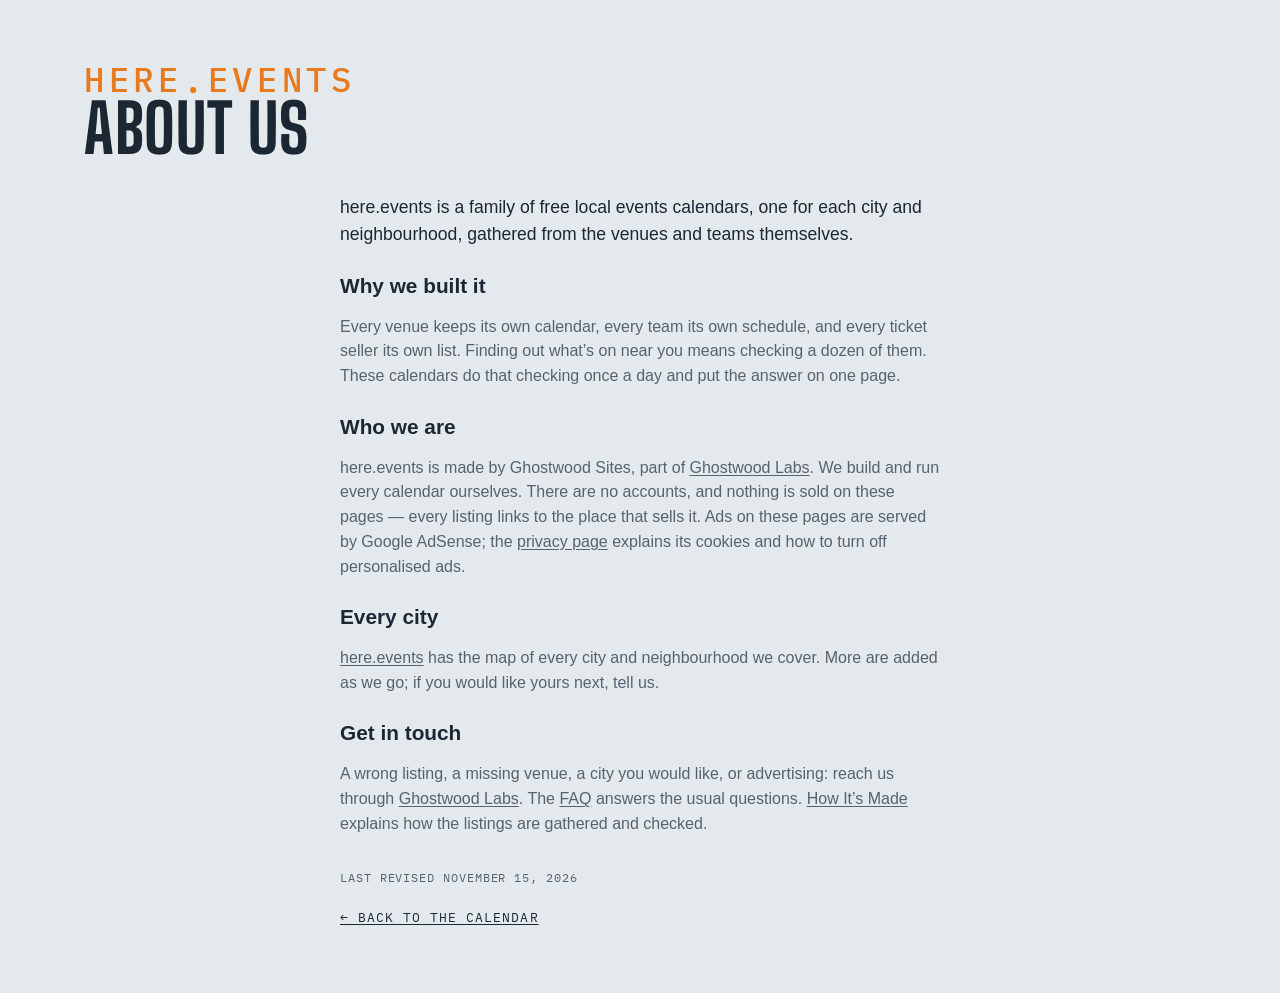
<file: site/about.html>
<!DOCTYPE html>
<html lang="en">
<head>
<meta charset="utf-8">
<meta name="viewport" content="width=device-width, initial-scale=1, viewport-fit=cover">
<meta name="theme-color" media="(prefers-color-scheme: light)" content="#edf1f4">
<meta name="theme-color" media="(prefers-color-scheme: dark)" content="#141a20">
<script>
  try {
    var t = localStorage.getItem('lqa-theme');
    var PHONE = '(max-width: 640px), (pointer: coarse) and (max-height: 500px)';
    if ((t === 'light' || t === 'dark') && !matchMedia(PHONE).matches) document.documentElement.dataset.theme = t;
  } catch (e) { /* no storage — system it is */ }
</script>
<title>About Us — here.events</title>
<meta name="description" content="About here.events: free local events calendars for each city and neighbourhood, gathered from the venues and teams themselves.">
<link rel="canonical" href="https://seattle.here.events/about.html">
<link rel="icon" href="favicon.svg" type="image/svg+xml">
<link rel="preconnect" href="https://fonts.googleapis.com">
<link rel="preconnect" href="https://fonts.gstatic.com" crossorigin>
<link href="https://fonts.googleapis.com/css2?family=Big+Shoulders:opsz,wght@10..72,500;10..72,700&family=IBM+Plex+Mono:wght@400;500&display=swap" rel="stylesheet">
<link rel="stylesheet" href="styles.css?v=__V__">
<script src="city.js?v=__V__"></script>
</head>
<body>

<!-- the Ghostwood Labs mark, drawn once; the masthead and the footer <use> it -->
<svg width="0" height="0" style="position:absolute" aria-hidden="true">
  <symbol id="gw-mark" viewBox="0 0 576 576">
    <g fill="none" stroke="currentColor" stroke-width="24" stroke-linecap="round" stroke-linejoin="round">
      <path d="M300.19 51.03A26 26 0 0 1 275.81 51.03L235.63 29.71A26 26 0 0 0 210.57 30.08L103.63 91.02A26 26 0 0 0 90.5 113.61L90.5 161.4A26 26 0 0 1 77.38 183.98L39.62 205.52A26 26 0 0 0 26.5 228.1L26.5 347.9A26 26 0 0 0 39.62 370.48L77.38 392.02A26 26 0 0 1 90.5 414.6L90.5 462.39A26 26 0 0 0 103.63 484.98L210.57 545.92A26 26 0 0 0 235.63 546.29L275.81 524.97A26 26 0 0 1 300.19 524.97L340.37 546.29A26 26 0 0 0 365.43 545.92L472.37 484.98A26 26 0 0 0 485.5 462.39L485.5 414.6A26 26 0 0 1 498.62 392.02L536.38 370.48A26 26 0 0 0 549.5 347.9L549.5 228.1A26 26 0 0 0 536.38 205.52L498.62 183.98A26 26 0 0 1 485.5 161.4L485.5 113.61A26 26 0 0 0 472.37 91.02L365.43 30.08A26 26 0 0 0 340.37 29.71L300.19 51.03Z"/>
      <path d="M288 57.5L288 177.5"/>
      <path d="M288 518.5L288 403.5"/>
      <path d="M90.5 176.5L144.63 204.58A26 26 0 0 0 169.19 204.26L209.58 181.92A26 26 0 0 0 223 159.17L223 101.5L158.5 137.5"/>
      <path d="M485.5 176.5L431.37 204.58A26 26 0 0 1 406.81 204.26L366.42 181.92A26 26 0 0 1 353 159.17L353 101.5L417.5 137.5"/>
      <path d="M157 211L157 287.5"/>
      <path d="M419 211L419 287.5"/>
      <path d="M90.5 399.5L144.63 371.42A26 26 0 0 1 169.19 371.74L209.58 394.08A26 26 0 0 1 223 416.83L223 474.5L158.5 438.5"/>
      <path d="M485.5 399.5L431.37 371.42A26 26 0 0 0 406.81 371.74L366.42 394.08A26 26 0 0 0 353 416.83L353 474.5L417.5 438.5"/>
      <path d="M26.5 288L92 325.5L92 250.5"/>
      <path d="M549.5 288L484 325.5L484 250.5"/>
    </g>
  </symbol>
</svg>

<!-- About us (Steve, 2026-10-29: "Create an about us section just to the left of FAQ, make it work
     the same"): one shared page for every city, word for word, like the FAQ. Styled by .ad-page. -->
<header class="masthead">
  <div class="masthead-text">
    <p class="eyebrow">here.events</p>
    <h1>About Us</h1>
  </div>
</header>
<main class="ad-page about-page">
  <p class="ad-lead">here.events is a family of free local events calendars, one for each city and neighbourhood, gathered from the venues and teams themselves.</p>

  <h2>Why we built it</h2>
  <p>Every venue keeps its own calendar, every team its own schedule, and every ticket seller its own list. Finding out what’s on near you means checking a dozen of them. These calendars do that checking once a day and put the answer on one page.</p>

  <h2>Who we are</h2>
  <p>here.events is made by Ghostwood Sites, part of <a href="https://ghostwoodlabs.com/" rel="noopener">Ghostwood Labs</a>. We build and run every calendar ourselves. There are no accounts, and nothing is sold on these pages — every listing links to the place that sells it. Ads on these pages are served by Google AdSense; the <a href="https://here.events/privacy/">privacy page</a> explains its cookies and how to turn off personalised ads.</p>

  <h2>Every city</h2>
  <p><a href="https://here.events/">here.events</a> has the map of every city and neighbourhood we cover. More are added as we go; if you would like yours next, tell us.</p>

  <h2>Get in touch</h2>
  <p>A wrong listing, a missing venue, a city you would like, or advertising: reach us through <a href="https://ghostwoodlabs.com/" rel="noopener">Ghostwood Labs</a>. The <a href="faq.html">FAQ</a> answers the usual questions. <a href="how.html">How It’s Made</a> explains how the listings are gathered and checked.</p>

  <p class="ad-revised">Last revised <time datetime="2026-11-15">November 15, 2026</time></p>
  <a class="ad-back" href="./">← Back to the calendar</a>
</main>
</body>
</html>
</file>
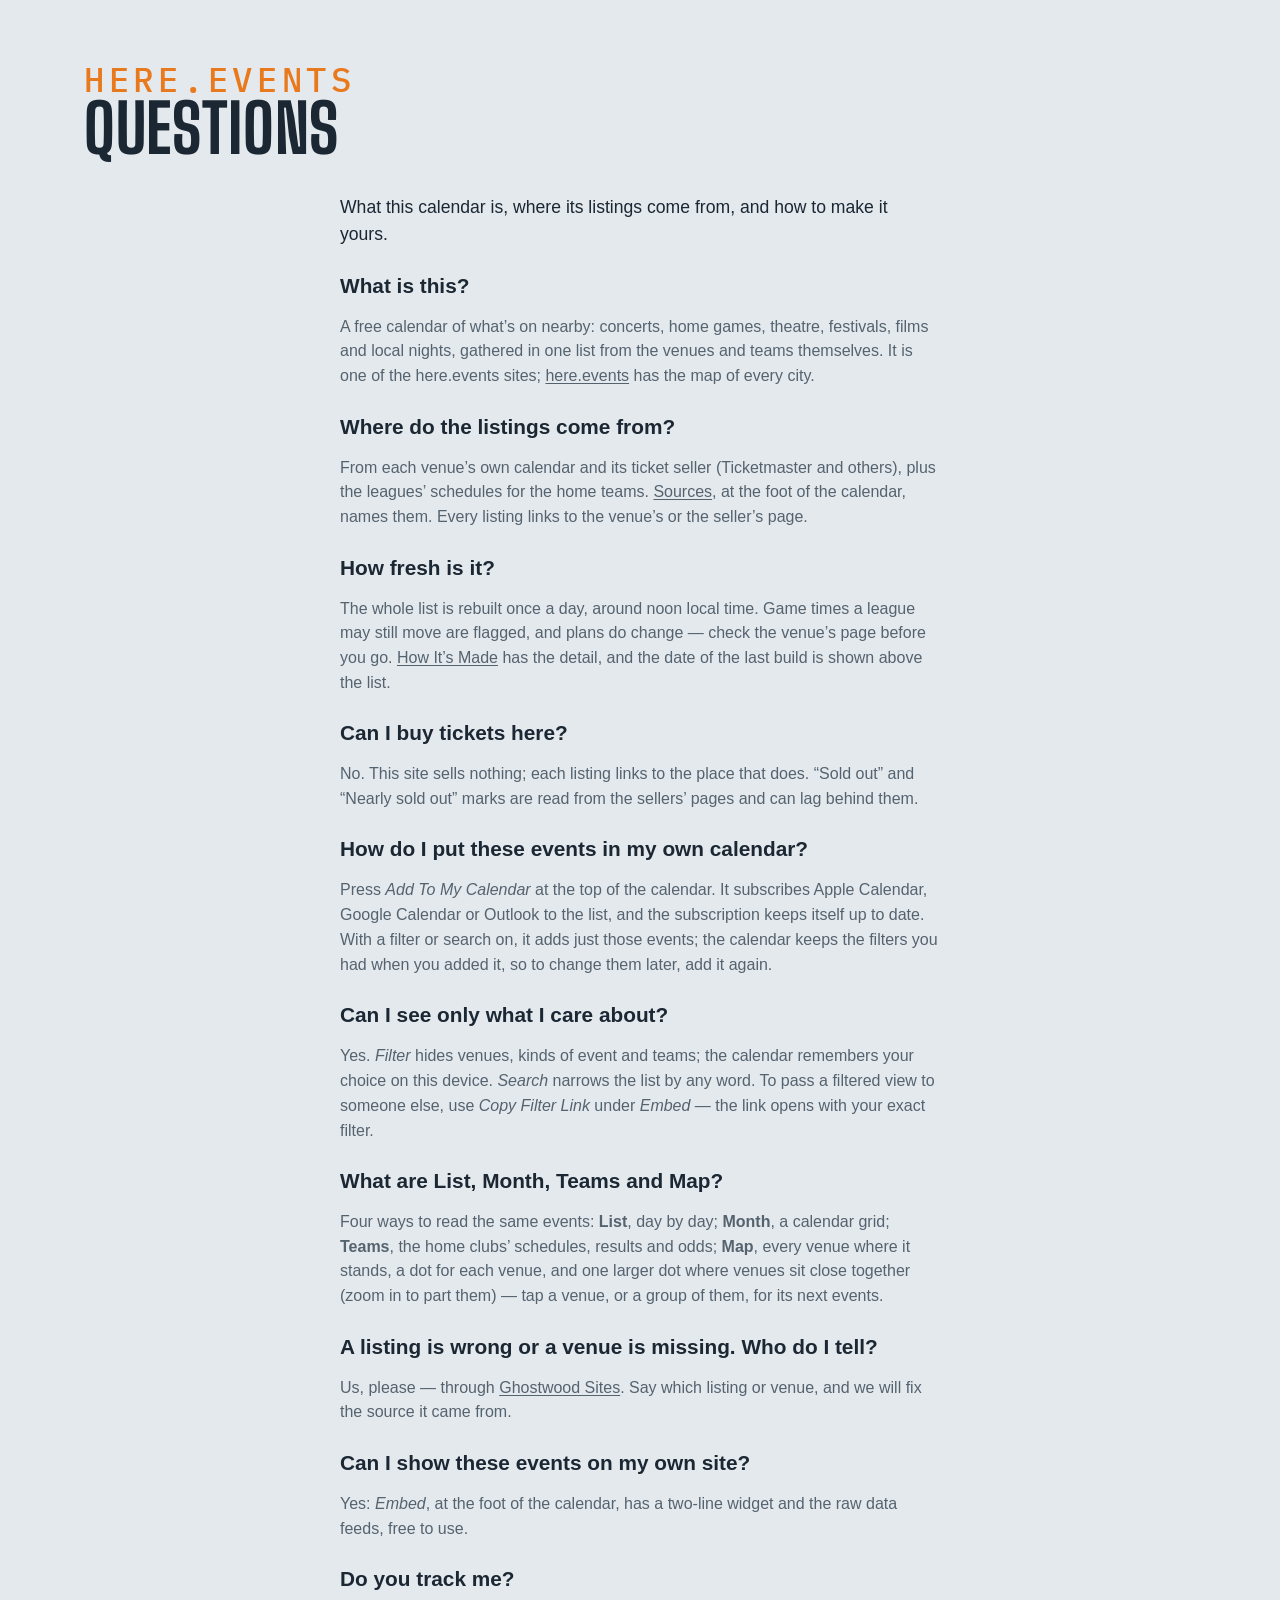
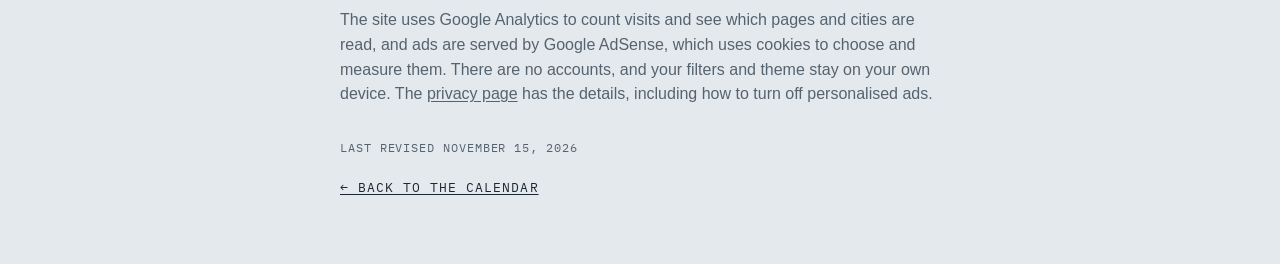
<file: site/faq.html>
<!DOCTYPE html>
<html lang="en">
<head>
<meta charset="utf-8">
<meta name="viewport" content="width=device-width, initial-scale=1, viewport-fit=cover">
<meta name="theme-color" media="(prefers-color-scheme: light)" content="#edf1f4">
<meta name="theme-color" media="(prefers-color-scheme: dark)" content="#141a20">
<script>
  try {
    var t = localStorage.getItem('lqa-theme');
    var PHONE = '(max-width: 640px), (pointer: coarse) and (max-height: 500px)';
    if ((t === 'light' || t === 'dark') && !matchMedia(PHONE).matches) document.documentElement.dataset.theme = t;
  } catch (e) { /* no storage — system it is */ }
</script>
<title>Questions — here.events</title>
<meta name="description" content="Questions about this events calendar: where the listings come from, how fresh they are, and how to put them in your own calendar.">
<link rel="canonical" href="https://seattle.here.events/faq.html">
<link rel="icon" href="favicon.svg" type="image/svg+xml">
<link rel="preconnect" href="https://fonts.googleapis.com">
<link rel="preconnect" href="https://fonts.gstatic.com" crossorigin>
<link href="https://fonts.googleapis.com/css2?family=Big+Shoulders:opsz,wght@10..72,500;10..72,700&family=IBM+Plex+Mono:wght@400;500&display=swap" rel="stylesheet">
<link rel="stylesheet" href="styles.css?v=__V__">
<script src="city.js?v=__V__"></script>
</head>
<body>

<!-- the Ghostwood Labs mark, drawn once; the masthead and the footer <use> it -->
<svg width="0" height="0" style="position:absolute" aria-hidden="true">
  <symbol id="gw-mark" viewBox="0 0 576 576">
    <g fill="none" stroke="currentColor" stroke-width="24" stroke-linecap="round" stroke-linejoin="round">
      <path d="M300.19 51.03A26 26 0 0 1 275.81 51.03L235.63 29.71A26 26 0 0 0 210.57 30.08L103.63 91.02A26 26 0 0 0 90.5 113.61L90.5 161.4A26 26 0 0 1 77.38 183.98L39.62 205.52A26 26 0 0 0 26.5 228.1L26.5 347.9A26 26 0 0 0 39.62 370.48L77.38 392.02A26 26 0 0 1 90.5 414.6L90.5 462.39A26 26 0 0 0 103.63 484.98L210.57 545.92A26 26 0 0 0 235.63 546.29L275.81 524.97A26 26 0 0 1 300.19 524.97L340.37 546.29A26 26 0 0 0 365.43 545.92L472.37 484.98A26 26 0 0 0 485.5 462.39L485.5 414.6A26 26 0 0 1 498.62 392.02L536.38 370.48A26 26 0 0 0 549.5 347.9L549.5 228.1A26 26 0 0 0 536.38 205.52L498.62 183.98A26 26 0 0 1 485.5 161.4L485.5 113.61A26 26 0 0 0 472.37 91.02L365.43 30.08A26 26 0 0 0 340.37 29.71L300.19 51.03Z"/>
      <path d="M288 57.5L288 177.5"/>
      <path d="M288 518.5L288 403.5"/>
      <path d="M90.5 176.5L144.63 204.58A26 26 0 0 0 169.19 204.26L209.58 181.92A26 26 0 0 0 223 159.17L223 101.5L158.5 137.5"/>
      <path d="M485.5 176.5L431.37 204.58A26 26 0 0 1 406.81 204.26L366.42 181.92A26 26 0 0 1 353 159.17L353 101.5L417.5 137.5"/>
      <path d="M157 211L157 287.5"/>
      <path d="M419 211L419 287.5"/>
      <path d="M90.5 399.5L144.63 371.42A26 26 0 0 1 169.19 371.74L209.58 394.08A26 26 0 0 1 223 416.83L223 474.5L158.5 438.5"/>
      <path d="M485.5 399.5L431.37 371.42A26 26 0 0 0 406.81 371.74L366.42 394.08A26 26 0 0 0 353 416.83L353 474.5L417.5 438.5"/>
      <path d="M26.5 288L92 325.5L92 250.5"/>
      <path d="M549.5 288L484 325.5L484 250.5"/>
    </g>
  </symbol>
</svg>

<!-- The FAQ (Steve, 2026-10-28, queued "creating a FAQ page"): one shared page for
     every city, word for word, "here.events" over the heading on every site (Steve,
     2026-10-29: "FAQ doesn't need the city/neighboorhood"). Styled by .ad-page in styles.css, like Advertise. -->
<header class="masthead">
  <div class="masthead-text">
    <p class="eyebrow">here.events</p>
    <h1>Questions</h1>
  </div>
</header>
<main class="ad-page faq-page">
  <p class="ad-lead">What this calendar is, where its listings come from, and how to make it yours.</p>

  <h2>What is this?</h2>
  <p>A free calendar of what’s on nearby: concerts, home games, theatre, festivals, films and local nights, gathered in one list from the venues and teams themselves. It is one of the here.events sites; <a href="https://here.events/">here.events</a> has the map of every city.</p>

  <h2>Where do the listings come from?</h2>
  <p>From each venue’s own calendar and its ticket seller (Ticketmaster and others), plus the leagues’ schedules for the home teams. <a href="sources.html">Sources</a>, at the foot of the calendar, names them. Every listing links to the venue’s or the seller’s page.</p>

  <h2>How fresh is it?</h2>
  <p>The whole list is rebuilt once a day, around noon local time. Game times a league may still move are flagged, and plans do change — check the venue’s page before you go. <a href="how.html">How It’s Made</a> has the detail, and the date of the last build is shown above the list.</p>

  <h2>Can I buy tickets here?</h2>
  <p>No. This site sells nothing; each listing links to the place that does. “Sold out” and “Nearly sold out” marks are read from the sellers’ pages and can lag behind them.</p>

  <h2>How do I put these events in my own calendar?</h2>
  <p>Press <em>Add To My Calendar</em> at the top of the calendar. It subscribes Apple Calendar, Google Calendar or Outlook to the list, and the subscription keeps itself up to date. With a filter or search on, it adds just those events; the calendar keeps the filters you had when you added it, so to change them later, add it again.</p>

  <h2>Can I see only what I care about?</h2>
  <p>Yes. <em>Filter</em> hides venues, kinds of event and teams; the calendar remembers your choice on this device. <em>Search</em> narrows the list by any word. To pass a filtered view to someone else, use <em>Copy Filter Link</em> under <em>Embed</em> — the link opens with your exact filter.</p>

  <h2>What are List, Month, Teams and Map?</h2>
  <p>Four ways to read the same events: <strong>List</strong>, day by day; <strong>Month</strong>, a calendar grid; <strong>Teams</strong>, the home clubs’ schedules, results and odds; <strong>Map</strong>, every venue where it stands, a dot for each venue, and one larger dot where venues sit close together (zoom in to part them) — tap a venue, or a group of them, for its next events.</p>

  <h2>A listing is wrong or a venue is missing. Who do I tell?</h2>
  <p>Us, please — through <a href="https://ghostwoodlabs.com/" rel="noopener">Ghostwood Sites</a>. Say which listing or venue, and we will fix the source it came from.</p>

  <h2>Can I show these events on my own site?</h2>
  <p>Yes: <em>Embed</em>, at the foot of the calendar, has a two-line widget and the raw data feeds, free to use.</p>

  <h2>Do you track me?</h2>
  <p>The site uses Google Analytics to count visits and see which pages and cities are read, and ads are served by Google AdSense, which uses cookies to choose and measure them. There are no accounts, and your filters and theme stay on your own device. The <a href="https://here.events/privacy/">privacy page</a> has the details, including how to turn off personalised ads.</p>

  <p class="ad-revised">Last revised <time datetime="2026-11-15">November 15, 2026</time></p>
  <a class="ad-back" href="./">← Back to the calendar</a>
</main>
</body>
</html>
</file>
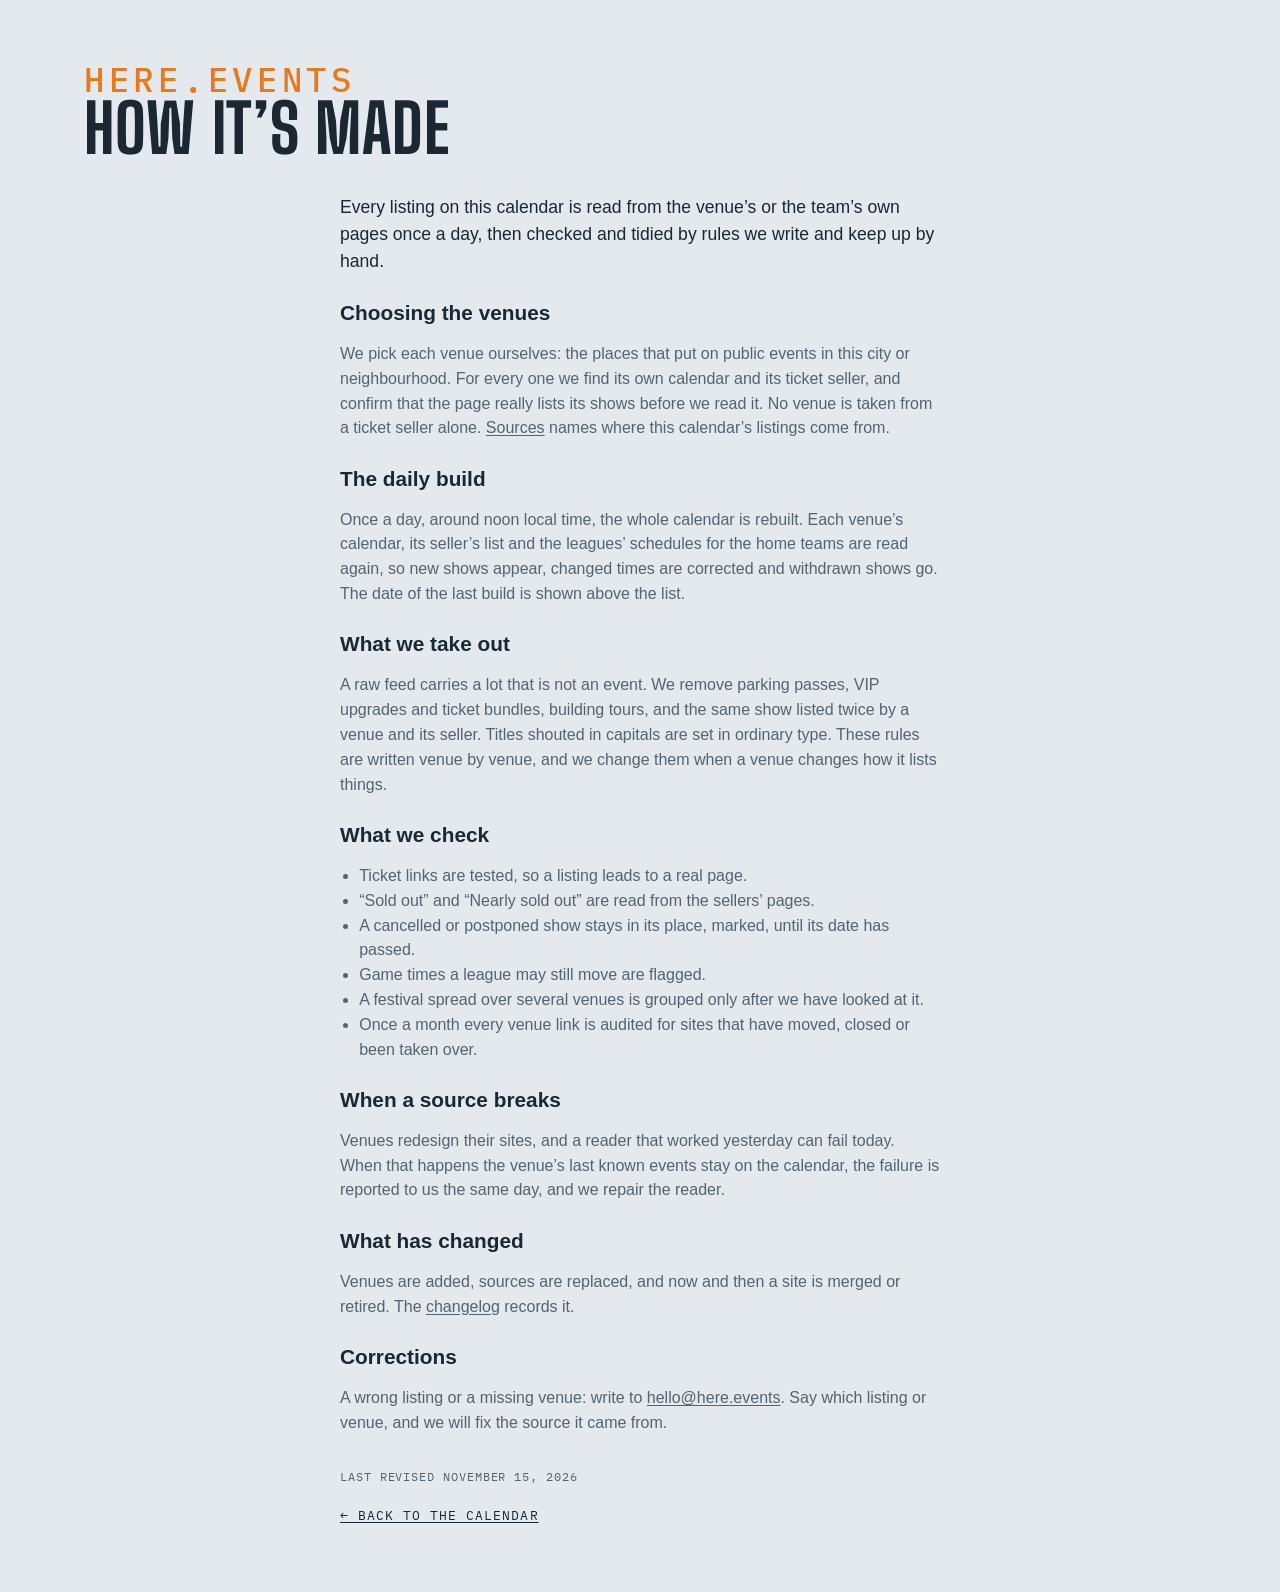
<file: site/how.html>
<!DOCTYPE html>
<html lang="en">
<head>
<meta charset="utf-8">
<meta name="viewport" content="width=device-width, initial-scale=1, viewport-fit=cover">
<meta name="theme-color" media="(prefers-color-scheme: light)" content="#edf1f4">
<meta name="theme-color" media="(prefers-color-scheme: dark)" content="#141a20">
<script>
  try {
    var t = localStorage.getItem('lqa-theme');
    var PHONE = '(max-width: 640px), (pointer: coarse) and (max-height: 500px)';
    if ((t === 'light' || t === 'dark') && !matchMedia(PHONE).matches) document.documentElement.dataset.theme = t;
  } catch (e) {}
</script>
<title>How This Calendar Is Made — here.events</title>
<meta name="description" content="How the here.events calendars are made: which venues are chosen, what is read each day, what is taken out by hand, and what is checked before a listing is published.">
<link rel="canonical" href="https://seattle.here.events/how.html">
<link rel="icon" href="favicon.svg" type="image/svg+xml">
<link rel="preconnect" href="https://fonts.googleapis.com">
<link rel="preconnect" href="https://fonts.gstatic.com" crossorigin>
<link href="https://fonts.googleapis.com/css2?family=Big+Shoulders:opsz,wght@10..72,500;10..72,700&family=IBM+Plex+Mono:wght@400;500&display=swap" rel="stylesheet">
<link rel="stylesheet" href="styles.css?v=__V__">
<script src="city.js?v=__V__"></script>
</head>
<body>

<svg width="0" height="0" style="position:absolute" aria-hidden="true">
  <symbol id="gw-mark" viewBox="0 0 576 576">
    <g fill="none" stroke="currentColor" stroke-width="24" stroke-linecap="round" stroke-linejoin="round">
      <path d="M300.19 51.03A26 26 0 0 1 275.81 51.03L235.63 29.71A26 26 0 0 0 210.57 30.08L103.63 91.02A26 26 0 0 0 90.5 113.61L90.5 161.4A26 26 0 0 1 77.38 183.98L39.62 205.52A26 26 0 0 0 26.5 228.1L26.5 347.9A26 26 0 0 0 39.62 370.48L77.38 392.02A26 26 0 0 1 90.5 414.6L90.5 462.39A26 26 0 0 0 103.63 484.98L210.57 545.92A26 26 0 0 0 235.63 546.29L275.81 524.97A26 26 0 0 1 300.19 524.97L340.37 546.29A26 26 0 0 0 365.43 545.92L472.37 484.98A26 26 0 0 0 485.5 462.39L485.5 414.6A26 26 0 0 1 498.62 392.02L536.38 370.48A26 26 0 0 0 549.5 347.9L549.5 228.1A26 26 0 0 0 536.38 205.52L498.62 183.98A26 26 0 0 1 485.5 161.4L485.5 113.61A26 26 0 0 0 472.37 91.02L365.43 30.08A26 26 0 0 0 340.37 29.71L300.19 51.03Z"/>
      <path d="M288 57.5L288 177.5"/>
      <path d="M288 518.5L288 403.5"/>
      <path d="M90.5 176.5L144.63 204.58A26 26 0 0 0 169.19 204.26L209.58 181.92A26 26 0 0 0 223 159.17L223 101.5L158.5 137.5"/>
      <path d="M485.5 176.5L431.37 204.58A26 26 0 0 1 406.81 204.26L366.42 181.92A26 26 0 0 1 353 159.17L353 101.5L417.5 137.5"/>
      <path d="M157 211L157 287.5"/>
      <path d="M419 211L419 287.5"/>
      <path d="M90.5 399.5L144.63 371.42A26 26 0 0 1 169.19 371.74L209.58 394.08A26 26 0 0 1 223 416.83L223 474.5L158.5 438.5"/>
      <path d="M485.5 399.5L431.37 371.42A26 26 0 0 0 406.81 371.74L366.42 394.08A26 26 0 0 0 353 416.83L353 474.5L417.5 438.5"/>
      <path d="M26.5 288L92 325.5L92 250.5"/>
      <path d="M549.5 288L484 325.5L484 250.5"/>
    </g>
  </symbol>
</svg>

<header class="masthead">
  <div class="masthead-text">
    <p class="eyebrow">here.events</p>
    <h1>How It’s Made</h1>
  </div>
</header>
<main class="ad-page how-page">
  <p class="ad-lead">Every listing on this calendar is read from the venue’s or the team’s own pages once a day, then checked and tidied by rules we write and keep up by hand.</p>

  <h2>Choosing the venues</h2>
  <p>We pick each venue ourselves: the places that put on public events in this city or neighbourhood. For every one we find its own calendar and its ticket seller, and confirm that the page really lists its shows before we read it. No venue is taken from a ticket seller alone. <a href="sources.html">Sources</a> names where this calendar’s listings come from.</p>

  <h2>The daily build</h2>
  <p>Once a day, around noon local time, the whole calendar is rebuilt. Each venue’s calendar, its seller’s list and the leagues’ schedules for the home teams are read again, so new shows appear, changed times are corrected and withdrawn shows go. The date of the last build is shown above the list.</p>

  <h2>What we take out</h2>
  <p>A raw feed carries a lot that is not an event. We remove parking passes, VIP upgrades and ticket bundles, building tours, and the same show listed twice by a venue and its seller. Titles shouted in capitals are set in ordinary type. These rules are written venue by venue, and we change them when a venue changes how it lists things.</p>

  <h2>What we check</h2>
  <ul>
    <li>Ticket links are tested, so a listing leads to a real page.</li>
    <li>“Sold out” and “Nearly sold out” are read from the sellers’ pages.</li>
    <li>A cancelled or postponed show stays in its place, marked, until its date has passed.</li>
    <li>Game times a league may still move are flagged.</li>
    <li>A festival spread over several venues is grouped only after we have looked at it.</li>
    <li>Once a month every venue link is audited for sites that have moved, closed or been taken over.</li>
  </ul>

  <h2>When a source breaks</h2>
  <p>Venues redesign their sites, and a reader that worked yesterday can fail today. When that happens the venue’s last known events stay on the calendar, the failure is reported to us the same day, and we repair the reader.</p>

  <h2>What has changed</h2>
  <p>Venues are added, sources are replaced, and now and then a site is merged or retired. The <a href="https://here.events/changelog/">changelog</a> records it.</p>

  <h2>Corrections</h2>
  <p>A wrong listing or a missing venue: write to <a href="mailto:hello@here.events">hello@here.events</a>. Say which listing or venue, and we will fix the source it came from.</p>

  <p class="ad-revised">Last revised <time datetime="2026-11-15">November 15, 2026</time></p>
  <a class="ad-back" href="./">← Back to the calendar</a>
</main>
</body>
</html>
</file>
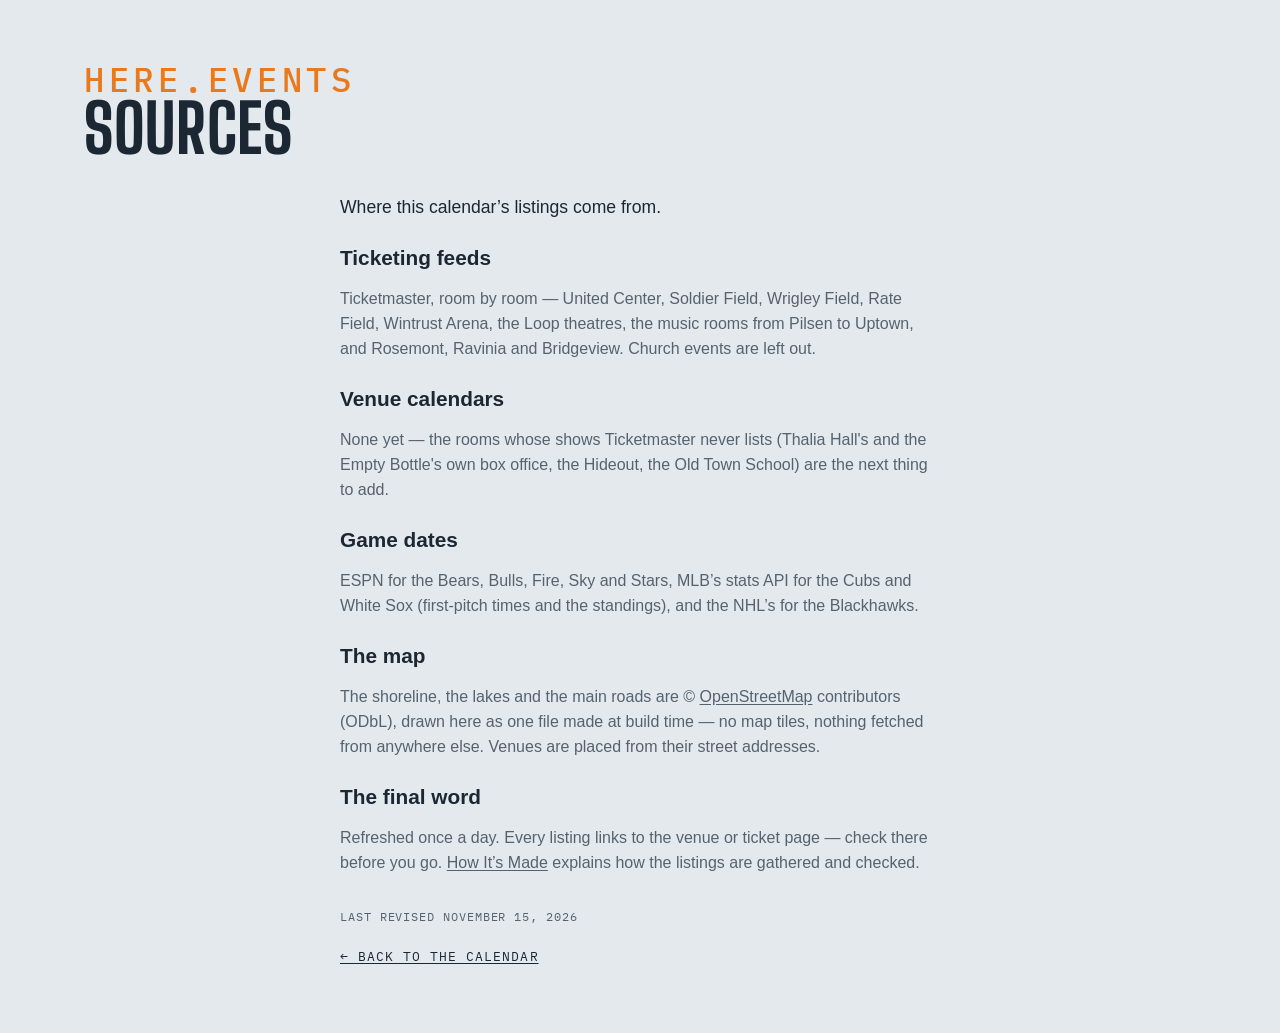
<file: site/sources.html>
<!DOCTYPE html>
<html lang="en">
<head>
<meta charset="utf-8">
<meta name="viewport" content="width=device-width, initial-scale=1, viewport-fit=cover">
<meta name="theme-color" media="(prefers-color-scheme: light)" content="#edf1f4">
<meta name="theme-color" media="(prefers-color-scheme: dark)" content="#141a20">
<script>
  try {
    var t = localStorage.getItem('lqa-theme');
    var PHONE = '(max-width: 640px), (pointer: coarse) and (max-height: 500px)';
    if ((t === 'light' || t === 'dark') && !matchMedia(PHONE).matches) document.documentElement.dataset.theme = t;
  } catch (e) { /* no storage — system it is */ }
</script>
<title>Sources — here.events</title>
<meta name="description" content="Where this events calendar’s listings come from: the ticket sellers, the venues’ own calendars and the leagues’ schedules.">
<link rel="icon" href="favicon.svg" type="image/svg+xml">
<link rel="preconnect" href="https://fonts.googleapis.com">
<link rel="preconnect" href="https://fonts.gstatic.com" crossorigin>
<link href="https://fonts.googleapis.com/css2?family=Big+Shoulders:opsz,wght@10..72,500;10..72,700&family=IBM+Plex+Mono:wght@400;500&display=swap" rel="stylesheet">
<link rel="stylesheet" href="styles.css?v=__V__">
<script src="city.js?v=__V__"></script>
</head>
<body>

<!-- the Ghostwood Labs mark, drawn once; the masthead and the footer <use> it -->
<svg width="0" height="0" style="position:absolute" aria-hidden="true">
  <symbol id="gw-mark" viewBox="0 0 576 576">
    <g fill="none" stroke="currentColor" stroke-width="24" stroke-linecap="round" stroke-linejoin="round">
      <path d="M300.19 51.03A26 26 0 0 1 275.81 51.03L235.63 29.71A26 26 0 0 0 210.57 30.08L103.63 91.02A26 26 0 0 0 90.5 113.61L90.5 161.4A26 26 0 0 1 77.38 183.98L39.62 205.52A26 26 0 0 0 26.5 228.1L26.5 347.9A26 26 0 0 0 39.62 370.48L77.38 392.02A26 26 0 0 1 90.5 414.6L90.5 462.39A26 26 0 0 0 103.63 484.98L210.57 545.92A26 26 0 0 0 235.63 546.29L275.81 524.97A26 26 0 0 1 300.19 524.97L340.37 546.29A26 26 0 0 0 365.43 545.92L472.37 484.98A26 26 0 0 0 485.5 462.39L485.5 414.6A26 26 0 0 1 498.62 392.02L536.38 370.48A26 26 0 0 0 549.5 347.9L549.5 228.1A26 26 0 0 0 536.38 205.52L498.62 183.98A26 26 0 0 1 485.5 161.4L485.5 113.61A26 26 0 0 0 472.37 91.02L365.43 30.08A26 26 0 0 0 340.37 29.71L300.19 51.03Z"/>
      <path d="M288 57.5L288 177.5"/>
      <path d="M288 518.5L288 403.5"/>
      <path d="M90.5 176.5L144.63 204.58A26 26 0 0 0 169.19 204.26L209.58 181.92A26 26 0 0 0 223 159.17L223 101.5L158.5 137.5"/>
      <path d="M485.5 176.5L431.37 204.58A26 26 0 0 1 406.81 204.26L366.42 181.92A26 26 0 0 1 353 159.17L353 101.5L417.5 137.5"/>
      <path d="M157 211L157 287.5"/>
      <path d="M419 211L419 287.5"/>
      <path d="M90.5 399.5L144.63 371.42A26 26 0 0 1 169.19 371.74L209.58 394.08A26 26 0 0 1 223 416.83L223 474.5L158.5 438.5"/>
      <path d="M485.5 399.5L431.37 371.42A26 26 0 0 0 406.81 371.74L366.42 394.08A26 26 0 0 0 353 416.83L353 474.5L417.5 438.5"/>
      <path d="M26.5 288L92 325.5L92 250.5"/>
      <path d="M549.5 288L484 325.5L484 250.5"/>
    </g>
  </symbol>
</svg>

<!-- The sources (Steve, 2026-10-29: "make it work like FAQ"): moved here from the footer's
     floating panel. "here.events" over the heading like the FAQ, but the text below is this
     city's own — each city keeps its own sources.html. Styled by .ad-page in styles.css. -->
<header class="masthead">
  <div class="masthead-text">
    <p class="eyebrow">here.events</p>
    <h1>Sources</h1>
  </div>
</header>
<main class="ad-page sources-page">
  <p class="ad-lead">Where this calendar’s listings come from.</p>

  <h2>Ticketing feeds</h2>
  <p>Ticketmaster, room by room — United Center, Soldier Field, Wrigley Field, Rate Field, Wintrust Arena, the Loop theatres, the music rooms from Pilsen to Uptown, and Rosemont, Ravinia and Bridgeview. Church events are left out.</p>

  <h2>Venue calendars</h2>
  <p>None yet — the rooms whose shows Ticketmaster never lists (Thalia Hall's and the Empty Bottle's own box office, the Hideout, the Old Town School) are the next thing to add.</p>

  <h2>Game dates</h2>
  <p>ESPN for the Bears, Bulls, Fire, Sky and Stars, MLB’s stats API for the Cubs and White Sox (first-pitch times and the standings), and the NHL’s for the Blackhawks.</p>

  <h2>The map</h2>
  <p>The shoreline, the lakes and the main roads are © <a href="https://www.openstreetmap.org/copyright" target="_blank" rel="noopener">OpenStreetMap</a> contributors (ODbL), drawn here as one file made at build time — no map tiles, nothing fetched from anywhere else. Venues are placed from their street addresses.</p>

  <h2>The final word</h2>
  <p>Refreshed once a day. Every listing links to the venue or ticket page — check there before you go. <a href="how.html">How It’s Made</a> explains how the listings are gathered and checked.</p>

  <p class="ad-revised">Last revised <time datetime="2026-11-15">November 15, 2026</time></p>
  <a class="ad-back" href="./">← Back to the calendar</a>
</main>
</body>
</html>
</file>
<file: site/styles.css>
/* Lower Queen Anne Events — overcast-sky palette, marquee display type. */

:root {
  --sky: #e4e9ed;        /* overcast paper (a step down from #edf1f4, Steve 2026-10-12: "a little less glaring") */
  --mist: #f7f9fb;       /* card surface (was pure white) */
  --ink: #1b2733;        /* Puget ink */
  --ink-soft: #55636f;
  --ink-bright: #1b2733; /* the logo: pure white in the dark palette, ink here */
  --line: #c3ccd4;
  --gold: #e8791d;       /* Space Needle "Galaxy Gold" */
  --gold-soft: #fbe9d8;
  /* Color coding is muted (a step back from the pure primaries) and each
     group keeps to its own family so a dot or stripe reads as what it is:
     venues are cool (blue → violet → teal), event types are warm (yellow →
     orange → red → pink). */
  /* venue hues (chips, grid ticks, agenda tags): a sweep from teal through
     blue and violet to magenta, neighbors alternating light and dark */
  /* all three families sit a step back from the pure primaries: the same
     hues, less glare, so the stripes and ticks read after the titles */
  --v-randall: #9e2e2e; --v-kohl: #2e9e4f; --v-coliseum: #6f2e9e; --v-fieldhouse: #9e902e; --v-breese: #2e8b9e; --v-alliant: #9e2e6b; /* the rooms, one hue each (city.js cssVar), spread round the wheel */
  --v-sylvee: #4a9e2e; --v-overture: #332e9e; --v-orpheum: #9e532e; --v-barrymore: #2e9e74; --v-majestic: #952e9e; --v-highnoon: #879e2e;
  --venue-text: 72%;     /* how much of the venue hue the card's venue label keeps (light mode) */
  --tint: 26%;           /* the venue wash behind a series card (light mode; 13% in the dark palette) */
  --row-a: #f3f6f8; --row-b: #d6dde3; /* the list's rows alternate light and dark grey; only a series keeps its venue's hue (Steve, 2026-10-20) */
  /* event-type hues (calendar ticks, agenda right edge): concerts salmon and
     arts crimson keep clear of the brand orange; movies slate = "quiet" */
  --t-concert: #d9664f;
  --t-sports: #d4b106;
  --t-arts: #b8303f;
  --t-movie: #7a8a99;
  --t-community: #d63f9c;
  --t-expo: #2a9d8f;      /* conventions & expos: turquoise, the one hue the types didn't use */
  --t-bar: #c28a12;       /* bar nights: amber, an ale between the sports yellow and concert salmon */
  --alert: #e02b26;       /* cancelled / postponed notes: plain bright red */
  --barh-base: 3.4rem;   /* the pinned filter bar's height (chips 2.25rem + padding) */
  --titleh: 1.7rem;      /* the bar's title line (1.2rem + .5rem gap), added while scrolled */
  --barh: var(--barh-base); /* what the sticky things below the bar offset by */
  --rule: color-mix(in srgb, var(--line), var(--ink-soft)); /* list dividers: a step brighter than --line */
  /* the scorebug (the live game block, .tf-bug): a light panel in this theme, the broadcast's charcoal in the dark one (Steve, 2026-10-12: the charcoal panel on the light card looked bad) */
  --bug-bg: #f9fafb; --bug-frame: #c9d2da; --bug-ink: #1b2733; --bug-soft: #55636f; --bug-dim: #7c8894; --bug-rowline: #d5dce3; --bug-off: #b3bcc5; --bug-muted: #6b7784; --bug-score-bg: #ffffff; --bug-shadow: rgba(15, 25, 35, .10); --bug-redzone: #c8261f;
  --bug-bw: 1px; --frame: var(--line); --frame-w: 1px; /* the game block's frame and the bug's rules: hairlines in the card's line colour here, the 2px broadcast frame in the dark theme (Steve, 2026-10-12: "soften … the borders in general") */
  --cell-mix: 22%; --cell-ink: var(--ink); --cell-bar: 4px; --cell-shadow: none; /* the bug's team cells: a wash of the club colour with a bar of it at the left and ink type, instead of the solid cell ("soften the colors here") */
  --tick-mix: var(--ink); --tick-pct: 65%; /* the refresh countdown ring: the club's colour mixed toward ink here, toward white on the dark ground (the mix itself is written in the .tf-refresh rule: a token holding var(--team-2) would resolve here on :root, where no club colour exists, and come out empty) */
  --dot: color-mix(in srgb, var(--ink-soft) 40%, transparent); /* the dotted underline under the watch strip's links */
  --display: "Big Shoulders", "Arial Narrow", sans-serif;
  --body: -apple-system, BlinkMacSystemFont, "Segoe UI", "Helvetica Neue", sans-serif;
  --mono: "IBM Plex Mono", ui-monospace, Menlo, monospace;
}
/* Dark palette. Applies when the system prefers dark and the visitor hasn't
   picked Light, or whenever they've picked Dark (the toggle sets
   data-theme on <html>; "system" leaves it unset). The two blocks must
   stay identical — CSS has no way to give one ruleset two unrelated
   conditions. */
@media (prefers-color-scheme: dark) {
  :root:not([data-theme="light"]) {
    color-scheme: dark;
    --sky: #141a20; --mist: #1d252e; --ink: #e8edf1; --ink-soft: #9aa7b2; --ink-bright: #ffffff;
    --line: #333f4a; --gold: #f08a33; --gold-soft: #3a2a1a;
    --v-randall: #ea8686; --v-kohl: #86eaa3; --v-coliseum: #c086ea; --v-fieldhouse: #eadd86; --v-breese: #86d9ea; --v-alliant: #ea86bc; /* the rooms, one hue each (city.js cssVar), spread round the wheel */
    --v-sylvee: #9fea86; --v-overture: #8a86ea; --v-orpheum: #eaa786; --v-barrymore: #86eac4; --v-majestic: #e186ea; --v-highnoon: #d5ea86;
    --venue-text: 100%; --tint: 13%;
    --row-a: #1e252c; --row-b: #2c343c;
    --t-concert: #f0806a; --t-sports: #f2d21b; --t-arts: #d63a4f;
    --t-movie: #8b9db0; --t-community: #e660a8; --t-expo: #4fd1c5; --t-bar: #e3ad3c; --alert: #ff4b3e;
    --bug-bg: #2b2d30; --bug-frame: #c9cdd2; --bug-ink: #f4f4f4; --bug-soft: #d5d8dc; --bug-dim: #b9bec4; --bug-rowline: #5c6167; --bug-off: #6a6d72; --bug-muted: #4a4f56; --bug-score-bg: #fafafa; --bug-shadow: rgba(0, 0, 0, .35); --bug-redzone: #ff7b7b;
  --bug-bw: 2px; --frame: var(--ink-soft); --frame-w: 2px; --cell-mix: 100%; --cell-ink: #fff; --cell-bar: 0px; --cell-shadow: 0 1px 2px rgba(0, 0, 0, .5);
    --bug-bw: 2px; --frame: var(--ink-soft); --frame-w: 2px; --cell-mix: 100%; --cell-ink: #fff; --cell-bar: 0px; --cell-shadow: 0 1px 2px rgba(0, 0, 0, .5);
    --tick-mix: white; --tick-pct: 45%;
    --dot: color-mix(in srgb, var(--ink-soft) 60%, transparent);
  }
}
:root[data-theme="dark"] {
  color-scheme: dark;
  --sky: #141a20; --mist: #1d252e; --ink: #e8edf1; --ink-soft: #9aa7b2; --ink-bright: #ffffff;
  --line: #333f4a; --gold: #f08a33; --gold-soft: #3a2a1a;
  --v-randall: #ea8686; --v-kohl: #86eaa3; --v-coliseum: #c086ea; --v-fieldhouse: #eadd86; --v-breese: #86d9ea; --v-alliant: #ea86bc; /* the rooms, one hue each (city.js cssVar), spread round the wheel */
  --v-sylvee: #9fea86; --v-overture: #8a86ea; --v-orpheum: #eaa786; --v-barrymore: #86eac4; --v-majestic: #e186ea; --v-highnoon: #d5ea86;
  --venue-text: 100%; --tint: 13%;
  --row-a: #1e252c; --row-b: #2c343c;
  --t-concert: #f0806a; --t-sports: #f2d21b; --t-arts: #d63a4f;
  --t-movie: #8b9db0; --t-community: #e660a8; --t-expo: #4fd1c5; --t-bar: #e3ad3c; --alert: #ff4b3e;
  --bug-bg: #2b2d30; --bug-frame: #c9cdd2; --bug-ink: #f4f4f4; --bug-soft: #d5d8dc; --bug-dim: #b9bec4; --bug-rowline: #5c6167; --bug-off: #6a6d72; --bug-muted: #4a4f56; --bug-score-bg: #fafafa; --bug-shadow: rgba(0, 0, 0, .35); --bug-redzone: #ff7b7b;
  --tick-mix: white; --tick-pct: 45%;
  --dot: color-mix(in srgb, var(--ink-soft) 60%, transparent);
}
:root[data-theme="light"] { color-scheme: light; }

* { box-sizing: border-box; }
html { scroll-behavior: smooth; overflow-x: clip; } /* clip: the footer bleeds to the viewport edges */
@media (prefers-reduced-motion: reduce) { html { scroll-behavior: auto; } }
/* the page is 62rem wide, and steps wider on big screens so event names
   get a single line: the calendar column is fixed, so all of the extra
   width goes to the cards (the footer line follows) */
:root { --pagew: 62rem; }
@media (min-width: 1180px) { :root { --pagew: 72rem; } }
@media (min-width: 1360px) { :root { --pagew: 80rem; } }
body {
  /* no bottom padding: the sticky footer is the page's last thing, and any
     padding here would show as a blank band under it once the list is short.
     A column flex at least a viewport tall, so a short page (the Teams view
     with one team) still puts the footer at the bottom edge */
  display: flex; flex-direction: column; min-height: 100vh; min-height: 100dvh;
  margin: 0 auto; padding: 0 1.25rem; max-width: var(--pagew);
  background: var(--sky); color: var(--ink);
  font: 16px/1.55 var(--body);
}
/* flex items refuse to shrink below their content's minimum width, so one
   unwrappable line (a TV listing, the compact bar's title) would push a whole
   section past a phone's edge; let them shrink like blocks */
body > * { min-width: 0; }
a { color: inherit; text-underline-offset: 2px; }
:focus-visible { outline: 2px solid var(--ink-soft); outline-offset: 2px; }

/* ---- masthead ---- */
.masthead {
  display: flex; flex-wrap: wrap; gap: 1.5rem; align-items: flex-end;
  justify-content: space-between; padding: 2.5rem 0 1rem;
}
.eyebrow {
  font-family: var(--mono); font-size: .8rem; letter-spacing: .12em;
  text-transform: uppercase; color: var(--gold); margin: 0 0 .3rem;
}
h1 {
  font-family: var(--display); font-weight: 700; font-size: clamp(2.6rem, 7vw, 4.2rem);
  line-height: .92; text-transform: uppercase; letter-spacing: .01em; margin: 0;
}
.masthead-text { min-width: 0; max-width: 100%; } /* a flex item would grow to its widest line and push past a phone's edge */
/* "More Cities" (See All until 2026-10-13, Other Places until 2026-10-18): the pill before the theme pill, to the same map (Steve, 2026-10-12); in the pinned bar the chip's text folds away and the map glyph stays */
/* Add To My Calendar: the first of the masthead's tools (Steve, 2026-10-26, "should move here" — beside More Cities; in the bar from 2026-09-16 until then), sized like the More Cities pill beside it */
.masthead-tools #subscribeBtn { order: 3; display: inline-flex; align-items: center; gap: .45rem; min-height: calc(1.7rem + 8px); padding: 0 .95em; }
.masthead-tools #subscribeBtn svg { width: 1rem; height: 1rem; flex: none; }
.masthead-tools #subscribeBtn:hover { border-color: var(--ink-soft); }
.bar-title .masthead-tools #subscribeBtn { min-height: 1.7rem; padding: 0 .5em; } /* icon-only in the title line, like the pill (the label rule is .bar-title .masthead-tools .chip span) */
.masthead-tools .see-all { order: 4; display: inline-flex; align-items: center; gap: .45rem; min-height: calc(1.7rem + 8px); padding: 0 .95em; text-decoration: none; }
.masthead-tools .see-all svg { width: 1rem; height: 1rem; fill: none; stroke: currentColor; stroke-width: 1.6; stroke-linejoin: round; stroke-linecap: round; }
.masthead-tools .see-all:hover { border-color: var(--ink-soft); }
.bar-title .masthead-tools .see-all { min-height: 1.7rem; padding: 0 .5em; }
/* the mark and the name as one thing: the mark stretches to the text's
   height (eyebrow + title) and keeps square, in the footer mark's white */
.masthead { --mast-title: clamp(2.6rem, 7vw, 4.2rem); } /* the title's size; the eyebrow and the mark are cut from it */
.masthead h1 { font-size: var(--mast-title); }
/* the picture (Steve, 2026-09-21: line art, the Needle's crown the focus):
   the top of the Space Needle from the Highsmith aerial, traced to single
   smooth lines at build (a gradient-magnitude pass over the photo, see the
   memory note), a 4.5:1 window from the spire tip to the Queen Anne treeline
   with the Needle centred and the Cascades ridge behind
   (design/lqa-masthead-lines-gen.py). The
   drawing is a luminance mask (masthead-lines.png, white = line) over a box
   of ink, so the lines are the palette's own ink in either theme. A band
   behind the masthead, the Needle toward the right, dissolving into the page
   on every side — no hard edge where the art stops (Steve, 2026-09-21) */
.masthead { min-height: 11rem; overflow: hidden; isolation: isolate; } /* a slim band (Steve, 2026-09-20: minimal) */
.masthead-photo { /* the drawing fills the gap between the name and the theme pill (Steve, 2026-10-05: "in all the modes try to make it fill this space"): a flex item between them, as tall as the band (the negative margins reach over the band's padding) */
  order: 1; flex: 1 1 0; align-self: stretch; min-width: 0; z-index: -1;
  margin: -2.5rem 0 -1rem; pointer-events: none;
  background: #fff; opacity: .9; /* white lines on the dark palette, black on the light one (Steve: "white and black with antialiasing") */
  -webkit-mask-image: url(masthead-lines.png), linear-gradient(to right, transparent 0%, #000 10%, #000 92%, transparent 100%), linear-gradient(to bottom, #000 0%, #000 58%, transparent 100%);
  mask-image: url(masthead-lines.png), linear-gradient(to right, transparent 0%, #000 10%, #000 92%, transparent 100%), linear-gradient(to bottom, #000 0%, #000 58%, transparent 100%);
  -webkit-mask-size: auto 100%, 100% 100%, 100% 100%; mask-size: auto 100%, 100% 100%, 100% 100%; /* the drawing at the band's height, however wide the gap: the Needle stays whole, the ridge beside it shows as far as the gap allows */
  -webkit-mask-position: 50% 0%, 0 0, 0 0; mask-position: 50% 0%, 0 0, 0 0; /* the Needle is at the drawing's centre, so its spire is the centre of the gap at every width (Steve, 2026-10-05: "make the center the top of the needle") */
  -webkit-mask-repeat: no-repeat; mask-repeat: no-repeat;
  mask-mode: luminance, alpha, alpha;
  -webkit-mask-composite: source-in; mask-composite: intersect;
}
.masthead-tools { order: 2; }
:root[data-theme="light"] .masthead-photo { background: #000; opacity: .7; }
@media (prefers-color-scheme: light) { :root:not([data-theme="dark"]) .masthead-photo { background: #000; opacity: .7; } }
.masthead-text { position: relative; }
.masthead .eyebrow { font-size: calc(var(--mast-title) * .5); font-weight: 500; letter-spacing: .14em; margin-bottom: .1rem; line-height: 1; } /* "Seattle": half the title's size (Steve, 2026-09-16: twice the quarter it was), a shade bolder */
/* the masthead's tools (Steve, 2026-09-14): Add To My Calendar (back here
   2026-10-26), the More Cities pill and the theme pill at the masthead's
   right end — the bar below keeps its room for the switch, filters, search,
   the clubs and the season calendar chip */
.masthead { position: relative; }
.masthead-tools { display: flex; align-items: center; gap: .6rem; flex: none; margin-left: auto; }
.sub { color: var(--ink-soft); max-width: 34rem; margin: .8rem 0 0; }

.updated { /* the "Updated …" stamp: an eyebrow line under the title, spaced like the one above it */
  margin: .3rem 0 0; min-height: 1em;
}
/* Solid-ink pill with the page background as its text — a dark pill in
   light mode, a light one in dark — softened on hover (the event sheet's
   Tickets button). */
.btn-cal {
  display: inline-flex; align-items: center; gap: .55em; margin: auto 0;
  font: 600 1rem/1 var(--body); color: var(--sky); background: var(--ink);
  border: 0; border-radius: 999px; padding: .85em 1.4em .85em 1.15em; cursor: pointer;
  transition: background .15s, color .15s;
}
.btn-cal svg { width: 1.15em; height: 1.15em; flex: none; }
.btn-cal:hover { background: var(--ink-soft); color: var(--sky); }
/* the subscribe pop: app.js placeSubscribePop fixes it under the masthead's
   Add To My Calendar button (right edges aligned); these are the fallback
   position and the look */
.pop {
  position: absolute; right: 0; top: calc(100% + 1.1rem); z-index: 10;
  width: min(18rem, 100%); background: var(--mist); border: 1px solid var(--line);
  border-radius: 8px; padding: 1rem 1.1rem; box-shadow: 0 8px 28px rgba(15, 25, 35, .18);
  font-size: .92rem;
}
.pop p { margin: 0 0 .6rem; }
.pop > :last-child { margin-bottom: 0; }
/* everything in the pop sits on one centre line: the checkbox row, the
   three named calendar tiles, the QR / Copy Link chips, then the note */
.pop-tiles { display: grid; grid-template-columns: repeat(3, 4.6rem); justify-content: center; gap: .6rem; margin: 0 0 .7rem; }
.pop-tools { display: flex; justify-content: center; gap: .5rem; margin: 0 0 .9rem; }
.pop-tools .chip { display: inline-flex; align-items: center; gap: .4rem; text-decoration: none; padding: .45em .85em; }
.pop-tools .chip svg { width: 1rem; height: 1rem; flex: none; color: var(--gold); }
.pop-tools .chip:hover { border-color: var(--ink-soft); }
/* Copy Link: a check replaces the icon for a moment after copying */
.pop-tools .chip.is-done svg { display: none; }
.pop-tools .chip.is-done::before { content: "✓"; font-weight: 700; line-height: 1; }
.qr-panel { text-align: center; margin-bottom: .6rem; }
#qrImg {
  display: inline-block; width: 170px; height: 170px;
  background: #fff; padding: 6px; border-radius: 8px;
}
#qrImg svg { display: block; width: 100%; height: 100%; }
/* a tile: the service's icon over its name */
.tile {
  display: grid; justify-items: center; gap: .4rem;
  padding: .6rem .3rem .5rem; border: 1px solid var(--line); border-radius: 10px;
  background: var(--sky); text-decoration: none; color: var(--ink-soft);
}
.tile-logo { width: 2.4rem; height: 2.4rem; border-radius: 8px; object-fit: contain; }
.tile span { font-family: var(--mono); font-size: .62rem; text-transform: uppercase; letter-spacing: .08em; line-height: 1; }
.tile:hover { border-color: var(--ink-soft); color: var(--ink); }
/* ---- filter bar: one row of matching chips ---- */
/* Funnel (filters), Reset, Copy link, Add To Calendar, then the theme toggle
   at the right end. position: relative makes the bar the box the subscribe
   pop hangs from. */
.filterbar {
  display: flex; flex-wrap: nowrap; gap: .6rem; align-items: center;
  margin: .75rem 0 0; position: relative;
}
.filterbar > * { flex-shrink: 0; }
.filterbar .chip {
  display: inline-flex; align-items: center; gap: .45rem; min-height: 2.25rem;
  position: relative; /* for the visually-hidden labels in .is-tight */
}
.filterbar .chip svg { width: 1rem; height: 1rem; flex: none; }
.filterbar .chip:not(:disabled):hover { border-color: var(--ink-soft); }
/* the funnel's chevron is the panel's open/closed indicator. Its outline is
   deliberately the same whether or not a filter is active — Reset lighting
   up is the "something's filtered" signal. */
/* The bar can't wrap. When its content wouldn't fit — app.js measures and
   sets .is-tight — the view switch's words go (see .view-toggle); the labeled
   Add To My Calendar chip that used to shed its label here left the bar for
   the masthead 2026-10-26. */
/* the Teams chip is a switch: solid while its view is on show */
/* the view switch: list | month | home teams, a three-stop pill like the theme's (same rules, .view-toggle) */
.view-toggle[data-active="month"] .theme-knob { left: calc(3px + var(--tt)); }
.view-toggle[data-active="teams"] .theme-knob { left: calc(3px + 2 * var(--tt)); }
.view-toggle button[aria-checked="true"] { color: var(--sky); }
/* while the Teams view is up the agenda's own controls step aside — the
   filters, search, the Today floater, Add To Calendar and the phone's calendar chip */
html.teams-open .search-wrap,
html.teams-open .cal-toggle { display: none; } /* Add To Calendar stays: in Teams mode it offers the club's season feed */
html.teams-open #calToday { display: none; }
.cal-side:not(.is-float) .cal { margin-bottom: 1.6rem; } /* room for the TODAY tab below the docked card */
/* the search box: a chip that takes typing, a magnifier at its right end and
   no placeholder; it gives up width first when the row gets tight */
.filterbar .search-wrap { position: relative; display: flex; flex: 1 1 10rem; min-width: 10rem; max-width: none; } /* the whole of the row's slack (Steve, 2026-10-24, "span the full width"; capped at 28rem from 2026-09-15 until then) */ /* takes whatever room the row has left, never less than a word's worth: the chips drop their labels first (is-tight) */
#searchBox {
  width: 100%; font: 500 .85rem/1 var(--body); color: var(--ink); background: var(--mist);
  border: 1px solid var(--line); border-radius: 999px; padding: .5em 2.4em .5em .95em; min-height: 2.25rem;
  -webkit-appearance: none; appearance: none;
}
#searchBox::-webkit-search-cancel-button { margin-right: .2em; }
/* hover and focus both just brighten the edge — no orange ring on a text box */
#searchBox:hover { border-color: var(--ink-soft); }
#searchBox:focus, #searchBox:focus-visible { outline: none; border-color: var(--ink); }
.search-wrap svg {
  position: absolute; right: .85rem; top: 50%; width: 1rem; height: 1rem;
  transform: translateY(-50%); color: var(--ink-soft); pointer-events: none;
}
/* Right end of the bar, left to right: the calendar chip (narrow layouts
   only), then the season calendar chip (DOM order keeps the chips together;
   flex order places them); the search box grows to fill the gap before them.
   Add To My Calendar was the bar's last chip from 2026-09-16 to 2026-10-26. */
#calToggle { order: 2; }
#viewToggle { order: -1; } /* the view switch leads the bar in either mode (Steve, 2026-09-14) */
/* light / dark: a two-stop pill at the bar's right end, the ink knob
   sliding under the stop in effect (the system's side until a click) */
.theme-toggle {
  position: relative; display: inline-flex; order: 5;
  padding: 3px; border: 1px solid var(--line); border-radius: 999px; background: var(--mist);
}
.theme-toggle { --tt: 2rem; cursor: pointer; } /* stop width — wider on phones for the tap target; the rim and the knob are click targets too (a press anywhere steps the pill) */
.theme-toggle button {
  position: relative; z-index: 1; width: var(--tt); height: 1.7rem; cursor: pointer;
  background: none; border: 0; padding: 0; color: var(--ink-soft); border-radius: 999px;
  display: grid; place-items: center;
}
.theme-toggle button svg { width: 1rem; height: 1rem; }
.theme-toggle button[aria-checked="true"] { color: var(--sky); } /* still a click target: any stop flips */
.theme-toggle button:not([aria-checked="true"]):hover { color: var(--ink); }
.theme-knob {
  position: absolute; top: 3px; left: 3px; width: var(--tt); height: calc(100% - 6px);
  border-radius: 999px; background: var(--ink); transition: left .18s; /* ink knob, page-colored icon — like a checked box */
}
.theme-toggle[data-active="dark"] .theme-knob { left: calc(3px + var(--tt)); }
.theme-toggle[data-active="system"] .theme-knob { left: calc(3px + 2 * var(--tt)); }
@media (prefers-reduced-motion: reduce) { .theme-knob { transition: none; } }
/* the view stops carry their words — List · Month · Teams — while the bar has room (Steve, 2026-10-24,
   "span the full width … display text for the icons if there is space"; Kona first, every city the same day):
   is-tight (app.js fitFilterBar / fitTeamStrip) drops them back to icons, and the ink knob is measured under
   the lit stop by app.js placeKnob (--knob-x/--knob-w), whatever its width. After the .theme-toggle rules so
   width: auto wins. */
.view-toggle button { width: auto; min-width: var(--tt); padding: 0 .7rem 0 .55rem; gap: .4rem; display: inline-flex; align-items: center; justify-content: center; }
.view-toggle .vt-label { font: 500 .8rem/1 var(--body); letter-spacing: .01em; white-space: nowrap; }
.filterbar.is-tight .view-toggle button { padding: 0; width: var(--tt); }
.filterbar.is-tight .vt-label { display: none; }
.view-toggle[data-active] .theme-knob { left: var(--knob-x, 3px); width: var(--knob-w, var(--tt)); transition: left .18s, width .18s; }
@media (prefers-reduced-motion: reduce) { .view-toggle[data-active] .theme-knob { transition: none; } }
/* the Filter button rides at the end of the view pill, past a hairline, in every mode (Steve, 2026-10-24,
   "for all sites, and modes combine these"): icon + word like the stops, the word going with is-tight; while
   the panel is open it wears the ink like a knob of its own. It is not a stop: the knob never moves to it. */
.view-toggle .vt-filter { width: auto; min-width: var(--tt); padding: 0 .7rem 0 .55rem; } /* a stop like the others — no divider (Steve, 2026-10-24: "vert lines should be consistent") */
.filterbar.is-tight .view-toggle .vt-filter { width: auto; padding: 0 .35rem 0 .4rem; }
.view-toggle .vt-filter[aria-expanded="true"], .view-toggle .vt-filter[aria-expanded="true"]:hover { background: var(--ink); color: var(--sky); border-radius: 999px; }
/* the bar stays pinned at the top while the list scrolls (--barh is its
   height — the month dividers and the calendar strip stick just below it);
   the panel floats open under it, over the content, which stays put */
.filter-area {
  position: sticky; top: 0; z-index: 30; background: var(--sky);
  padding: .55rem 0 .6rem; margin-top: .2rem;
}
.filter-area .filterbar { margin: 0; }
/* the pinned bar's title: one slim line above the chips in the masthead's
   face, shown once the masthead itself has scrolled off; --titleh is what
   it adds to the bar, and html.is-scrolled adds that to --barh */
.bar-title { /* one size for all three parts */
  display: flex; align-items: baseline; gap: .9rem; white-space: nowrap;
  font-family: var(--display); font-weight: 700; font-size: 1.1rem; line-height: 1.2rem;
  text-transform: uppercase; letter-spacing: .02em; margin: 0 0 .5rem;
}
.bar-title[hidden] { display: none; } /* an author display beats the UA [hidden] rule */
.eyebrow[hidden], .bar-eyebrow[hidden] { display: none; } /* an empty eyebrow (a city with no neighbourhood) takes no room */
.bar-name { min-width: 0; overflow: hidden; text-overflow: ellipsis; } /* the title gives way first */
.bar-eyebrow { /* "Seattle" and "Updated …" in the masthead's eyebrow face */
  flex: none; font-family: var(--mono); font-weight: 400; letter-spacing: .08em; color: var(--gold);
}
#barUpdated { display: none; } /* the stamp is the footer's alone (Steve, 2026-09-16) */
html.is-scrolled { --titleh: 2.2rem; --barh: calc(var(--barh-base) + var(--titleh)); } /* the title line carries the masthead's tools while scrolled (app.js markStuck moves them): 1.7rem chips + the .5rem gap */
/* the tools in the title line: icon-only chips a size down, the theme pill scaled to match, at the line's right end (the pop still hangs from the bar below) */
.bar-title .masthead-tools { align-self: center; margin-left: auto; gap: .4rem; }
.bar-title .masthead-tools .chip { min-height: 1.7rem; padding: .2em .5em; }
.bar-title .masthead-tools .chip span { position: absolute; width: 1px; height: 1px; overflow: hidden; clip: rect(0 0 0 0); white-space: nowrap; }
.bar-title .masthead-tools .chip svg { width: 1rem; height: 1rem; }
.bar-title .theme-toggle { zoom: .8; }
.filter-panel {
  position: absolute; left: 0; right: 0; top: calc(100% + .5rem); z-index: 20;
  background: var(--mist); border: 1px solid var(--line);
  border-radius: 10px; padding: 1rem 1.1rem;
  box-shadow: 0 12px 36px rgba(0, 0, 0, .3);
  max-height: calc(100vh - 8rem); max-height: calc(100dvh - 8rem); overflow-y: auto;
}
/* Kayak-style panel: columns of checkbox rows, Select all | Clear all links
   per group, an "only" link on hover, and an event count on the right. */
/* the groups sit in columns with a rule between them (a rule above, on
   phones, where they stack) */
.fp-cols { display: grid; grid-template-columns: repeat(auto-fit, minmax(18rem, 1fr)); gap: 1.25rem 0; } /* wide enough that no name wraps; tablets get two columns */
.fp-group { padding: 0 1.25rem; min-width: 0; } /* columns share the width evenly; a long name clips with an ellipsis rather than pushing the next column out of the panel (2026-10-18, the neighbourhood rows) */
.fp-group:first-child { padding-left: 0; }
.fp-group:last-child { padding-right: 0; }
.fp-group + .fp-group { border-left: 1px solid var(--line); }
@media (max-width: 640px) {
  .fp-group { padding: 0; }
  .fp-group + .fp-group { border-left: 0; border-top: 1px solid var(--line); padding-top: 1.1rem; }
}
/* top row: preset chips (the lit one matches the current state) with the
   Sold Out and Holidays switches pushed to the right. They are switches, not
   allow boxes like the rows below (one narrows the list, one adds days), so
   they wear a pill-and-knob face instead of the tick box */
.fp-switch { position: relative; display: flex; align-items: center; gap: .5rem; cursor: pointer; }
.fp-switch input { position: absolute; opacity: 0; width: 1px; height: 1px; }
.sw {
  flex: none; width: 2rem; height: 1.15rem; position: relative;
  border: 1.5px solid var(--ink-soft); border-radius: 1rem; background: var(--mist);
  transition: background .15s, border-color .15s;
}
.sw::after {
  content: ""; position: absolute; top: .1rem; left: .1rem; width: .75rem; height: .75rem;
  border-radius: 50%; background: var(--ink-soft); transition: transform .15s, background .15s;
}
.fp-switch input:checked + .sw { background: var(--ink); border-color: var(--ink); }
.fp-switch input:checked + .sw::after { transform: translateX(.85rem); background: var(--mist); }
.fp-switch:hover .sw { border-color: var(--ink); }
.fp-switch input:focus-visible + .sw { outline: 2px solid var(--ink-soft); outline-offset: 2px; }
.fp-top { display: flex; align-items: center; gap: 1rem; padding: 0 1.25rem; margin: 0 0 1.1rem; }
/* one row that scrolls sideways at every width, never wraps (Steve,
   2026-09-22); a right-edge fade (.is-more-right, app.js presetEdge) says
   more chips sit beyond the edge and lifts once scrolled to the end */
.fp-presets { display: flex; flex-wrap: nowrap; align-items: center; gap: .4rem; flex: 1; min-width: 0; overflow-x: auto; scrollbar-width: none; padding: 2px 0; scroll-padding: 0 1rem; }
.fp-presets::-webkit-scrollbar { display: none; }
.fp-preset.is-busy { opacity: .6; cursor: progress; }
.fp-presets.is-more-right { -webkit-mask-image: linear-gradient(to right, #000 calc(100% - 2.6rem), transparent); mask-image: linear-gradient(to right, #000 calc(100% - 2.6rem), transparent); }
.fp-preset { flex: none; }
.fp-soldout { margin-left: auto; white-space: nowrap; flex: none; }
.fp-holidays { white-space: nowrap; flex: none; }
.fp-preset { font-size: .8rem; padding: .4em .85em; min-height: 2rem; }
.fp-preset:hover { border-color: var(--ink-soft); }
.fp-preset.is-on { background: var(--ink); color: var(--sky); border-color: var(--ink); }
/* the panel's foot: Apply, pinned to the bottom edge while the panel scrolls (2026-11-05) */
.fp-foot { position: sticky; bottom: -1rem; z-index: 1; display: flex; justify-content: flex-end; margin: 1.1rem -1.1rem -1rem; padding: .7rem 1.1rem; background: var(--mist); border-top: 1px solid var(--line); }
.fp-foot .fp-apply { font-size: .9rem; font-weight: 600; padding: .45em 1.6em; min-height: 2.25rem; background: var(--ink); color: var(--sky); border-color: var(--ink); }
.fp-foot .fp-apply:hover { background: color-mix(in srgb, var(--ink) 85%, var(--sky)); }
.fp-group h3 {
  white-space: nowrap; /* never wraps (Steve, 2026-09-22) */
  font-family: var(--mono); font-size: .68rem; text-transform: uppercase;
  letter-spacing: .1em; color: var(--ink); margin: 0 0 .35rem; font-weight: 700; /* bold, ink (Steve, 2026-09-22) */
  display: flex; align-items: baseline; gap: .6rem;
}
/* All · None at the heading's right end: plain words in the heading's own face, not chips */
.fp-allnone { margin-left: auto; display: inline-flex; align-items: baseline; gap: .35rem; font-weight: 500; color: var(--ink-soft); } /* the links stay quiet next to the bold title */
.fp-allnone i { font-style: normal; opacity: .6; }
.fp-set { font: inherit; letter-spacing: inherit; text-transform: inherit; color: var(--ink-soft); background: none; border: 0; padding: 0; cursor: pointer; text-decoration: underline; text-decoration-color: color-mix(in srgb, var(--ink-soft) 50%, transparent); text-underline-offset: 2px; }
.fp-set:hover { color: var(--ink); text-decoration-color: currentColor; }
.fp-list { display: flex; flex-direction: column; }
.fp-list + h3 { margin-top: 1rem; } /* a second group stacked in the same column */
.fp-list[hidden] + h3 { margin-top: 0; } /* a group folded away leaves the next heading level with the other columns' */
.fp-row { display: flex; align-items: center; gap: .5rem; padding: .3rem .35rem; border-radius: 6px; }
.fp-row:hover { background: var(--sky); }
.fp-check { position: relative; display: flex; align-items: center; gap: .6rem; cursor: pointer; min-width: 0; }
/* the Show | Hide pair at the row's end (Steve, 2026-09-22, third pass):
   two small words joined into one pill. Neither lit = no preference; the
   lit one is ink. Hide lit strikes the row's name */
.fp-seg { flex: none; display: inline-flex; margin-left: auto; border: 1.5px solid var(--line); border-radius: 999px; background: var(--mist); overflow: hidden; }
.fp-seg-b {
  font: inherit; font-size: .68rem; line-height: 1; letter-spacing: .02em; color: var(--ink-soft);
  background: none; border: 0; padding: .28rem .55rem; margin: 0; cursor: pointer;
}
.fp-seg-b + .fp-seg-b { border-left: 1.5px solid var(--line); }
.fp-seg-b:hover { color: var(--ink); background: color-mix(in srgb, var(--ink) 8%, transparent); }
.fp-seg-b[aria-pressed="true"] { color: var(--mist); background: var(--ink); }
.fp-seg-b:focus-visible { outline: 2px solid var(--ink-soft); outline-offset: 2px; }
.fp-check:hover .fp-name { color: var(--ink); }
.fp-name { font-size: .88rem; display: flex; align-items: center; gap: .45rem; white-space: nowrap; min-width: 0; }
.fp-name > * { overflow: hidden; text-overflow: ellipsis; } /* never wraps; a too-narrow column clips with an ellipsis */
.fp-name a { text-decoration-color: var(--line); }
.fp-name a:hover { text-decoration-color: var(--ink-soft); }
.fp-row:has(.fp-seg[data-mode="ex"]) .fp-name { opacity: .55; } /* a hidden row reads dimmed — the colour change alone, no strike-through (Steve, 2026-10-05) */
/* a city-wide site folds its column by neighbourhood (seattle-events, 2026-10-18): the neighbourhood's row carries a chevron that
   opens the rooms under it, indented behind a hairline; its Show | Hide pair works every room at once */
.fp-hood .fp-name { font-weight: 600; }
.fp-fold { flex: none; width: 1.15rem; height: 1.15rem; display: inline-flex; align-items: center; justify-content: center; border: 0; border-radius: 4px; background: none; padding: 0; margin: 0 -.1rem 0 -.2rem; color: var(--ink-soft); cursor: pointer; }
.fp-fold:hover { color: var(--ink); background: color-mix(in srgb, var(--ink) 8%, transparent); }
.fp-fold svg { width: .72rem; height: .72rem; transition: transform .15s; }
.fp-fold[aria-expanded="true"] svg { transform: rotate(90deg); }
.fp-sub { display: flex; flex-direction: column; margin: 0 0 .25rem 1rem; padding-left: .3rem; border-left: 1px solid var(--line); }
.fp-sub[hidden] { display: none; }
.fp-tail .fp-name { color: var(--ink-soft); font-style: italic; } /* the "More rooms" row at a group's foot: the rooms the usual view hides, folded (2026-10-18) */
.fp-tail:has(.fp-seg[data-mode="ex"]) .fp-name { opacity: 1; } /* it is usually all-Hide; dimming it too would make it vanish */
/* three groups — the two venue lists (Lower Queen Anne the wider), Teams
   (Steve, 2026-09-20; Capacity rows dropped 2026-09-22) */
@media (min-width: 641px) and (max-width: 899px) { .fp-tree .fp-cols { grid-template-columns: 1.1fr 1fr; } .fp-tree .fp-group:nth-child(3) { grid-column: 1; border-left: 0; padding-left: 0; padding-right: 1.25rem; border-top: 1px solid var(--line); padding-top: 1rem; margin-top: -.25rem; } } /* tablets: two columns, Teams under Lower Queen Anne (three squeezed the headings into wraps) */
@media (min-width: 900px) { .fp-tree .fp-cols { grid-template-columns: 1.15fr 1fr 1fr; } .fp-tree { right: auto; width: min(100%, 58rem); } } /* three columns of about twelve rows each (Festivals under Home Teams, 2026-10-05); the panel no wider than they need — it used to run the toolbar's width and stretch the rows across it (Steve: "feel free to shrink the width of the filter pop up") */
.fp-note { font-family: var(--mono); font-size: .66rem; color: var(--ink-soft); letter-spacing: .04em; margin-left: .35rem; } /* a band's seat range after its name */
.chip {
  font: 500 .85rem/1 var(--body); cursor: pointer; border-radius: 999px;
  padding: .5em .95em; background: var(--mist); color: var(--ink);
  border: 1px solid var(--line);
}

/* ---- agenda layout: list + docked mini calendar ---- */
.agenda { margin-top: 1.6rem; }
/* the view note: one plain line above the list while the view is not the
   usual one, the way back at its right (app.js renderViewNote) */
.view-note { display: flex; align-items: center; gap: .8rem; flex-wrap: wrap; margin: 0 0 1.1rem; padding: .55rem .9rem; border: 1px solid var(--line); border-radius: 10px; background: var(--mist); font-size: .88rem; }
.fp-group h3[hidden], .fp-list[hidden] { display: none; } /* a group with no rows in this city folds away with its heading (the flex displays above would otherwise beat [hidden]; Steve, 2026-10-11) */
.view-note[hidden] { display: none; }
.view-note .chip { margin-left: auto; font-size: .78rem; padding: .3em .75em; min-height: 1.9rem; }
/* the toast: a word above the footer after hiding something from the sheet, with Undo */
.toast { position: fixed; left: 50%; bottom: calc(3.6rem + env(safe-area-inset-bottom)); transform: translateX(-50%); z-index: 40; display: flex; align-items: center; gap: 1rem; padding: .6rem .6rem .6rem 1rem; border-radius: 999px; background: var(--ink); color: var(--sky); font-size: .88rem; box-shadow: 0 12px 36px rgba(0, 0, 0, .35); max-width: calc(100vw - 2rem); }
.toast[hidden] { display: none; }
.toast button { font: 700 .82rem/1 var(--body); color: var(--gold); background: none; border: 1px solid color-mix(in srgb, var(--sky) 35%, transparent); border-radius: 999px; padding: .45em .9em; cursor: pointer; }
.toast button:hover { border-color: var(--sky); }
.agenda, .teams { margin-bottom: 1.5rem; } /* the gap above the footer (its own top margin is auto) */
.agenda-layout {
  display: grid; grid-template-columns: minmax(0, 1fr) 18rem;
  gap: 0 2.5rem; align-items: start;
}
.agenda-layout > ol { grid-column: 1; }
.cal-side { position: sticky; top: calc(var(--barh) + .5rem); grid-column: 2; grid-row: 1; } /* same offset under the bar as the pops */
/* the Add To Calendar pop hangs over the docked calendar (same width, same right edge)
   and is shorter, so the calendar steps out while the pop is open */
.cal-side:not(.is-float) .cal { transition: opacity .15s; }
html.pop-open .cal-side:not(.is-float) .cal { opacity: 0; pointer-events: none; }
/* Below the page's full width (62rem + padding) the calendar never docks —
   beside the list it would squeeze the cards to a sliver — so from here
   down it floats over the list instead. */
@media (max-width: 1023px) {
  .agenda-layout { display: flex; flex-direction: column; }
  /* the grid's align-items: start carries over; the strip must span the
     column or it shrinks to its content (it has none, so its right edge —
     where the handle hangs — would be the left edge of the page) */
  .cal-side { align-self: stretch; width: 100%; }
  /* a zero-height sticky strip, first in the column, carrying the handle
     (hanging off its right end) and the floating calendar; both ride along
     as the list scrolls */
  .cal-side { order: -1; height: 0; top: calc(var(--barh) + .5rem); z-index: 15; }
  .cal-side.is-float .cal {
    position: absolute; z-index: 14; right: 0; top: 0; /* right under the pinned bar */
    width: min(22rem, 100%);
    max-height: calc(100vh - 5rem); max-height: calc(100dvh - 5rem); overflow-y: auto;
  }
  .cal-side.is-float .cal-month { box-shadow: 0 12px 36px rgba(0, 0, 0, .3); }
}

/* ---- the Month view: the month's events, as the filters leave them, on one calendar ---- */
html.month-open .agenda-layout, html.month-open .cal-toggle { display: none; } /* the list and its mini calendar step aside; the board is the month */
/* ---- the month view: one continuous grid of weeks, square days (Steve, 2026-09-15) ----
   The grid runs from this month on with no end (app.js appends months as
   the sentinel nears the window), sized to the window: seven squares across,
   the page scrolling down them under the pinned filter bar; the ‹ MONTH ›
   header and the weekday row stick under the bar and name the month at the
   top (the sticky footer stays pinned at the bottom as everywhere). A day
   carries its events' names only, as many as fit, the rest folded into
   "+N more" (fitBoardCells); a tap on the day opens the card listing them all. */
.month-board[hidden] { display: none; }
.month-board { margin: 0 auto; max-width: 100%; position: relative; } /* app.js sizeBoard sets its width: seven squares that show the whole month in the window at the top of the page, centred when that is narrower than the page */
.mb-sticky { position: sticky; top: var(--barh); z-index: 6; background: var(--sky); padding-top: 1.9rem; } /* the room is the TODAY tab's, which rises from the header (Steve: an up tab) */
.mb-head { position: relative; } /* the tab and, on a centred board, the vertical month name hang off it */
/* TODAY over the month view's header: the same tab, upside down — rising from the header's top edge */
.cal-head button.cal-today-tab { width: auto; height: auto; min-width: 0; min-height: 0; display: inline-flex; border-radius: 6px 6px 0 0; } /* not the header's arrow-button size, nor the phones' 2.75rem touch minimum */
.cal-head button.cal-today-tab svg { width: .85rem; height: .85rem; }
.cal-head button.cal-today-tab[hidden] { display: none; } /* the override above would otherwise beat [hidden] */
.mb-head .cal-today-tab { top: auto; bottom: 100%; border-top: 2px solid var(--ink-soft); border-bottom: 0; border-radius: 6px 6px 0 0; padding: .24rem .7rem .3rem; box-shadow: 0 -3px 8px rgba(0, 0, 0, .25); }
/* the board centred narrower than the page (sizeBoard's is-narrow): the months' names stand beside their blocks, so the header keeps only ‹ › */
/* …and on a centred board the header goes altogether (Steve, 2026-09-16: "useless" — the names beside the blocks say the month and open the picker; scrolling moves the months); what stays is the sticky anchor, a hair tall, and TODAY as a chip under the filter bar while another month is at the top */
.month-board.is-narrow .mb-head { display: none; }
.month-board.is-narrow .mb-sticky { padding-top: 0; height: .4rem; }
.month-board.is-narrow .mb-sticky > .cal-today-tab { top: .4rem; bottom: auto; border: 2px solid var(--ink-soft); border-radius: 6px; box-shadow: 0 3px 8px rgba(0, 0, 0, .25); } /* painted: the days scroll under it, not through the gap to the bar; the TODAY tab hangs from its foot */
.mb-sticky .mb-head { border-bottom: 2px solid var(--ink-soft); border-radius: 10px; padding-bottom: .3rem; } /* the header on its own: the weekday row went with each month */
.mb-wdays { display: grid; grid-template-columns: repeat(7, minmax(0, 1fr)); background: var(--mist); border: 2px solid var(--ink-soft); border-bottom: 0; border-radius: 10px 10px 0 0; font-family: var(--mono); font-size: .62rem; letter-spacing: .1em; text-transform: uppercase; color: var(--ink-soft); }
.mb-wdays span { padding: .1rem .35rem .3rem; text-align: center; } /* centred over the column (Steve, 2026-09-16) */
/* every month its own block (Steve, 2026-09-15): a framed grid padded to whole weeks with blank slots, a gap between months, its name standing beside it on a centred board */
.mb-month { position: relative; margin-top: .8rem; }
.mb-days { border: 2px solid var(--ink-soft); border-radius: 0 0 10px 10px; overflow: hidden; grid-auto-rows: auto; }
/* the month's name: standing beside its block on a centred board; on a full-width board the pinned ‹ MONTH › bar names the month, so no heading over the block as well (it read twice — Steve's review, 2026-09-16) */
.mb-mname { display: none; font: 700 .95rem/1 var(--display); text-transform: uppercase; letter-spacing: .12em; color: var(--ink); background: none; border: 0; padding: .15rem .1rem .35rem; margin: 0; cursor: pointer; text-align: left; border-radius: 6px; }
.mb-mname:hover { color: var(--ink-soft); }
.month-board.is-narrow .mb-mname { display: block; position: absolute; right: calc(100% + .9rem); top: 50%; translate: 0 -50%; /* centred on its block (Steve, 2026-09-15) */ writing-mode: vertical-rl; transform: rotate(180deg); transform-origin: center; font: 700 var(--mname, 3rem)/1 var(--display); text-transform: uppercase; letter-spacing: .08em; color: var(--ink); background: none; border: 0; padding: 0; margin: 0; cursor: pointer; white-space: nowrap; border-radius: 6px; }
.month-board.is-narrow .mb-mname:hover { color: var(--ink-soft); }
.month-board.is-narrow .mb-mname:focus-visible { outline: 2px solid var(--ink); outline-offset: 4px; }
.month-board.is-short .mb-days > .cal-day { aspect-ratio: auto; height: var(--cellh); } /* a full-width board that would run past the window: the days give up a little height (never under 60% of their width) so the month fits (app.js sizeBoard) */
.mb-days > .cal-day { aspect-ratio: 1; height: auto; display: flex; flex-direction: column; align-items: stretch; gap: .15rem; padding: .3rem .3rem .35rem; cursor: pointer; }
.mb-days > .cal-day:hover { background: color-mix(in srgb, var(--ink) 6%, var(--mist)); }
.mb-days > .cal-day.is-today:hover { background: color-mix(in srgb, var(--ink) 26%, var(--mist)); }
.mb-days > .cal-day.is-blank { aspect-ratio: 1; margin: 0; width: auto; cursor: default; background: color-mix(in srgb, var(--line) 35%, var(--mist)); } /* a padding slot is a cell like the rest, a shade darker */
.mb-days > .cal-day.is-blank:hover { background: color-mix(in srgb, var(--line) 35%, var(--mist)); }
.mb-days .num { font-size: clamp(.72rem, 1.3vw, 1rem); line-height: 1; margin-bottom: .1rem; }
.mb-days .hol { font-size: .58rem; line-height: 1.2; color: var(--gold); letter-spacing: .06em; text-transform: uppercase; }
.mb-days .ticks { display: none; } /* phones only (below) */
/* an event on a day: its name only (Steve, 2026-09-15 — no times), one line in its venue's colour */
/* no venue colours on the names (Steve, 2026-09-15, late): plain ink, a neutral wash on hover and in the day's card */
.mb-ev { display: block; flex: none; width: 100%; text-align: left; font-family: var(--body); font-size: .7rem; line-height: 1.25; color: var(--ink); background: none; border: 0; border-radius: 4px; padding: .12rem .2rem; cursor: pointer; overflow: hidden; text-overflow: ellipsis; white-space: nowrap; font-weight: 600; }
.mb-ev:hover { background: color-mix(in srgb, var(--ink) 10%, transparent); }
.mb-ev[hidden] { display: none; }
.mb-ev.is-off { text-decoration: line-through; opacity: .7; }
.mb-more { flex: none; align-self: flex-start; font: inherit; font-family: var(--mono); font-size: .62rem; color: var(--ink-soft); background: none; border: 0; padding: .1rem .2rem; cursor: pointer; }
.mb-more[hidden] { display: none; }
.mb-more:hover { color: var(--ink); }
.mb-days .cal-day.is-past .mb-ev { opacity: .55; }
.mb-sentinel { height: 1px; }
/* the day's card: opens over the tapped day (the day, grown) and lists everything on it */
.mb-pop { position: fixed; z-index: 31; background: var(--mist); border: 2px solid var(--ink-soft); border-radius: 10px; box-shadow: 0 14px 40px rgba(0, 0, 0, .35); padding: .6rem .7rem .7rem; max-height: min(70vh, 32rem); overflow-y: auto; transform-origin: top left; animation: mb-pop-in .16s ease-out; }
@keyframes mb-pop-in { from { opacity: 0; transform: scale(.94); } to { opacity: 1; transform: none; } }
@media (prefers-reduced-motion: reduce) { .mb-pop { animation: none; } }
@media (max-width: 640px) { .mb-pop { left: 0; right: 0; bottom: 0; top: auto; width: auto; max-height: 70vh; border-radius: 12px 12px 0 0; border-bottom: 0; padding-bottom: calc(.7rem + env(safe-area-inset-bottom, 0px)); transform-origin: bottom center; } } /* a sheet from the foot, like the event's (app.js openDayPop leaves the position to this) */
.mb-pop h3 { font-family: var(--display); font-weight: 700; font-size: 1rem; text-transform: uppercase; letter-spacing: .06em; margin: 0 0 .5rem; display: flex; align-items: baseline; gap: .6rem; }
.mb-pop h3 .mb-pop-n { font-family: var(--mono); font-weight: 400; font-size: .68rem; letter-spacing: .1em; color: var(--ink-soft); }
.mb-pop .mb-ev { font-size: .85rem; padding: .4rem .6rem; margin-bottom: .35rem; white-space: normal; background: color-mix(in srgb, var(--ink) 6%, transparent); }
.mb-pop .mb-ev:hover { background: color-mix(in srgb, var(--ink) 14%, transparent); }
.mb-pop .mb-ev .mb-sub { display: block; font-family: var(--mono); font-weight: 400; font-size: .68rem; letter-spacing: .04em; color: var(--ink-soft); margin-top: .1rem; }
.mb-pop .mb-none { font-family: var(--mono); font-size: .8rem; color: var(--ink-soft); margin: 0; }
@media (max-width: 640px) { /* phones: the days are too small for names — they carry the venue ticks; the tap opens the same card */
  .mb-days > .cal-day { padding: .2rem .25rem; gap: .1rem; }
  .mb-days .hol, .mb-days .mb-ev, .mb-days .mb-more { display: none; }
  .mb-days .ticks { display: flex; }
}

/* ---- mini month calendar: a nav bar, then one framed card per month ---- */
.cal { display: grid; gap: 0; position: relative; } /* the header bar and the card are one piece; the TODAY tab hangs from its foot */
/* TODAY: a tab out of the calendar's foot, the odds tab's cut (Steve, 2026-09-15) — shown only while the list has left today (app.js syncTodayFloat) */
.cal-today-tab {
  position: absolute; top: 100%; left: 50%; transform: translateX(-50%); z-index: 4; display: inline-flex; align-items: center; gap: .35rem;
  font: 700 .62rem/1 var(--mono); letter-spacing: .14em; text-transform: uppercase; color: #f4f4f4; background: #2b2d30;
  border: 2px solid var(--ink-soft); border-top: 0; border-radius: 0 0 6px 6px; padding: .28rem .7rem .24rem; cursor: pointer; zoom: 1.15; /* the frame's own colour (Steve, 2026-09-15: the borders should match) */
  box-shadow: 0 3px 8px rgba(0, 0, 0, .25);
}
.cal-today-tab svg { width: .85rem; height: .85rem; }
.cal-today-tab:hover { background: #3a3d41; }
.cal-today-tab[hidden] { display: none; }
.cal[hidden] { display: none; } /* an author display beats the UA [hidden] rule */
.cal-months { display: grid; gap: 1.1rem; grid-auto-rows: max-content; } /* rows stay card-sized even while the reel pins the box's height */
/* when the month changes the cards move like a reel (app.js swapCal):
   forward, the top card scrolls up and out while the new one rises in from
   below; backward is the mirror. The box is clipped for the run. */
.cal-month { background: var(--mist); border: 2px solid var(--ink-soft); border-radius: 10px; overflow: hidden; }
/* ‹ MONTH › as the card's header: ‹ flush left, › flush right, the name
   dead center, joined to the card below (Today is a floater at the lower right) */
.cal-head {
  display: grid; grid-template-columns: 1fr auto 1fr; align-items: center;
  padding: .3rem .3rem .1rem; background: var(--mist);
  border: 2px solid var(--ink-soft); border-bottom: 0; border-radius: 10px 10px 0 0; /* the month card's frame */
}
.cal-head #calNext, .cal-head #mbNext { justify-self: end; } /* ‹ flush left, › flush right on both calendars */
.cal-head button.cal-cur { /* the month's name: a button that opens the month / year picker (outranks the bar's control rule below) */
  font-family: var(--display); font-weight: 700; font-size: 1rem;
  text-transform: uppercase; letter-spacing: .12em; text-align: center;
  display: inline-block; background: none; border: 0; color: var(--ink); cursor: pointer; padding: .1rem .5rem; border-radius: 6px; width: auto; min-width: 0; height: auto; min-height: 0;
}
.cal-head button.cal-cur:hover { background: color-mix(in srgb, var(--ink) 10%, var(--mist)); }
/* the month / year picker under a calendar's header (app.js openMonthPick) */
.cal-pick { position: fixed; z-index: 30; width: 15rem; padding: .6rem; background: var(--mist); border: 1px solid var(--line); border-radius: 10px; box-shadow: 0 12px 36px rgba(0, 0, 0, .3); }
.cp-head { display: grid; grid-template-columns: 2rem 1fr 2rem; align-items: center; margin-bottom: .45rem; }
.cp-head button { background: none; border: 0; color: var(--ink); font-size: 1.3rem; line-height: 1; cursor: pointer; border-radius: 6px; height: 1.75rem; }
.cp-head button:disabled { opacity: .3; cursor: default; }
.cp-head button:not(:disabled):hover { background: color-mix(in srgb, var(--ink) 10%, var(--mist)); }
.cp-year { font-family: var(--display); font-weight: 700; font-size: 1.05rem; letter-spacing: .1em; text-align: center; }
.cp-grid { display: grid; grid-template-columns: repeat(3, 1fr); gap: .3rem; }
.cp-grid button { font-family: var(--mono); font-size: .78rem; text-transform: uppercase; letter-spacing: .06em; padding: .45rem 0; background: none; border: 1px solid var(--line); border-radius: 6px; color: var(--ink); cursor: pointer; }
.cp-grid button:disabled { opacity: .3; cursor: default; }
.cp-grid button:not(:disabled):hover { border-color: var(--ink-soft); }
.cp-grid button.is-on { background: var(--ink); color: var(--sky); border-color: var(--ink); }
.cal-head button { /* flat controls inside the bar */
  display: inline-grid; place-items: center; width: 2rem; height: 1.75rem; cursor: pointer;
  background: none; color: var(--ink); border: 0; border-radius: 6px;
  transition: background .15s, transform .1s;
}
.cal-head button svg { width: 1rem; height: 1rem; }
.cal-head button:disabled { opacity: .3; cursor: default; }
.cal-head button:not(:disabled):hover { background: color-mix(in srgb, var(--ink) 10%, var(--mist)); }
.cal-head button:not(:disabled):active { transform: translateY(1px); }
.cal-month { border-radius: 0 0 10px 10px; }
.cal-mname { display: none; } /* the header carries the name */
/* floating over the list on a small screen the pair's outline is a touch
   brighter than the docked hairline, being over content */
.cal-side.is-float .cal-head, .cal-side.is-float .cal-month { border-color: color-mix(in srgb, var(--ink) 40%, var(--ink-soft)); }
/* each card: its name across the top in the display face, over a hairline
   where the weekday row used to be, then only its own days (the grid is
   padded to whole weeks with blank cells, never with the neighbor months'
   dates; the columns run Sunday to Saturday)  */
.cal-mname { padding: .45rem .6rem .3rem; border-bottom: 1px solid var(--line); font-size: .95rem; letter-spacing: .12em; }
.cal-days { display: grid; grid-template-columns: repeat(7, minmax(0, 1fr)); gap: 1px; background: var(--line); } /* minmax(0, …): a day's row of ticks can't widen its column, so the seven fit a 320px phone (the ticks wrap under) */
.cal-days > * {
  aspect-ratio: 1; padding: .2rem .25rem; /* square cells */
  font-family: var(--mono); font-size: .68rem; text-align: left; vertical-align: top;
}
/* The hairlines are the 1px gaps of the grid showing the container's line
   color through — so every horizontal and vertical line is one continuous
   stroke on the same pixel row/column. Each real day is an opaque cell, so
   it comes out boxed on all four sides. The padding slots before the 1st
   and after the last day are opaque too and stretch one pixel into the gap
   beside them (leading ones to the left, trailing ones to the right and
   down) so no lines are drawn between padding slots — only where they meet
   a day, plus the rule under the month's name, which runs the full width. */
/* a day: the number top-left (a button centres its content otherwise, so a
   day with two rows of ticks lifted its number), the ticks under it as a
   centred block of at most four a row (Steve, 2026-09-15) */
.cal-day { background: var(--mist); border: 0; color: var(--ink); display: flex; flex-direction: column; align-items: stretch; justify-content: flex-start; width: 100%; min-width: 0; overflow: hidden; }
.cal-day.is-blank { width: auto; aspect-ratio: auto; margin: 0 0 0 -1px; } /* stretches with its margins; the row's height comes from its days */
.cal-day:not(.is-blank) ~ .cal-day.is-blank { margin: 0 -1px -1px 0; }
button.cal-day { cursor: pointer; }
/* inset ring rather than a border so the cell doesn't shift; the fill is a
   touch of ink over the card (lighter in dark mode, darker in light), so
   it reads in both themes */
button.cal-day:hover { background: color-mix(in srgb, var(--ink) 10%, var(--mist)); box-shadow: inset 0 0 0 1px var(--ink-soft); }
.cal-day .num { display: block; font-size: .88rem; line-height: 1; text-align: left; }
/* today: the hover treatment, a touch brighter, held */
.cal-day.is-today { background: color-mix(in srgb, var(--ink) 20%, var(--mist)); box-shadow: inset 0 0 0 1px var(--ink); }
.cal-day.is-today .num { font-weight: 700; }
/* three round dots at most, centred, then a "+" for the rest — the row sits at the cell's foot, the + the dots' own height and on their line (Steve, 2026-09-15 / 16) */
.ticks { display: flex; justify-content: center; align-items: center; gap: 2px; margin: auto auto 0; padding-top: .3rem; height: .32rem; box-sizing: content-box; }
.ticks i { width: .32rem; height: .32rem; border-radius: 50%; background: var(--dot, var(--ink-soft)); flex: none; }
.ticks .tick-more { display: block; width: .32rem; height: .32rem; margin-left: 1px; flex: none; color: var(--ink-soft); background: linear-gradient(currentColor, currentColor) center / 100% 1.5px no-repeat, linear-gradient(currentColor, currentColor) center / 1.5px 100% no-repeat; font-size: 0; }
/* past days go grey: the number in the soft ink, the venue ticks washed
   out — still tinted enough to tell venues apart, just clearly behind us */
.cal-day.is-past { color: var(--ink-soft); }
.cal-day.is-past .ticks i { filter: saturate(.4); opacity: .6; }

/* ---- agenda ---- */
.agenda ol { list-style: none; margin: 0; padding: 0; }
.agenda .empty { color: var(--ink-soft); }
/* dividers: a name centered between two rules, in the masthead's stamp type
   (see .updated) a size down. The month one is stuck to the top of the
   viewport while its month scrolls by (the next month's slides over it);
   holiday ones just scroll past. */
/* the name sits on a rule that fades out toward both edges (the rule is the
   row's background; the name's own background knocks it out behind the text) */
.month-row, .holiday-row {
  position: relative; display: flex; justify-content: center; align-items: center; gap: .6rem; flex-wrap: wrap;
  padding: .6rem 0 .45rem;
  font-family: var(--display); font-weight: 700; font-size: 1.2rem; line-height: 1;
  text-transform: uppercase; letter-spacing: .08em; color: var(--ink);
  /* opaque above the rule, fading out below it: while stuck, the rows
     scroll on under the lower half and dissolve as they near the line, so
     they never run into the oval that hangs below it */
  background: linear-gradient(var(--sky) 50%, transparent);
}
/* the rule itself: a 1px layer at the row's center, above the shadow. A
   month's warms to the brand orange at the middle like the footer's edge;
   a holiday's stays the plain list rule */
.month-row::before, .holiday-row::before {
  content: ""; position: absolute; left: 0; right: 0; top: 50%; height: 1px; z-index: 1;
  background: linear-gradient(90deg, transparent, var(--rule) 15%, var(--rule) 85%, transparent);
}
.month-row::before { background: linear-gradient(90deg, transparent, var(--line) 15%, var(--gold) 50%, var(--line) 85%, transparent); }
.month-row > span, .holiday-row > span { position: relative; z-index: 1; background: var(--sky); padding: 0 .9rem; }
/* the label sits in an oval the rule runs into: the same 1px line as the
   rule, bent around the name (months and holidays alike) */
.month-row > span, .holiday-row > span {
  border: 1px solid var(--rule); border-radius: 999px; padding: .4em 1.1em .3em;
  background: color-mix(in srgb, var(--rule) 15%, var(--sky)); /* a whisper above the page, well clear of the outline */
}
.month-row > span:not(.hol-pill) { border-color: var(--gold); } /* the month oval takes the orange its rule arrives in */
.holiday-row > span, .month-row > .hol-pill { display: inline-flex; align-items: center; gap: .5rem; }
/* a holiday is a flag, not another divider: a solid orange pill, ink type,
   on the same orange-centred rule as a month's */
.holiday-row::before { background: linear-gradient(90deg, transparent, var(--line) 15%, var(--gold) 50%, var(--line) 85%, transparent); }
.holiday-row > span, .month-row > .hol-pill { background: var(--gold); border-color: var(--gold); color: #1b2733; }
/* a holiday sharing the month's row: its own pill beside the month's, a
   size down like a holiday row, gone while the month is stuck up top */
.month-row > .hol-pill { font-size: 1.05rem; }
.month-row.is-stuck > .hol-pill { display: none; }
/* a month with only holidays: the month oval ends on the page's centre line,
   every month's the same, and its holidays stack to the right of it — so the
   months line up down the page instead of drifting with the pills beside them */
.month-row.has-hol:not(.is-stuck) { display: grid; grid-template-columns: 11.5rem minmax(0, 1fr); gap: .4rem .6rem; align-items: center; } /* a fixed month column from the left: the ovals line up on its edge and the pills get the rest of the row, no empty half on the left */
@media (max-width: 640px) { .month-row.has-hol:not(.is-stuck) { grid-template-columns: minmax(0, 2fr) minmax(0, 3fr); } }
.month-row.has-hol:not(.is-stuck) > span:not(.hol-pill) { grid-column: 1; grid-row: 1 / span var(--hols, 1); justify-self: end; align-self: center; } /* centred on the pills' rows: no more rows than pills, or the gaps of empty rows would pull it down */
.month-row.has-hol:not(.is-stuck) > .hol-pill { grid-column: 2; justify-self: start; }
.month-row { position: sticky; top: var(--barh); z-index: 5; }
.month-group { display: block; } /* one per month: the sticky divider's bounds, so the next month pushes it out */
.holiday-row { font-size: 1.05rem; }
.month-row + .day-row, .holiday-row + .day-row { background: none; }
/* the rule between days fades out toward both edges */
.day-row {
  display: grid; grid-template-columns: 5.2rem 1fr; gap: 1rem;
  padding: 1rem 0;
  scroll-margin-top: calc(var(--barh) + .5rem); /* a jumped-to day lands under the pinned bar, not behind it */
  background: linear-gradient(90deg, transparent, var(--rule) 15%, var(--rule) 85%, transparent) top / 100% 1px no-repeat;
}
.day-row.is-past { opacity: .5; }
/* ---- series: "n of N" under the time, and a git-style graph in a gutter
   right of the cards (one lane per concurrent series, --gutter set by
   app.js) whose lines, in the mini calendar's border colour, curve into
   each card's right edge ---- */
.agenda-layout.has-series .day-row { grid-template-columns: 5.2rem 1fr var(--gutter); }
/* clip: a series line continuing from the previous page starts at the very
   top edge, and its round cap would otherwise poke out above the list */
#agenda { position: relative; overflow: clip; }
.series-graph { position: absolute; left: 0; top: 0; pointer-events: none; overflow: visible; }
/* a hairline in the calendar's border colour; at each join a faint
   mirrored pair carries the curves on into the card */
.sg-line { fill: none; stroke-width: 1.5; stroke-opacity: .85; stroke-linecap: round; pointer-events: stroke; }
.sg-trunk { stroke: var(--ink-soft); pointer-events: none; } /* a merged lane's shared line */
.series-n { position: absolute; right: .55em; bottom: .45em; font: .68rem/1 var(--mono); color: var(--ink-soft); letter-spacing: .04em; white-space: nowrap; } /* "1 of 2" at the card's lower right (Steve, 2026-09-22) */
.ev:has(.team-mark) .series-n { right: calc(2.9rem + .75rem + .6rem); } /* clear of the crest */
.ev:has(.series-n) { padding-bottom: 1.15em; } /* room under the last line for the marker */
@media (max-width: 640px) { .series-graph { display: none; } }
/* the day's number and weekday sit centred on the day's FIRST event (Steve,
   2026-09-15): app.js alignRails gives the rail that row's height, and the
   rail centres its two lines in it */
.date-rail { text-align: center; align-self: start; display: flex; flex-direction: column; justify-content: center; gap: .1rem; } /* the same line metrics as the clock (.t-clock), so the two centre on one midpoint */
.date-rail .dnum {
  font-family: var(--display); font-weight: 700; font-size: 2.6rem; line-height: 1; display: block;
}
.date-rail .dmeta {
  font-family: var(--mono); font-size: .7rem; text-transform: uppercase;
  letter-spacing: .06em; color: var(--ink-soft); line-height: 1; /* "WEDNESDAY" fits the rail; line-height 1 like the clock's PM */
}
.day-events { display: grid; gap: .6rem; align-content: start; }
.agenda .day-events > .ev { background: var(--row-a); } /* the list only: the Teams schedule keeps its home-game wash */
.agenda .day-events > .ev:nth-child(even) { background: var(--row-b); }
/* a series row carries a whisper of its venue's color (set inline by app.js); the rest are the greys above */
.ev { display: flex; gap: .8rem; align-items: flex-start; padding: .45em .55em; border-radius: 6px; position: relative; overflow: hidden; }
.ev-body { display: flex; flex-direction: column; align-items: flex-start; gap: .18rem; min-width: 0; }
.ev-title { display: flex; align-items: center; gap: .45rem; min-width: 0; }
/* home games carry the team crest as a monochrome watermark at the row's
   right — grayscale in light mode, inverted to white-on-dark in dark mode */
/* a row with a mark keeps its text clear of it — the title wraps rather than
   running underneath (mark width + its inset + a little breathing room) */
.ev:has(.team-mark) { padding-right: calc(2.9rem + .75rem + .6rem); }
.team-mark {
  position: absolute; right: .75rem; top: 50%; transform: translateY(-50%);
  width: 2.9rem; height: 2.9rem; object-fit: contain;
  opacity: .7; pointer-events: none;
  filter: grayscale(1);
}
@media (prefers-color-scheme: dark) {
  :root:not([data-theme="light"]) .team-mark { filter: grayscale(1) invert(1) brightness(1.35); }
}
:root[data-theme="dark"] .team-mark { filter: grayscale(1) invert(1) brightness(1.35); }
/* a bar's supplied logo (site/marks/) keeps its own look in both themes —
   no grayscale, no inversion. Full strength: the Goat's is gold line art on
   a near-black disc, and on a dark card only the lines show, so dark mode
   also lifts its brightness to keep the gold legible. */
:root .team-mark.venue-mark { filter: none; opacity: 1; }
@media (prefers-color-scheme: dark) {
  :root:not([data-theme="light"]) .team-mark.venue-mark { filter: brightness(1.5) saturate(1.15); }
}
:root[data-theme="dark"] .team-mark.venue-mark { filter: brightness(1.5) saturate(1.15); }
.ev a { font-weight: 600; text-decoration-color: var(--line); }
.ev a:hover { text-decoration-color: var(--ink-soft); }
.ev .time { font-family: var(--mono); font-size: .8rem; color: var(--ink-soft); min-width: 5.5rem; padding-top: .15em; display: flex; flex-direction: column; gap: .1rem; }
/* all-day rows lead their day; the clock face reads ALL over DAY (app.js
   clockCell, Steve 2026-10-14 — the word "all day" in soft ink before) */
.ev.is-allday .time { color: var(--ink); font-weight: 500; }
.ev .venue {
  font-family: var(--mono); font-size: 1rem; font-weight: 700; text-transform: uppercase;
  /* the venue's hue, pulled toward the ink in light mode so small text on
     white keeps its contrast (--venue-text is 100% in the dark palette) */
  letter-spacing: .06em; color: color-mix(in srgb, var(--dot, var(--ink-soft)) var(--venue-text), var(--ink));
}
/* the venue link keeps the label's look — .ev a above is for the title */
.ev .venue a { font-weight: inherit; text-decoration-color: var(--line); }
.ev .venue a:hover { text-decoration-color: var(--ink-soft); }

/* ---- status badges: "date tbd", "cancelled" / "postponed" ---- */
.badge {
  font-family: var(--mono); font-size: .62rem; text-transform: uppercase;
  letter-spacing: .08em; border-radius: 3px; padding: .18em .5em;
  border: 1px solid currentColor; align-self: center; white-space: nowrap;
}
.b-tbd { color: var(--ink-soft); border-style: dashed; }
/* a cancelled or postponed show stays in its slot, struck through and dimmed,
   with a third line: "Cancelled Sep 5" */
.ev.is-off .ev-title a, .ev.is-off .venue { text-decoration: line-through; color: var(--ink-soft); }
.ev.is-off .time, .ev.is-off .team-mark { opacity: .55; }
.ev-note { font-family: var(--mono); font-size: .76rem; letter-spacing: .04em; color: var(--alert); font-weight: 700; }
/* Ticketmaster inventory: a third line, "272 of 18,100 tickets left · 614
   resale · from $25". A sold-out or nearly-sold-out card is framed in the
   alert red (an inset shadow, so nothing shifts) and wears a small tab out
   of its foot saying which — the ODDS tab's cut (Steve, 2026-09-15); room
   for it below, and the card lets it show */
.ev-tix { font-family: var(--mono); font-size: .72rem; letter-spacing: .02em; color: var(--ink-soft); }
/* the frame is a pseudo-element with a z-index so it paints OVER the series
   connectors (the .series-graph svg comes after the rows); the ink colour —
   white on the dark theme, like the odds bug's frame — not the alert red
   (Steve, 2026-09-15) */
.ev.is-soldout { overflow: visible; margin-bottom: .95rem; }
.ev.is-soldout::before { content: ""; position: absolute; inset: 0; border: 1.5px solid var(--ink); border-radius: 6px; pointer-events: none; z-index: 1; }
.ev.is-soldout::after {
  content: attr(data-tab); position: absolute; top: 100%; left: 1rem; z-index: 1;
  font: 700 .6rem/1 var(--mono); letter-spacing: .14em; color: #f4f4f4; background: #2b2d30;
  border: 1.5px solid #c9cdd2; border-top: 0; border-radius: 0 0 6px 6px; padding: .24rem .6rem .2rem;
  box-shadow: 0 3px 8px rgba(0, 0, 0, .25); pointer-events: none;
}
.sheet-tix { font-family: var(--mono); font-size: .76rem; color: var(--ink-soft); margin: -.4rem 0 .6rem; }
/* a festival day's set times (the Block Party): on the card a mono line per
   stage, the stage's name in ink, the acts in order with their starts; in
   the sheet the stage over its sets with start and end, the grid scrolling
   inside the sheet past a screen's worth */
.ev-stage { font-family: var(--mono); font-size: .74rem; letter-spacing: .03em; color: var(--ink-soft); } /* a festival set's stage, or the day's count of them */
.sheet-sets-wrap { max-height: 40vh; max-height: 40dvh; overflow: auto; margin: -.4rem 0 .9rem; padding-right: .3rem; }
.sheet-sets .ss-stage { margin: .55rem 0 .15rem; font: 700 .72rem/1 var(--mono); text-transform: uppercase; letter-spacing: .08em; color: var(--ink); }
.sheet-sets .ss-stage:first-child { margin-top: 0; }
.sheet-sets ul { list-style: none; margin: 0; padding: 0; }
.sheet-sets li { display: flex; gap: .6rem; font-size: .86rem; line-height: 1.45; color: var(--ink); }
.sheet-sets .ss-time { flex: none; width: 6.2em; font-family: var(--mono); font-size: .74rem; line-height: inherit; color: var(--ink-soft); white-space: nowrap; }
/* notes in the masthead's stamp type (see .updated), small */
.pop-note {
  font-family: var(--display); font-weight: 700; font-size: .76rem; line-height: 1.35;
  text-transform: uppercase; letter-spacing: .05em; color: color-mix(in srgb, var(--ink) 70%, var(--ink-soft));
  text-align: center; text-wrap: balance;
}
.pop-filter { display: flex; justify-content: center; gap: .5em; align-items: center; cursor: pointer; font-weight: 600; font-size: .88rem; margin: 0 0 .8rem; }
.pop-filter input { accent-color: var(--ink); }
.pop-filter[hidden] { display: none; } /* an author display beats the hidden attribute: say it outright (Teams mode has no filter to include) */
.pop-filter-note { margin: -.45rem 0 .9rem; font-size: .68rem; } /* the filter row's footnote: the calendar keeps the filters it was added with (2026-11-05) */

/* ---- share / embed: a <details> in the footer that opens UPWARD, its body
   floating over the list ---- */
.share summary {
  list-style: none; cursor: pointer; display: inline-flex; align-items: center; gap: .4rem;
  font-family: var(--mono); font-size: .74rem; text-transform: uppercase; letter-spacing: .08em;
  color: var(--ink); padding: .2rem 0;
}
.share summary::-webkit-details-marker { display: none; }
.share summary:hover { color: var(--ink-soft); }
.share summary .chev { width: .85rem; height: .85rem; transition: transform .15s; } /* up = opens upward */
.share summary .plug { width: 1.05rem; height: 1.05rem; }
.share[open] summary .chev { transform: rotate(180deg); }
/* one column, the mini calendar's width, hanging from the right end */
.share-body {
  position: absolute; right: 0; bottom: calc(100% + .5rem); z-index: 25;
  width: min(18rem, 100%);
  background: var(--mist); border: 1px solid var(--line); border-radius: 10px;
  padding: 1.1rem 1.25rem; text-align: left; white-space: normal; /* .foot-inner is nowrap */
  box-shadow: 0 -12px 36px rgba(0, 0, 0, .3);
  max-height: calc(100vh - 8rem); max-height: calc(100dvh - 8rem); overflow-y: auto;
}
.share-body .share-cols { grid-template-columns: 1fr; gap: 1.25rem; }
.share-body .share-cols > div { min-width: 0; } /* let the long code line scroll instead of widening the column */
.share .chip { display: inline-flex; align-items: center; gap: .45rem; min-height: 2.25rem; }
.share .chip svg { width: 1rem; height: 1rem; flex: none; }
.share .chip:hover { border-color: var(--ink-soft); }
#copyFilterLabel { transition: opacity .4s; }
#copyFilterLabel.is-fading { opacity: 0; }
.share-cols { display: grid; grid-template-columns: repeat(auto-fit, minmax(18rem, 1fr)); gap: 1.5rem; }
.share h3 { font-size: 1.05rem; margin: 0 0 .4rem; }
.share p { color: var(--ink-soft); margin: 0 0 .7rem; }
.share pre {
  background: var(--ink); color: var(--sky); border-radius: 8px;
  padding: .9rem 1rem; overflow-x: auto; font-family: var(--mono); font-size: .78rem;
}
@media (prefers-color-scheme: dark) { :root:not([data-theme="light"]) .share pre { background: var(--mist); color: var(--ink); border: 1px solid var(--line); } }
:root[data-theme="dark"] .share pre { background: var(--mist); color: var(--ink); border: 1px solid var(--line); }
.share code { font-family: var(--mono); }
.feed-list { list-style: none; padding: 0; margin: 0; display: grid; gap: .4rem; }
.feed-list code { background: var(--mist); border: 1px solid var(--line); border-radius: 4px; padding: .15em .45em; font-size: .82rem; }

/* pinned to the bottom edge and bleeding to the viewport's sides (negative
   margins undo the body's column), the list scrolling behind it; the content
   inside stays in the page column. Row one: credit left, "Put this on your
   site" right. Row two: the sources, a sentence per line, centered. */
footer {
  position: sticky; bottom: 0; z-index: 12; background: var(--sky);
  margin: auto calc(50% - 50vw) 0; /* auto: pushed to the bottom of a short page (the sections keep the 1.5rem gap) */
  padding: .6rem 1.25rem calc(.6rem + env(safe-area-inset-bottom));
}
/* no fade above the footer (Steve, 2026-09-10: the list and the season
   calendar show whole right down to the edge); the edge itself is a hairline
   that warms to the brand orange at the center and cools to --line at the sides */
footer::after {
  content: ""; position: absolute; left: 0; right: 0; top: 0; height: 1px; pointer-events: none;
  background: linear-gradient(90deg, var(--line), var(--gold) 50%, var(--line));
}
/* Two floaters centred just above the pinned footer (its box, so they never
   cover the credit or Sources), under the footer's own upward pops. They
   are bar chips: mist, hairline, no shadow. Today shows only while the list
   has left today (past days open, another month, or scrolled away from the
   nearest day); Top once the masthead has scrolled off — app.js toggles
   hidden on both, and a hidden one takes no room so the other stays
   centred. Narrow screens drop the labels, leaving the icons. */
.floaters {
  position: absolute; left: 0; right: 0; bottom: calc(100% + .9rem); z-index: 5;
  display: flex; justify-content: center; gap: .6rem; pointer-events: none;
}
.floaters .chip {
  pointer-events: auto; display: inline-flex; align-items: center; justify-content: center; gap: .45rem;
  height: 2.25rem; padding: 0 .95em 0 .8em;
}
.floaters .chip svg { width: 1rem; height: 1rem; flex: none; }
.floaters .chip:hover { border-color: var(--ink-soft); }
.floaters .chip:focus-visible { outline: 2px solid var(--ink-soft); outline-offset: 3px; }
.floaters .chip[hidden] { display: none; } /* the class rule above would otherwise beat the UA's [hidden] */
@media (max-width: 640px) {
  .floaters .chip span { display: none; }
  .floaters .chip { width: 2.25rem; padding: 0; border-radius: 50%; }
}
/* one line: Ghostwood Labs at the left, Embed then Sources at the right.
   app.js sets .is-tight (labels off Embed/Sources) and .is-tighter (credit
   down to its mark) when the line wouldn't fit. */
.foot-inner {
  position: relative; max-width: calc(var(--pagew) - 2.5rem); margin: 0 auto;
  display: flex; align-items: center; justify-content: space-around; gap: 1.2rem; white-space: nowrap;
}
/* two things across, one at each end — the credit and the links (the Updated
   stamp that sat dead centre between them was removed 2026-10-05, Steve) */
@media (min-width: 641px) {
  .foot-inner { display: grid; grid-template-columns: auto 1fr; }
  /* the links fill the rest of the row, packed right; More Cities, first among
     them, takes equal auto margins so it sits centred in the open space between
     the credit and About (Steve, 2026-10-29: "more cities in the footer should be
     centerd in this open space") */
  footer .foot-links { justify-content: flex-end; }
  footer #moreCities { margin-inline: auto; }
}
footer p { color: var(--ink-soft); font-size: .72rem; margin: 0; }
.gw { display: flex; align-items: center; gap: .7rem; }
.gw-logo { width: 32px; height: 32px; color: var(--ink-bright); flex: none; } /* pure white on dark */
footer .gw-credit { font-size: .9rem; letter-spacing: .1em; line-height: 1; } /* same size as Sources / Embed */
/* the credit, then the links (space-around on phones; Steve, 2026-09-15) */
footer .gw { order: 1; }
footer .foot-links { order: 3; display: flex; align-items: center; gap: 1.2rem; }
footer .foot-link { order: 1; } /* Advertise, Embed, Sources */
footer #embed { order: 2; }
footer #sources { order: 3; } /* a page link since 2026-10-29, still last on the row */
footer #contact { order: 4; } /* the mailto, after Sources (2026-11-05) */
/* the Advertise link: dressed as the Sources / Embed labels, after them */
footer .foot-link { position: relative; top: -.5px; display: inline-flex; align-items: center; gap: .4rem; /* measured half a pixel under its neighbours' labels (Steve, 2026-09-15) */ font-family: var(--mono); font-size: .9rem; text-transform: uppercase; letter-spacing: .08em; color: var(--ink); text-decoration: none; padding: .2rem 0; white-space: nowrap; }
footer .foot-link:hover { color: var(--ink-soft); }
/* Advertise, Embed, Sources: one type, one colour; their icons one size, white on dark (Steve, 2026-09-15) */
footer .foot-link, footer .share summary { font-family: var(--mono); font-size: .9rem; font-weight: 400; letter-spacing: .08em; text-transform: uppercase; color: var(--ink); }
footer .foot-link svg, footer .share summary svg:not(.chev) { width: 1.1rem; height: 1.1rem; color: var(--ink-bright); }
footer .share summary .chev { color: var(--ink-bright); }
.foot-inner.is-tight .foot-link span { position: absolute; width: 1px; height: 1px; overflow: hidden; clip: rect(0 0 0 0); white-space: nowrap; }
/* the advertising page (advertise.html): a short column of prose under the masthead */
.ad-page { max-width: 40rem; margin: 0 auto 4rem; padding: 0 1.25rem; }
.ad-page h2 { font: 700 1.3rem/1.2 var(--body); margin: 1.6rem 0 .5rem; }
.ad-page p, .ad-page li { color: var(--ink-soft); line-height: 1.55; }
.ad-page ul { padding-left: 1.2rem; }
.ad-page .ad-lead { font-size: 1.1rem; color: var(--ink); }
.updated { margin: 1rem 0 -.6rem; font-family: var(--mono); font-size: .72rem; letter-spacing: .08em; text-transform: uppercase; color: var(--ink-soft); }
.updated a { color: var(--ink); }
body:has(#mapView:not([hidden])) .updated { display: none; }
.site-intro { max-width: 46rem; margin: 3rem auto 2rem; padding: 1.5rem 1.25rem 0; border-top: 1px solid var(--line); }
.site-intro h2 { font: 700 1.2rem/1.2 var(--body); margin: 0 0 .6rem; }
.site-intro p { color: var(--ink-soft); line-height: 1.6; margin: 0 0 .8rem; }
@media print { .site-intro { display: none; } }
.vp-page .eyebrow a, .masthead .eyebrow a { text-decoration: none; }
.vp-list { list-style: none; padding: 0; margin: 0 0 1rem; }
.vp-list li { display: grid; grid-template-columns: 11.5rem minmax(0, 1fr); gap: .9rem; padding: .5rem 0; border-top: 1px solid var(--line); }
.vp-list time, .vp-index span { font-family: var(--mono); font-size: .78rem; color: var(--ink-soft); padding-top: .2em; }
.vp-list a { color: var(--ink); font-weight: 600; text-decoration-color: var(--line); }
.vp-list em { font-style: normal; font-family: var(--mono); font-size: .72rem; text-transform: uppercase; letter-spacing: .06em; color: var(--gold); margin-left: .4rem; }
.vp-list small { display: block; font-size: .85rem; color: var(--ink-soft); }
.vp-index li { grid-template-columns: minmax(0, 1fr) auto; }
.vp-links { line-height: 1.9; }
.vp-foot { margin: 2.5rem 0 0; padding-top: 1rem; border-top: 1px solid var(--line); font-family: var(--mono); font-size: .72rem; letter-spacing: .06em; text-transform: uppercase; line-height: 2; }
.vp-foot + .vp-foot { margin-top: .2rem; padding-top: 0; border-top: 0; }
.vp-foot a { color: var(--ink); }
.vp-links a { color: var(--ink); }
@media (max-width: 640px) { .vp-list li { grid-template-columns: minmax(0, 1fr); gap: .1rem; } .vp-index li { grid-template-columns: minmax(0, 1fr) auto; gap: .9rem; } }
.ad-page .ad-revised { margin-top: 2rem; font-family: var(--mono); font-size: .72rem; letter-spacing: .08em; text-transform: uppercase; }
.ad-page .ad-revised + .ad-back { margin-top: .6rem; }
.ad-page .ad-back { display: inline-block; margin-top: 2rem; font-family: var(--mono); font-size: .8rem; text-transform: uppercase; letter-spacing: .08em; color: var(--ink); }
footer .share summary { font-size: .9rem; white-space: nowrap; }
.foot-inner.is-tight .share summary span, .foot-inner.is-tighter .gw-credit {
  position: absolute; width: 1px; height: 1px; overflow: hidden; clip: rect(0 0 0 0); white-space: nowrap;
}
.gw-credit {
  font-family: var(--mono); font-size: .9rem; text-transform: uppercase;
  letter-spacing: .1em; color: var(--ink); white-space: nowrap; margin: 0;
}
.gw-credit strong { font-weight: 500; color: var(--gold); }
a.gw { text-decoration: none; color: inherit; } /* the mark and the credit are one link to ghostwoodlabs.com, in a new tab (2026-10-05); bare like the other footer links */
a.gw:hover .gw-credit strong { color: var(--ink-bright); }

/* ---- the Teams view: the home teams' seasons, home and away ---- */
.teams { width: 100%; margin: 1.6rem auto 0; } /* width: as a body flex item, auto margins would shrink it to its content and it would shift per team */
/* list or calendar, one at a time, each the full width (the bar's
   Calendar chip switches; app.js sets .is-cal on the section) */
.teams.is-cal .team-main { display: none; }
.team-cal[hidden] { display: none; }
/* the season's months as cards filling the page, poster-style */
.team-cal { display: grid; grid-template-columns: repeat(2, minmax(0, 1fr)); gap: 1.1rem; align-items: start; } /* two across, always (app.js pads week rows per pair) */
@media (max-width: 640px) { .team-cal { gap: .7rem; } }
/* the form block across the top of the calendar: crest, record and standing
   in the club's colours, then a line or two on where the season stands */
/* between seasons, in place of the empty list: the season past in numbers and the next one's outlook */
.season-next { margin: .6rem 0 0; padding: 1rem 1.2rem 1.1rem; border: 1px solid var(--line); border-radius: 10px; background: var(--mist); }
.season-next .sn-title { margin: 0 0 .5rem; font-family: var(--display); font-size: 1.2rem; font-weight: 700; letter-spacing: .08em; text-transform: uppercase; color: var(--team-2); }
.season-next .sn-blurb { margin: 0 0 .7rem; font-size: .95rem; line-height: 1.5; color: var(--ink); max-width: 70ch; }
.season-next .sn-facts p { margin: .3rem 0 0; font-family: var(--mono); font-size: .78rem; color: var(--ink-soft); }
.season-next .sn-facts b { font-weight: 700; color: var(--ink); }
.season-next .sn-soft { color: color-mix(in srgb, var(--ink-soft) 70%, transparent); }
#teamHead { margin-bottom: 1.1rem; }
#teamHead.is-multi { display: grid; gap: .7rem; } /* several clubs picked: a block each, stacked */
#teamHead.is-compact.is-multi .team-form:not(:first-child) { display: none; } /* pinned under the bar there is room for one */
/* the poster chooser under the PDF chip, with several clubs picked */
.pdf-pick { position: fixed; z-index: 30; display: flex; flex-direction: column; align-items: stretch; gap: .4rem; width: 12rem; padding: .6rem .7rem; background: var(--mist); border: 1px solid var(--line); border-radius: 10px; box-shadow: 0 12px 36px rgba(0, 0, 0, .3); } /* a column, its left edge on the chip's (Steve, 2026-09-15) */
.pdf-pick-label { font-family: var(--mono); font-size: .7rem; text-transform: uppercase; letter-spacing: .08em; color: var(--ink-soft); margin-bottom: .1rem; }
.pdf-pick .chip { display: flex; align-items: center; justify-content: flex-start; gap: .45rem; }
.pdf-pick .chip img { width: 18px; height: 18px; object-fit: contain; }
/* Teams mode: the block close under the chips (the masthead's own spacing is the same in both views, so the bar never moves between them) */
html.teams-open #teamsView { margin-top: .5rem; }
#teamHead:empty { display: none; }
.team-form {
  display: flex; align-items: center; gap: 1.1rem;
  padding: .85rem 1.1rem; border: var(--frame-w, 2px) solid var(--frame, var(--ink-soft)); border-radius: 10px; background: var(--mist);
}
.team-form { --crest: 9.5rem; } /* the crest sets the block's height: nothing beside it may run taller */
/* pinned under the bar while the season scrolls by — and compact while it
   is (app.js markStuck sets .is-compact once the page has scrolled past the
   block's spot, and --head-h so the opponent bar and the month rows pin
   below it): the crests small, the record or the score on one line, the
   lines, the watch list and the news folded away */
#teamHead { position: relative; padding-top: .5rem; background: var(--sky); z-index: 6; will-change: transform; }
#teamHead.is-compact { position: sticky; top: var(--barh); } /* the whole block scrolls off with the page; the compact bar is what pins (app.js markStuck) */ /* the gap under the bar is the block's own padding, painted, so nothing scrolling under it shows through (seen 2026-09-13: the month pill peeking above the compact bar) */ /* its own layer: the crests' shadows are not repainted as the list scrolls under it */
#teamHead.is-compact .team-form.is-live { flex-wrap: nowrap; } /* one row, whatever the run between the crests holds */
/* the block changes height in place — the news unfolds, the pinned block
   goes compact and back — and the browser's scroll anchoring would answer
   each change by moving the page to keep whatever it had picked as the
   anchor still: with the block pinned that lands the list hundreds of
   pixels down and pins it compact (seen 2026-09-11). Nothing on the page
   loads late above the fold, so the anchoring is not missed. */
html { overflow-anchor: none; }
.team-form.is-wait { min-height: 15.9rem; border-color: transparent; background: transparent; box-shadow: none; } /* the block's frame, empty, while the first scoreboard poll is out (app.js teamBlock): the page keeps its shape instead of drawing the season card, then the news, then the highlights */
@media (max-width: 640px) { .team-form.is-wait { min-height: 22rem; } }
#teamHead.is-compact .team-form { box-shadow: 0 8px 28px rgba(15, 25, 35, .18); }
#teamHead.is-compact .team-form { --crest: 2.6rem; align-items: center; justify-content: center; gap: .7rem; padding: .4rem .9rem; }
#teamHead.is-compact .tf-wiki, #teamHead.is-compact .tf-refresh-wrap, #teamHead.is-compact .tf-lines > * { display: none; }
#teamHead.is-compact .is-live .tf-lines > .tf-state, #teamHead.is-compact .team-form.is-pre:not(.is-live) .tf-lines > p:first-child { display: block; margin: 0; } /* one line stays: the first pitch, or the opener */
#teamHead.is-compact .tf-body, #teamHead.is-compact .tf-inner { display: flex; align-items: center; gap: .8rem; width: auto; min-width: 0; }
#teamHead.is-compact .tf-head { flex-wrap: nowrap; gap: .3rem .6rem; white-space: nowrap; }
#teamHead.is-compact .tf-record, #teamHead.is-compact .tf-score { font-size: 1.3rem; }
#teamHead.is-compact .tf-standing, #teamHead.is-compact .tf-title { font-size: .85rem; }
#teamHead.is-compact .tf-live { font-size: .65rem; padding: .2em .5em; }
#teamHead.is-compact .tf-live::before { width: .4rem; height: .4rem; }
#teamHead.is-compact .team-form.is-live { align-items: center; }
/* the compact game bar uses the whole width: the crests at the block's ends, the score, the venue and the scorebug spread between them, the refresh control at the right end */
#teamHead.is-compact .team-form.is-live .tf-body { flex: 1 1 auto; min-width: 0; }
#teamHead.is-compact .team-form.is-live .tf-inner { width: 100%; justify-content: space-between; gap: 1rem; }
#teamHead.is-compact .team-form.is-live .tf-refresh-wrap { display: flex; position: static; }

#teamHead.is-compact .team-form.is-live .tf-cluster { display: contents; }
/* the pinned bar's run: hidden in the full block, a row of short lines in the compact one */
.tf-brief { display: none; }
#teamHead.is-compact .team-form.is-live .tf-brief { display: flex; align-items: center; justify-content: center; gap: 1.3rem; flex: 1 1 auto; min-width: 0; font-family: var(--mono); font-size: .74rem; color: var(--ink-soft); } /* centred in the run it has, not on the page */
#teamHead.is-compact .team-form.is-live .tf-brief p { margin: 0; min-width: 0; white-space: nowrap; overflow: hidden; text-overflow: ellipsis; flex: 0 1 auto; }
#teamHead.is-compact .team-form.is-live .tf-brief b { font-weight: 700; color: var(--ink); }
#teamHead.is-compact .team-form.is-live .tf-info { flex-direction: row; align-items: center; gap: 1.4rem; flex: 1 1 auto; min-width: 0; }
#teamHead.is-compact .team-form.is-live .tf-info > * { display: none; }
#teamHead.is-compact .team-form.is-live .tf-info > .tf-series, #teamHead.is-compact .team-form.is-live .tf-info > .tf-next { display: block; margin: 0; min-width: 0; white-space: nowrap; overflow: hidden; text-overflow: ellipsis; } /* the run between the crests: the series, the next game */
#teamHead.is-compact .team-form:not(.is-live) .tf-body { flex: 0 1 auto; }
#teamHead.is-compact .tf-head { justify-content: center; }
.team-focus { top: calc(var(--barh) + .5rem + var(--head-h, 0px)); }
.team-form img { width: var(--crest); height: var(--crest); object-fit: contain; flex: none; }
.tf-body { min-width: 0; flex: 1 1 22rem; }
/* only a game in progress carries the news; the season block, the pregame
   and the final keep the stats lines (Next, Series, the record, last season)
   and drop the stories, the "more" button and the season blurb (Steve, 2026-09-15) */
.team-form.is-season .tf-news, .team-form.is-season .tf-more, .team-form.is-season .tf-wiki > p,
.team-form.is-pre .tf-news, .team-form.is-pre .tf-more, .team-form.is-pre .tf-wiki > p,
.team-form.is-final .tf-news, .team-form.is-final .tf-more, .team-form.is-final .tf-wiki > p { display: none; }
/* with the news gone the rule under the lines went with it (Steve, 2026-09-16: "scraps of left over design") */
.team-form.is-season .tf-wiki .tf-lead, .team-form.is-pre .tf-wiki .tf-lead, .team-form.is-final .tf-wiki .tf-lead { border-bottom: 0; padding-bottom: 0; margin-bottom: 0; }
/* the season's Wikipedia lead, at the right; under the rest when the row is narrow */
.tf-wiki { position: relative; flex: 1 1 24rem; min-width: 0; align-self: stretch; display: flex; flex-direction: column; max-height: var(--crest); overflow: hidden auto; scrollbar-width: thin; padding-left: 1.1rem; border-left: 1px solid var(--line); font-size: .85rem; line-height: 1.45; color: var(--ink); } /* the rule runs the block's height; beside the crests the column scrolls inside it */
.tf-wiki > .tf-cols, .tf-wiki > p { margin-block: auto; } /* short: centred on the row; tall: scrolls from the top (justify-content: center would clip the top) */
/* beside the crests every story shows; a fade at the foot says there is more below (app.js foldNews sets is-scroll; is-at-end once scrolled to the end) */
.tf-wiki.is-scroll:not(.is-at-end) { -webkit-mask-image: linear-gradient(#000 calc(100% - 1.4rem), transparent); mask-image: linear-gradient(#000 calc(100% - 1.4rem), transparent); }
/* the fold, under the row and on phones: the rest of the stories behind a button that says how many (app.js foldNews) */
.tf-wiki.is-open { max-height: none; }
.tf-news li.is-more { display: none; }
.tf-wiki.is-open .tf-news li.is-more { display: grid; }
.tf-wiki:not(.has-more) .tf-more { display: none; }
/* the pregame's starters and the leaders out, at the top of the column */
.tf-wiki .tf-lead { margin-bottom: .55rem; padding-bottom: .5rem; border-bottom: 1px solid var(--line); }
.tf-wiki .tf-lead p:first-child { margin-top: 0; }
.tf-lines p[hidden] { display: none; } /* a line fitLead dropped */
.tf-more { display: inline-flex; align-items: center; justify-content: center; gap: .35rem; margin: .6rem auto 0; flex: none; font-size: .78rem; padding: .45em .9em .45em 1.05em; color: var(--ink-soft); }
.tf-more svg { width: .9rem; height: .9rem; transition: transform .2s; }
.tf-more:hover { color: var(--ink); border-color: var(--ink-soft); }
.tf-wiki.is-open .tf-more svg { transform: rotate(180deg); }
.tf-wiki > p { margin: 0; display: -webkit-box; -webkit-box-orient: vertical; -webkit-line-clamp: 4; overflow: hidden; } /* the Wikipedia fallback: four lines */
.tf-lines .tf-wikilink { display: inline-block; margin-top: .35rem; font-family: var(--mono); font-size: .72rem; color: var(--ink-soft); text-decoration: none; }
.tf-lines .tf-wikilink:hover { color: var(--ink); text-decoration: underline; }
/* the news: headline (a link), date, one line of summary */
.tf-news { list-style: none; margin: 0; padding: 0; display: grid; gap: .4rem; }
.tf-news li { display: grid; grid-template-columns: minmax(0, 1fr) auto; column-gap: .5rem; align-items: baseline; }
.tf-news a { font-weight: 600; color: var(--ink); text-decoration: none; white-space: nowrap; overflow: hidden; text-overflow: ellipsis; } /* one line each, so three fit beside the crest */
.tf-news a:hover { text-decoration: underline; color: var(--team-2); }
.tf-news .tf-date { font-family: var(--mono); font-size: .7rem; color: var(--ink-soft); white-space: nowrap; } /* the outlet and the day */
.tf-news p { grid-column: 1 / -1; margin: .05rem 0 0; font-size: .8rem; color: var(--ink-soft); white-space: nowrap; overflow: hidden; text-overflow: ellipsis; }
@media (max-width: 760px) { .team-form { flex-wrap: wrap; } .tf-wiki { flex-basis: 100%; max-height: none; padding-left: 0; border-left: 0; padding-top: .6rem; border-top: 1px solid var(--line); } }
.tf-head { display: flex; align-items: baseline; flex-wrap: wrap; gap: .3rem .8rem; font-family: var(--display); text-transform: uppercase; letter-spacing: .08em; }
.tf-record { font-size: 2rem; font-weight: 700; line-height: 1; color: var(--team-2); }
.tf-standing { font-size: 1.1rem; font-weight: 700; color: var(--ink); }
.tf-title { font-size: 1.1rem; font-weight: 700; color: var(--team-2); }
.tf-lines p { margin: .3rem 0 0; font-family: var(--mono); font-size: .78rem; color: var(--ink-soft); }
.tf-lines b { font-weight: 700; color: var(--ink); }
.tf-lines .tf-blurb { font-family: var(--body); font-size: .9rem; color: var(--ink); max-width: 60ch; }
.tf-run { display: inline-flex; gap: .2rem; vertical-align: middle; }
.tf-run i { font: 700 .66rem/1.5rem var(--mono); font-style: normal; width: 1.5rem; text-align: center; border-radius: 4px; background: var(--line); color: var(--ink-soft); }
.tf-run i.r-W { background: var(--team-2); color: var(--team-2-on); }
.tf-run i.r-L { background: color-mix(in srgb, var(--ink-soft) 25%, var(--mist)); }
@media (max-width: 640px) { .team-form { gap: .8rem; padding: .7rem .8rem; } .team-form { --crest: 4rem; } .tf-record { font-size: 1.6rem; } }
}
/* a game in progress: LIVE tag, the score in the club's accent, the state of play */
.tf-live { display: inline-flex; align-items: center; gap: .4rem; padding: .25em .6em; border-radius: 999px; background: var(--alert); color: #fff; font-size: .8rem; letter-spacing: .12em; }
.tf-live::before { content: ""; width: .5rem; height: .5rem; border-radius: 50%; background: #fff; animation: tf-pulse 1.2s ease-in-out infinite; }
.is-final .tf-live { background: var(--ink-soft); }
.is-final .tf-live::before { animation: none; }
@keyframes tf-pulse { 50% { opacity: .25; } }
@media (prefers-reduced-motion: reduce) { .tf-live::before { animation: none; } }
/* refresh: the arrow spins while a fetch is out; beside it, when the score was last fetched */
.tf-refresh-wrap { position: absolute; bottom: .5rem; right: .9rem; z-index: 2; display: flex; align-items: center; gap: .4rem; margin: 0; font-family: var(--mono); } /* the block's lower right corner, on the strip's centre line */
.team-form.is-live { position: relative; align-items: flex-start; } /* the crests sit at the top; the refresh control needs the corner */
.is-live .tf-wiki { padding-top: .2rem; } /* the refresh control sits at the block's foot now, not above the news */
/* the top of the cluster — the tag and score, the state, the venue, the series and the predictor — is centred; the starters, the hurt and the watch list are left-aligned under it */
.is-live .tf-head { justify-content: center; }
.is-live .tf-lines .tf-state, .is-live .tf-lines .tf-series { text-align: center; }
/* the left section: the crests' row, then the venue line and the watch strip, centred across it; the news column beside */
.is-live .tf-main { flex: 2 1 34rem; min-width: 0; display: flex; flex-direction: column; gap: .45rem; } /* the game takes two parts of the row, the news one */
.is-live .tf-row { display: flex; align-items: flex-start; gap: 1.1rem; height: calc(var(--crest) + 1rem); } /* the crests' height and a little air */
.is-live .tf-row > img, .is-live .tf-row > img.tf-opp, .is-live .tf-row > .tf-opp-abbr { flex: 0 3 auto; min-width: 5rem; width: var(--crest); height: auto; aspect-ratio: 1; margin-top: var(--crest-top, 0px); } /* level with the bug (app.js alignCrests); when the row is tight both crests give way, alike, before the bug does */
.tf-row > .is-link { cursor: pointer; } /* a crest opens the club's site */
.tf-row > .is-link:hover { opacity: .85; }
.tf-row > .is-link:focus-visible { outline: 2px solid var(--team-2); outline-offset: 3px; border-radius: 50%; }
.tf-opp-abbr { display: grid; place-items: center; border-radius: 50%; border: 2px solid var(--ink-soft); background: color-mix(in srgb, var(--ink-soft) 18%, transparent); font-family: var(--display); font-size: 1.9rem; font-weight: 700; letter-spacing: .06em; color: var(--ink); } /* a club with no mark on file */
#teamHead.is-compact .tf-row > .tf-opp-abbr { flex: none; min-width: 0; width: var(--crest); height: var(--crest); margin-top: 0; font-size: .7rem; border-width: 1px; }
.is-live .tf-row > .tf-body { align-self: center; }
#teamHead.is-compact .tf-row > img, #teamHead.is-compact .tf-row > img.tf-opp { flex: none; min-width: 0; height: var(--crest); margin-top: 0; }
#teamHead.is-compact .tf-row { height: auto; }
/* one height for every block, a game on or not: the crests' (the narrow layout, which stacks, is free of it) */
@media (min-width: 761px) {
  .team-form { min-height: var(--crest); }
  #teamHead.is-compact .team-form { min-height: 0; }
  .team-form > .tf-body, .team-form > .tf-main, .team-form > .tf-wiki { max-height: calc(var(--crest) + 1rem); }
  .team-form.no-watch > .tf-body, .team-form.no-watch > .tf-main, .team-form.no-watch > .tf-wiki { max-height: calc(var(--crest) + 3.9rem); } /* the season played out: the strip's two lines go to the column's wrap instead, the block as tall as before */
  .team-form.has-wrap > .tf-main { max-height: none; } /* the season's wrap under the bug: the block grows to hold it (Steve, 2026-10-05) */
  .team-form > .tf-body { overflow: hidden; }
}

.is-live .tf-row .tf-body { flex: 1 1 auto; }
#teamHead.is-compact .tf-main, #teamHead.is-compact .tf-row { display: contents; } /* compact: the crests and the line back in the block's own row */
.tf-pred { justify-content: center; }
.is-live .tf-wiki { flex: 1 1 20rem; }
.is-live .tf-inner { width: 100%; display: flex; align-items: center; gap: 1.3rem; } /* the score cluster, then the column of the rest — the block stays the crests' height */
.tf-cluster { flex: 0 1 auto; min-width: 0; max-width: 100%; margin: 0 auto; padding: .35rem 1.2rem .45rem; display: flex; flex-direction: column; align-items: center; } /* centred between the crests, with air around it */
.tf-info { flex: 1 0 11rem; min-width: 0; display: flex; flex-direction: column; gap: .2rem; font-family: var(--mono); font-size: .76rem; color: var(--ink-soft); }
.tf-info p { margin: 0; }
.tf-info b { font-weight: 700; color: var(--ink); }
.tf-cluster > .tf-where { margin: 0 0 .3rem; text-align: center; font-family: var(--display); font-size: 1.05rem; font-weight: 700; letter-spacing: .06em; text-transform: uppercase; color: var(--ink); white-space: nowrap; } /* the venue along the top of the bug */
.tf-cluster > .tf-where a { color: inherit; text-decoration: none; }
.tf-cluster > .tf-where a:hover { color: var(--team-2); text-decoration: underline; }
#teamHead.is-compact .team-form.is-live .tf-cluster > .tf-where { margin: 0; font-size: .9rem; color: var(--ink-soft); overflow: hidden; text-overflow: ellipsis; flex: 0 0 auto; max-width: 14rem; } /* the venue keeps its line; the run beside it gives way first */
#teamHead.is-compact .team-form.is-live .tf-at { display: none; } /* the bar keeps the refresh button, not the stamp */
.tf-info .tf-blurb { margin: .15rem 0 0; font-family: var(--body); font-size: .85rem; line-height: 1.4; color: var(--ink); display: -webkit-box; -webkit-box-orient: vertical; -webkit-line-clamp: 3; overflow: hidden; }
/* the season's bug and the pregame's, in the same frame */
.is-season .tf-head { display: none; } /* the record is in the bug (or, with the odds up, on a line beside); the head serves the compact bar */
.tf-lead .tf-season .tf-run { margin-left: .15rem; } .tf-lead .tf-season .tf-run i { font-size: .6rem; line-height: 1.25rem; width: 1.25rem; } /* the last five, small, at the end of the season line */
#teamHead.is-compact .is-season .tf-head { display: flex; }
.bug-team-soft { --cell: var(--bug-muted); font-size: .8rem; letter-spacing: .1em; }
.bug-team i { font-style: normal; }
.bug-team .bug-nick { display: none; }
#teamHead.is-compact .bug-team .bug-abbr { display: none; }
#teamHead.is-compact .bug-team .bug-nick { display: inline; padding: 0 .45rem; white-space: nowrap; } /* the compact bar has the room for the name: Seahawks, not SEA */
.bug-ev .tf-run { vertical-align: middle; }
.bug-ev .bug-lbl { font-weight: 700; font-size: .58rem; letter-spacing: .12em; text-transform: uppercase; color: #f4f4f4; margin-right: .55rem; vertical-align: middle; } /* the cell's name in small caps before its figure: LAST 5, LAST GAME */
.bug-score.bug-odds { font-size: 1.05rem; letter-spacing: .02em; }
.bug-grid.bug-grid-2.has-ring { grid-template-columns: 6.6rem minmax(3.6rem, max-content) auto; }
.is-pregame .bug-grid.no-ev > :nth-child(3) { grid-area: 2 / 1; } .is-pregame .bug-grid.no-ev > :nth-child(4) { grid-area: 2 / 2; } /* no odds yet, no ring: four cells, two rows */
.is-pregame .bug-grid.no-ev > :nth-child(3), .is-pregame .bug-grid.no-ev > :nth-child(4) { border-bottom: 0; }
.bug-grid.bug-grid-2.has-ring > .bug-ring { grid-area: 1 / 3 / 3 / 4; } /* both rows (outranks the per-cell pinning below, which puts the third cell in row 1) */
.bug-ring { display: flex; align-items: center; justify-content: center; gap: .55rem; padding: .15rem .8rem; border-left: var(--bug-bw, 2px) solid var(--bug-frame); }
.bug-ring svg { width: 3.1rem; height: 3.1rem; flex: none; }
/* squeezed (app.js fitBug: the grid runs wider than the frame): the ring's label goes, then the desktop's zoom */
.tf-bug.is-tight, .tf-bug.is-tight:not(.is-generic) { zoom: 1; }
#teamHead.is-compact .bug-ring, #teamHead.is-compact .is-season-bug .bug-ev { display: none; }
#teamHead.is-compact .bug-grid.bug-grid-2.has-ring { grid-template-columns: minmax(2.7rem, max-content) 2rem; }
.is-live .tf-wiki { max-height: calc(var(--crest) + 1rem); } /* the news column no taller than the row */
/* the season's wrap (Steve, 2026-10-05): with the last game played the
   block drops the watch strip, the next opponent's crest and the news
   column, and draws the season under the crest and the bug, the block's
   width, growing to hold it (app.js buildSeasonWrap): one row of six
   tiles — the months, the record, the scoring, the streaks, the best and
   worst, the wins on last season */
.team-form.is-live.has-wrap > .tf-main, .team-form.is-live.has-wrap > .tf-main:not(:has(+ .tf-wiki)) { flex: 1 1 100%; width: 100%; margin-inline: 0; } /* the block's width, not centred at its content's (the rule below centres a main with no column beside it) */
.team-form.has-wrap .tf-row { display: grid; grid-template-columns: 1fr auto 1fr; align-items: center; width: 100%; max-width: 100%; height: auto; padding: .5rem 0 .9rem; } /* the crest at the block's left edge, the bug at the block's exact centre (the two 1fr columns match whatever the crest's width), both centred on the row — not the crest dropped level with the bug under its venue line, which left all the air above it (Steve, 2026-10-05: "vert centering here is bad"; then "center this … crest should be left justified") */
.team-form.has-wrap .tf-row > img { grid-column: 1; justify-self: start; margin-top: 0; }
.team-form.has-wrap .tf-row > .tf-body { grid-column: 2; min-width: 0; max-width: 100%; }
/* the big moves, at the row's right end, right-justified (Steve, 2026-10-05: "2026 season over is fine. the rest should be right justified"): a line per move in the column's mono */
.team-form.has-wrap .tf-row > .tf-ahead { grid-column: 3; justify-self: stretch; text-align: right; min-width: 0; padding-left: .75rem; }
.tf-ahead .tf-move { margin: .4rem 0 0; font-family: var(--mono); font-size: .84rem; line-height: 1.3; color: var(--ink); text-wrap: balance; } /* a short line each, sized to fill the column; a long one wraps in two even halves, never a word alone on the second line */
.tf-ahead .tf-move:first-child { margin-top: 0; }
.tf-ahead .tf-move a { color: inherit; text-decoration: none; border-bottom: 1px solid var(--line); } /* linked to the source: ESPN's transactions page for the club */
.tf-ahead .tf-move a:hover { color: var(--gold); border-color: var(--gold); }
.tf-ahead .tf-move-day { font-size: .76rem; color: var(--ink-soft); }
@media (max-width: 900px) { .team-form.has-wrap .tf-row > .tf-ahead { grid-column: 1 / -1; justify-self: stretch; text-align: left; max-width: none; margin-top: .6rem; } } /* under the row once the three columns can't share the width */
.tf-wrap { width: 100%; min-width: 0; margin-top: .2rem; padding-top: 1rem; border-top: 1px solid var(--line); display: grid; grid-template-columns: repeat(3, minmax(0, 1fr)); gap: 1rem 2.2rem; font-family: var(--mono); font-size: .86rem; color: var(--ink-soft); } /* six tiles, three across in two rows: room for text that can be read (Steve, 2026-10-05: "text here is too small … take more vert space") */
.tw { min-width: 0; }
.tw-l { display: block; font-size: .7rem; font-weight: 700; letter-spacing: .12em; text-transform: uppercase; color: var(--ink); margin-bottom: .4rem; white-space: nowrap; overflow: hidden; text-overflow: ellipsis; }
.tw p { margin: 0; white-space: nowrap; overflow: hidden; text-overflow: ellipsis; line-height: 1.6; }
.tw .tw-foot { font-size: .78rem; margin-top: .2rem; }
.tw-bar { display: grid; grid-template-columns: 4.6rem minmax(0, 1fr) auto; align-items: center; gap: .6rem; line-height: 1.75; white-space: nowrap; max-width: 24rem; }
.tw-bar > span:first-child { overflow: hidden; text-overflow: ellipsis; }
.tw-bar i { position: relative; display: block; height: .7rem; border-radius: 2px; background: var(--line); overflow: hidden; }
.tw-bar i b { display: block; height: 100%; border-radius: inherit; background: var(--team-2); }
.tw-bar i s { position: absolute; left: 50%; top: 0; bottom: 0; width: 1px; background: var(--mist); opacity: .9; z-index: 1; } /* the .500 tick */
.tw-bar.is-them i b { background: color-mix(in srgb, var(--ink-soft) 55%, var(--mist)); }
.tw-bar .tw-n { color: var(--ink); font-weight: 700; }
.tw-bar.is-them .tw-n { color: var(--ink-soft); }
.tw p.is-them b { color: var(--ink-soft); }
/* the months: a stacked column each in a short chart; the streaks: a square a game */
.tw-months { display: flex; align-items: stretch; gap: .35rem; height: 4.2rem; max-width: 24rem; }
.tw-col { flex: 1 1 0; min-width: 0; display: grid; grid-template-rows: minmax(0, 1fr) auto; text-align: center; }
.tw-stack { display: flex; flex-direction: column; justify-content: flex-end; min-height: 0; }
.tw-stack i { display: block; width: 100%; flex: none; }
.tw-stack .tw-w { background: var(--team-2); border-radius: 0 0 2px 2px; }
.tw-stack .tw-x { background: color-mix(in srgb, var(--ink-soft) 25%, var(--mist)); border-radius: 2px 2px 0 0; }
.tw-col em { font-style: normal; font-size: .68rem; line-height: 1.7; letter-spacing: .04em; overflow: hidden; text-overflow: ellipsis; }
.tw-col.is-best em { color: var(--team-2); font-weight: 700; }
.tw-col.is-worst em { opacity: .55; }
.tw-sq { display: inline-flex; gap: .14rem; vertical-align: middle; margin: 0 .45rem 0 .4rem; }
.tw-sq i { width: .56rem; height: .56rem; border-radius: 2px; background: var(--team-2); }
.tw-sq.is-L i { background: color-mix(in srgb, var(--ink-soft) 40%, var(--mist)); }
.tw p b { color: var(--ink); font-weight: 700; }
/* the leaders: a fourth column the height of both rows, a line a stat — the stat, the player, the figure */
.tf-wrap.has-leaders { grid-template-columns: 1.15fr 1fr 1fr 1.15fr; }
.tf-wrap.has-leaders .tw-leaders { grid-column: 4; grid-row: 1 / span 2; }
.tw-lead { display: grid; grid-template-columns: auto minmax(0, 1fr) auto; align-items: baseline; gap: .6rem; line-height: 1.75; white-space: nowrap; }
.tw-lead > span:first-child { color: var(--ink-soft); }
.tw-lead .tw-who { color: var(--ink); overflow: hidden; text-overflow: ellipsis; }
.tw-lead .tw-n { color: var(--ink); font-weight: 700; }
@media (max-width: 1100px) { .tf-wrap.has-leaders { grid-template-columns: repeat(3, minmax(0, 1fr)); } .tf-wrap.has-leaders .tw-leaders { grid-column: auto; grid-row: auto; } }
#teamHead.is-compact .tf-wrap { display: none; }
@media (max-width: 640px) { .tf-wrap, .tf-wrap.has-leaders { grid-template-columns: 1fr 1fr; gap: .8rem 1.2rem; font-size: .78rem; } .tf-wrap.has-leaders .tw-leaders { grid-column: 1 / -1; } }
.is-live img.tf-opp { margin-left: .2rem; }
.tf-refresh { display: inline-grid; place-items: center; width: 1.9rem; height: 1.9rem; padding: 0; border: 1px solid var(--ink-soft); border-radius: 50%; background: transparent; color: var(--ink); cursor: pointer; } /* the block's own colour inside */
.tf-refresh:hover { border-color: var(--ink); background: color-mix(in srgb, var(--ink) 8%, transparent); }
.tf-refresh svg { width: 1rem; height: 1rem; }
.tf-at { font-size: .7rem; color: var(--ink-soft); white-space: nowrap; }
/* the countdown to the next fetch: a ring around the refresh button, filling
   clockwise from the top over the poll's half-minute (app.js POLL_MS sets
   --tick-delay so a redraw picks it up mid-way) */
.tf-watch { position: relative; }
@property --tick { syntax: '<angle>'; inherits: false; initial-value: 0deg; }
.tf-refresh { position: relative; isolation: isolate; }
.tf-refresh::before { content: ""; position: absolute; inset: -1.5px; border-radius: 50%; z-index: 1; pointer-events: none; background: conic-gradient(color-mix(in srgb, var(--team-2) var(--tick-pct, 45%), var(--tick-mix, white)) var(--tick), transparent 0); -webkit-mask: radial-gradient(farthest-side, transparent calc(100% - 3px), #000 calc(100% - 2.5px)); mask: radial-gradient(farthest-side, transparent calc(100% - 3px), #000 calc(100% - 2.5px)); } /* a bright 2.5px ring over the button's border, covering it as it goes round */
.tf-refresh-wrap.is-ticking .tf-refresh::before { animation: tf-tick 30s linear forwards; animation-delay: var(--tick-delay, 0ms); }
@keyframes tf-tick { from { --tick: 0deg; } to { --tick: 360deg; } }
@media (prefers-reduced-motion: reduce) { .tf-refresh-wrap.is-ticking .tf-refresh::before { animation: none; --tick: 360deg; opacity: .35; } }
.tf-watch::before { content: ""; position: absolute; left: 0; right: 0; top: 0; height: 2px; }
.tf-watch::before { background: var(--line); }
/* a fresh score: the block's face lifts toward the club's accent and settles */
.team-form.is-flash { animation: tf-flash 1.2s ease-out; }
@keyframes tf-flash { 0% { background: color-mix(in srgb, var(--team-2) 28%, var(--mist)); } 100% { background: var(--mist); } }
@media (prefers-reduced-motion: reduce) { .team-form.is-flash { animation: none; } }
.tf-refresh svg { width: .9rem; height: .9rem; }
.tf-refresh.is-busy svg { animation: tf-spin .8s linear infinite; }
@keyframes tf-spin { to { transform: rotate(360deg); } }
@media (prefers-reduced-motion: reduce) { .tf-refresh.is-busy svg { animation: none; opacity: .5; } }
.is-live .tf-head { align-items: center; } /* the LIVE tag and refresh sit on the score's centre line, not its baseline */
.tf-score { font-size: 2rem; font-weight: 700; line-height: 1; color: var(--ink); letter-spacing: .04em; }
.tf-score b { color: var(--team-2); }
.tf-score .tf-dash { margin: 0 .3em; color: var(--ink-soft); font-weight: 400; }
.is-pre .tf-score .tf-dash { font-size: .55em; text-transform: uppercase; letter-spacing: .1em; }
.is-pre .tf-live { background: var(--team-2); color: var(--team-2-on); }
.is-pre .tf-live::before { animation: none; background: currentColor; }
/* the opponent's crest: as big as ours, after the lines, drawn the same way — no disc */
.team-form img.tf-opp { width: var(--crest); height: var(--crest); object-fit: contain; flex: none; }
.tf-lines .tf-state { color: var(--ink); font-weight: 700; }
.tf-out { margin: .3rem 0 0; font-family: var(--body); font-size: .85rem; color: var(--ink); } /* the last out, in prose */
.tf-lines .tf-out { max-width: 56ch; }
.tf-out b { font-family: var(--mono); font-size: .74rem; color: var(--ink); }
.tf-bugwrap { width: max-content; max-width: 100%; margin: 0; }
.tf-wiki .tf-lead .tf-out { margin: 0; font-family: var(--body); font-size: .82rem; } /* the last out, at the top of the news column, in prose */
.tf-wiki .tf-lead p, .is-live .tf-wiki .tf-lead p { text-align: left; margin: .25rem 0 0; } /* whatever the cluster centres, the column reads from the left (the second selector outranks the cluster's centring rules) */
.tf-hl { list-style: none; margin: .1rem 0 0; padding: 0; display: grid; gap: .1rem; min-width: 0; }
.tf-hl li { min-width: 0; overflow: hidden; } /* so a long title ellipsizes instead of running past the column */
.tf-hl a { font-size: .8rem; color: var(--ink); text-decoration: none; display: block; white-space: nowrap; overflow: hidden; text-overflow: ellipsis; }
.tf-hl a::before { content: "▶ "; font-size: .6rem; color: var(--team-2); }
.tf-hl a:hover { text-decoration: underline; color: var(--team-2); }
.tf-hl-head { margin-bottom: 0 !important; }
.tf-wiki .tf-lead p:first-child { margin-top: 0; }
.tf-wiki .tf-lead .tf-blurb { font-family: var(--body); font-size: .85rem; line-height: 1.4; color: var(--ink); max-width: none; white-space: normal; display: -webkit-box; -webkit-box-orient: vertical; -webkit-line-clamp: 3; overflow: hidden; }
/* the other sports' bug: team, score, that side's goals (or the ball) */
.bug-grid.bug-grid-2 { grid-template-columns: minmax(6.6rem, max-content) minmax(3.6rem, max-content) minmax(5rem, 1fr); } /* the name column grows for a record with a tag beside it (SH, the ball) rather than wrapping it */ /* the goals column takes what the row allows and trims with an ellipsis */
/* (doubled class: these outrank the baseball grid's pins further down) */
.bug-grid.bug-grid-2 > :nth-child(3) { grid-area: 1 / 3; } .bug-grid.bug-grid-2 > :nth-child(6) { grid-area: 2 / 3; }
.bug-grid.bug-grid-2 > :nth-child(4) { grid-area: 2 / 1; } .bug-grid.bug-grid-2 > :nth-child(5) { grid-area: 2 / 2; }
.bug-grid.bug-grid-2 > :nth-child(4), .bug-grid.bug-grid-2 > :nth-child(5), .bug-grid.bug-grid-2 > :nth-child(6) { border-bottom: 0; }
.bug-ev { display: block; min-width: 0; padding: 0 .7rem; line-height: 1.95rem; border-left: var(--bug-bw, 2px) solid var(--bug-frame); border-bottom: var(--bug-bw, 2px) solid var(--bug-rowline); font-size: .72rem; color: var(--bug-soft); letter-spacing: .02em; white-space: nowrap; overflow: hidden; text-overflow: ellipsis; }
.bug-ball { display: inline-block; vertical-align: middle; margin-right: .4rem; }
.bug-grid.bug-grid-2.no-ev { grid-template-columns: 8rem minmax(4.4rem, max-content); } .bug-grid-2.no-ev .bug-ev { display: none; } /* a final with nothing beside the scores */
.bug-ball { width: .55rem; height: .55rem; border-radius: 50%; background: var(--bug-on); flex: none; }
.bug-team { position: relative; }
/* the season bug's rows say what they count: SEASON over "every game", HOME over "at T-Mobile Park" (Steve, 2026-10-05: "define season v. home"); taller rows for the second line */
.is-season-bug .bug-grid { grid-template-rows: 2.5rem 2.5rem; }
.is-season-bug.is-final .bug-grid.bug-grid-2.no-ev { grid-template-columns: 1fr minmax(4.4rem, max-content); } /* the season played out: two rows of label and record, no last five, no last game; the label cell takes the width the top line needs */
.is-season-bug .bug-ev { line-height: 2.5rem; }
.is-season-bug .bug-team { grid-template-rows: auto auto; align-content: center; line-height: 1; }
.is-season-bug .bug-team small { font-family: var(--mono); font-size: .5rem; font-weight: 500; letter-spacing: .08em; text-transform: uppercase; text-shadow: none; opacity: .9; margin-top: .2rem; white-space: nowrap; } .bug-poss { position: absolute; left: .3rem; top: 50%; width: 1rem; height: .7rem; transform: translateY(-50%); } /* the football at the left edge of the name cell: who has the ball */
#teamHead.is-compact .bug-poss { width: .8rem; height: .55rem; left: .15rem; }
.bug-abbr:has(.bug-xtra) { display: grid; grid-template-columns: 3.1rem max-content; justify-items: start; align-items: center; gap: .3rem; width: 100%; box-sizing: border-box; padding: 0 .4rem; } /* the name in a fixed column, what rides with it (the record, SH, the ball) after: both rows' names start on one line and both records on another, whatever their lengths (Steve, 2026-10-01: SKC 6-3-17 over SEA 9-8-9 sat staggered when the pair was centred); the cell widens for a long extra (bug-grid-2 below) */
.bug-ab { font-weight: inherit; }
.bug-xtra { display: inline-flex; align-items: center; gap: .3rem; white-space: nowrap; } /* the record sits on the name's centre line, not its baseline */
.bug-grid:has(.bug-poss) .bug-abbr:has(.bug-xtra) { padding-left: 1.5rem; } /* room for the ball at the left edge — in both rows, so the names stay in line */
.bug-rec { font-family: var(--mono); font-size: .6rem; font-weight: 600; letter-spacing: .02em; line-height: 1; opacity: .8; text-shadow: none; } /* the record beside the abbreviation (football), as the broadcast prints it — goes with the abbreviation on the compact bar */
.bug-to { display: inline-flex; gap: .16rem; vertical-align: middle; margin-right: .5rem; } /* the timeouts left: three dashes, the spent ones dimmed (football) */
.bug-to b { display: block; width: .55rem; height: .2rem; border-radius: 1px; background: var(--bug-off); }
.bug-to b.on { background: var(--bug-on); }
.bug-sh { font-family: var(--mono); font-size: .55rem; font-weight: 700; letter-spacing: .08em; margin-right: .3rem; padding: .05rem .25rem; border-radius: 2px; background: var(--bug-on); color: #fff; text-shadow: none; } /* the side a skater down (hockey) */
.bug-card { display: inline-block; width: .42rem; height: .58rem; border-radius: 1px; vertical-align: middle; margin-right: .22rem; } /* a booking (soccer) */
.bug-card.is-y { background: #f3d23c; } .bug-card.is-r { background: var(--bug-on); }
.bug-foot { display: flex; justify-content: space-between; align-items: baseline; gap: 1.2rem; padding: .18rem .8rem .12rem; border-top: var(--bug-bw, 2px) solid var(--bug-frame); font-weight: 700; font-size: .9rem; letter-spacing: .06em; text-transform: uppercase; white-space: nowrap; } /* football in play: the quarter, the clock, the down and distance on a tab under the rows, as the broadcast draws it */
.bug-foot > span { min-width: 0; overflow: hidden; text-overflow: ellipsis; }
.bug-foot .bug-clock { flex: 1 1 auto; text-align: center; }
.bug-foot.is-pause { justify-content: center; } /* Halftime, End of 3rd */
.bug-foot .bug-dd.is-redzone { color: var(--bug-redzone); } /* the down and distance, red inside the 20 */
#teamHead.is-compact .bug-foot { display: none; }
#teamHead.is-compact .bug-ev { display: none; }
#teamHead.is-compact .bug-grid.bug-grid-2 { grid-template-columns: minmax(2.7rem, max-content) 1.6rem; }
/* compact: the scorebug stays, slimmed — no pitcher rows, no last out — in place of the score and the state line */
/* the odds bug wears a small tab out of its foot saying so (Steve, 2026-09-14) — room for it below, none on the compact bar */
.tf-bugwrap { position: relative; }
.tf-bugwrap:has(> .is-pregame) { margin-bottom: 1.5rem; }
.tf-bugwrap:has(> .is-pregame)::after { content: "ODDS"; position: absolute; left: var(--tab-l, 0); width: var(--tab-w, max-content); box-sizing: border-box; text-align: center; top: 100%; zoom: 1.25; font: 700 .6rem/1 var(--mono); letter-spacing: .14em; color: var(--bug-ink); background: var(--bug-bg); border: var(--bug-bw, 2px) solid var(--bug-frame); border-top: 0; border-radius: 0 0 6px 6px; padding: .22rem .6rem .18rem; box-shadow: 0 6px 20px var(--bug-shadow); } /* hung from the frame's bottom edge (top: 100%), so the frame's own line runs on unbroken above it; the bug's zoom, border and face */
.tf-bugwrap:has(> .is-pregame.is-tight) { margin-bottom: 1.2rem; }
.tf-bugwrap:has(> .is-pregame.is-tight)::after { zoom: 1; }
#teamHead.is-compact .tf-bugwrap { margin: 0; }
#teamHead.is-compact .tf-bugwrap::after { display: none; }
#teamHead.is-compact .tf-bugwrap .tf-out, #teamHead.is-compact .bug-top, #teamHead.is-compact .has-bug .tf-head .tf-score, #teamHead.is-compact .has-bug .tf-lines .tf-state { display: none; }
.tf-bug:not(.is-generic) { zoom: 1.02; } /* baseball's live bug has three rows on top: no room to grow */
#teamHead.is-compact .tf-bug, #teamHead.is-compact .tf-bug:not(.is-generic) { zoom: 1; border-width: 1px; border-radius: 5px; box-shadow: none; }
#teamHead.is-compact .bug-grid { grid-template-columns: minmax(2.7rem, max-content) 1.6rem 1.4rem auto; grid-template-rows: 1.2rem 1.2rem; }
#teamHead.is-compact .bug-team { font-size: .72rem; border-bottom-width: 1px; letter-spacing: .04em; }
#teamHead.is-compact .bug-score { font-size: 1rem; border-width: 1px; }
#teamHead.is-compact .bug-inn { border-width: 1px; }
#teamHead.is-compact .bug-inn b { font-size: .85rem; }
#teamHead.is-compact .bug-inn i { border-left-width: .25rem; border-right-width: .25rem; }
#teamHead.is-compact .bug-inn .bug-up { border-bottom-width: .36rem; }
#teamHead.is-compact .bug-inn .bug-dn { border-top-width: .36rem; }
#teamHead.is-compact .bug-field { padding: .1rem .45rem; gap: .5rem; }
#teamHead.is-compact .bug-bases { width: 1.9rem; height: 1.2rem; }
#teamHead.is-compact .bug-outs i { width: .5rem; height: .5rem; border-width: 1.5px; }
#teamHead.is-compact .bug-count > b { font-size: .8rem; }
/* where to watch: a low strip along the foot of the block, under both
   columns — the cast mark, then each network with the ways to get it
   inline, dotted apart, each a link where channels.json names one */
.team-form.is-live { flex-wrap: wrap; }
.tf-watch { flex: 1 1 100%; display: flex; align-items: center; gap: .5rem 1rem; margin-top: .3rem; padding: 0; height: 2.9rem; overflow: hidden; box-sizing: border-box; } /* two lines' room, its contents centred in it (the refresh control in its right end), so every block is the same height; the block's own bottom padding is folded into it so the centring is true */
.team-form.is-live { padding-bottom: 0; } /* the strip's height carries the bottom padding (above) */
.team-form.is-live.no-watch { padding-bottom: .85rem; } /* no strip once the season is played out (app.js renderTeamForm): the padding is the block's own again */
.tf-watch-label { font-family: var(--mono); font-size: .74rem; color: var(--ink); }
.tf-watch-none { font-family: var(--mono); font-size: .74rem; color: var(--ink-soft); }
.tf-channels a { color: inherit; text-decoration: none; border-bottom: 1px dotted var(--dot); }
.tf-channels a:hover { color: var(--team-2); border-bottom-color: currentColor; }
.sr-only { position: absolute; width: 1px; height: 1px; overflow: hidden; clip: rect(0 0 0 0); white-space: nowrap; }
/* the strip's three sections (app.js buildWatchStrip): streaming at the left, TV centred, radio at the right — a grid of three equal tracks so the middle stays centred whatever the ends hold; an empty section keeps its track */
.tf-sect { display: flex; align-items: center; gap: .5rem; min-width: 0; max-width: 100%; overflow: hidden; } /* a section never spills into its neighbour: its list wraps (and folds behind the chevron) inside its own track */
.tf-sect.at-l { justify-self: start; }
.tf-sect.at-c { justify-self: center; }
.tf-sect.at-r { justify-self: end; }
.tf-sect.is-empty { display: none; }
.tf-ico { flex: none; position: relative; color: var(--ink-soft); display: inline-flex; }
.tf-ico svg { width: 1.5rem; height: 1.5rem; }
.tf-sect .tf-channels { justify-content: flex-start; } /* the list starts at its mark; the section as a whole is what sits left, centred or right */
.tf-sect.at-r .tf-channels { justify-content: flex-start; } /* right-justified as a whole, but its entries still flow from its mark: pushed to the end they would leave a hole after the mark when the line wraps (Steve, 2026-09-14) */
.tf-watch.has-more { padding-right: 2.2rem; } /* the chevron's room at the right end, clear of the radio section */
@media (min-width: 641px) {
  /* the sections' places (app.js buildWatchStrip counts them): three sit left, centre and right; two at the ends; one centred — the ends keep a floor, so a long list wraps behind the chevron rather than crushing its neighbour, and a section never spills into the next */
  .tf-watch { display: grid; grid-template-columns: minmax(7rem, 1fr) minmax(0, auto) minmax(7rem, 1fr); align-items: center; column-gap: 1rem; }
  .tf-watch.has-3 { grid-template-columns: minmax(0, auto) minmax(0, auto) minmax(0, auto); justify-content: space-between; column-gap: 1.2rem; } /* minmax(0, …): a long list wraps inside its track (and folds behind the chevron) instead of running into its neighbour (Steve, 2026-09-16) */ /* each section its own width, the room left over split evenly between them: with a long streaming list and a short radio one, centring the middle section left it hard against the first and a hole before the third (Steve, 2026-09-19) */
  .tf-watch.has-3 .tf-sect { justify-self: start; }
  .tf-watch.has-2 { grid-template-columns: minmax(7rem, auto) minmax(7rem, auto); justify-content: space-between; }
  .tf-watch.has-1, .tf-watch.has-0 { grid-template-columns: minmax(0, auto); justify-content: center; }
  .tf-sect { min-width: 0; overflow: hidden; }
  .tf-watch > .tf-watch-label, .tf-watch > .tf-watch-none { grid-column: 1 / -1; }
}
.tf-channels { list-style: none; margin: 0; padding: 0; flex: 1 1 auto; min-width: 0; display: flex; flex-wrap: wrap; justify-content: flex-start; gap: .25rem 1.1rem; font-family: var(--mono); font-size: .74rem; line-height: 1.5; color: var(--ink-soft); max-height: 1.2rem; overflow: hidden; } /* one line, the groups a little apart (each starts with its bold name, so no more is needed); the rest unfolds behind the chevron (app.js foldWatch sets has-more when there is more) */
.tf-watch.is-open { height: auto; padding-top: .7rem; padding-bottom: .7rem; }
.tf-watch.is-open .tf-channels { max-height: none; }
.tf-sched { position: absolute; left: .45rem; top: 50%; transform: translateY(-50%); display: inline-flex; align-items: center; gap: .4rem; padding: .32rem .7rem; border: 1px solid var(--line); border-radius: 999px; background: var(--panel, transparent); color: var(--ink); font-family: var(--mono); font-size: .74rem; letter-spacing: .04em; text-transform: uppercase; cursor: pointer; white-space: nowrap; }
.tf-sched.is-loose { position: static; transform: none; margin: .6rem 0 0; }
.tf-sched svg { width: 1rem; height: 1rem; }
.tf-sched:hover { background: color-mix(in srgb, var(--ink) 10%, transparent); }
.tf-watch { padding-left: 11.5rem; } /* the Season Schedule button's room at the strip's left end */
.tf-watch.is-open .tf-sched { top: .75rem; transform: none; }
.tf-wmore { display: none; position: absolute; right: .2rem; top: 50%; transform: translateY(-50%); width: 1.5rem; height: 1.5rem; padding: 0; border: 0; border-radius: 50%; background: transparent; color: var(--ink-soft); cursor: pointer; place-items: center; }
.tf-wmore svg { width: 1.1rem; height: 1.1rem; transition: transform .2s; }
.tf-wmore:hover { color: var(--ink); background: color-mix(in srgb, var(--ink) 10%, transparent); }
.tf-watch.has-more .tf-wmore { display: grid; }
.tf-watch.is-open .tf-wmore svg { transform: rotate(180deg); }
.team-form.has-refresh .tf-watch, .team-form.has-refresh .tf-watch.has-more { padding-right: 3.2rem; } /* the refresh control's room in the strip's right end, on a game in progress */
.team-form.has-refresh .tf-watch.has-more { padding-right: 5.2rem; } /* both the chevron and the refresh control */
.team-form.has-refresh .tf-wmore { right: 3.4rem; } /* left of the refresh button on a game block */ /* the entries flow from the left, evenly spaced, rather than spread to the ends */
.tf-channels li { display: flex; flex-wrap: wrap; column-gap: .45rem; } /* the network, then each way, on one line */
.tf-channels li span + span::before { content: "· "; }
.tf-channels b { color: var(--ink); font-weight: 700; }
#teamHead.is-compact .tf-watch { display: none; }
/* the scorebug: a baseball game in progress, drawn like the broadcast's —
   a charcoal panel; the pitcher and the pitch count along the top; a row
   per side (visitors first): the abbreviation on the club's colour, the
   score on white; the inning between the half-inning arrows; the bases
   as diamonds, the outs as lamps, the count. While the block is compact
   the panel gives way to the head and the state line. */
.has-bug .tf-head .tf-score, .has-bug .tf-head .tf-live, .has-bug .tf-lines .tf-state { display: none; }
#teamHead.is-compact .has-bug .tf-head .tf-live { display: inline-flex; }
/* the compact game bar: both crests at the left end (the opponent's beside ours), then "Mariners at Athletics" in place of the venue, the slim bug and the lead lines; the LIVE tag, the venue, the watch lines and the countdown ring stay off it */
#teamHead.is-compact .team-form.is-live .tf-row > img:first-child { order: -3; }
#teamHead.is-compact .team-form.is-live .tf-row > .tf-opp { order: -1; }
#teamHead.is-compact .team-form.is-live .tf-head .tf-live, #teamHead.is-compact .team-form.is-live .tf-cluster > .tf-where, #teamHead.is-compact .team-form.is-live .tf-brief .tf-brief-watch { display: none; }
#teamHead.is-compact .team-form.is-live .tf-refresh::before { display: none; }
#teamHead.is-compact .team-form.is-live .tf-brief .tf-hl-head { display: none; } /* the "Highlights" heading has no list to head on the bar */
.tf-vs { display: none; }
#teamHead.is-compact .team-form.is-live .tf-row > .tf-vs { display: block; order: -2; margin: 0 -.15rem; font-family: var(--mono); font-size: .8rem; color: var(--ink-soft); white-space: nowrap; flex: 0 0 auto; } /* between the crests */
#teamHead.is-compact .team-form.is-live .tf-inner { justify-content: flex-start; }
/* the compact season bar: the record, the standing, the bug and the next game centred in the run between the crests and last season's line, which sits at the right end */
#teamHead.is-compact .team-form.is-live.is-season .tf-brief { display: contents; }
#teamHead.is-compact .team-form.is-season .tf-bugwrap { display: none; } /* the season bug's two records read as a score on the bar; the record and the standing beside it say the same */
#teamHead.is-compact .team-form.is-live.is-season .tf-head { margin-left: auto; }
#teamHead.is-compact .team-form.is-live.is-season .tf-brief .tf-series { margin-left: auto; order: 99; }
#teamHead.is-compact .tf-bug { isolation: isolate; } /* the rounded frame clips its cells even inside the pinned block's own compositing layer */
.tf-bug { --bug-on: #e5342b; zoom: 1.25; margin: 0 auto; width: max-content; max-width: 100%; font-family: var(--mono); color: var(--bug-ink); border: var(--bug-bw, 2px) solid var(--bug-frame); border-radius: 8px; overflow: hidden; background: var(--bug-bg); box-shadow: 0 6px 20px var(--bug-shadow); }
.bug-top { display: flex; justify-content: space-between; align-items: baseline; gap: 1.5rem; padding: .2rem .8rem .15rem; border-bottom: var(--bug-bw, 2px) solid var(--bug-frame); font-weight: 700; font-size: .9rem; letter-spacing: .06em; text-transform: uppercase; white-space: nowrap; }
.bug-top > span { min-width: 0; overflow: hidden; text-overflow: ellipsis; } /* one line, trimmed, never wrapped */
/* the pregame's and the season's top rows: the right-hand piece is a label (first pitch; last season's record) — when the frame is too narrow for both it goes, whole, rather than both trimming to nothing: the row wraps and the second line is clipped */
.is-pregame .bug-top, .is-season-bug .bug-top { flex-wrap: wrap; max-height: calc(1.55em + .35rem); overflow: hidden; }
.is-pregame .bug-top { justify-content: center; } /* the day and the time, centred over the rows */
.is-pregame .bug-top > span, .is-season-bug .bug-top > span { flex: 0 1 auto; }
.is-pregame .bug-top .bug-pc, .is-season-bug .bug-top .bug-pc { flex: 0 0 auto; margin-left: auto; }
.bug-pc { font-size: .85rem; }
.bug-top.bug-bat { font-weight: 400; font-size: .8rem; padding-top: .15rem; color: var(--bug-soft); } /* the batter's row under the pitcher's */
.bug-top.bug-bat .bug-pc { font-size: .75rem; }
.bug-top.bug-pitch { font-weight: 400; font-size: .72rem; padding: .1rem .7rem .2rem; color: var(--bug-dim); letter-spacing: .04em; } /* the last pitch: speed and type, then what came of it */
.bug-top.bug-pitch .bug-pc { font-size: .72rem; }
.bug-grid { display: grid; grid-template-columns: 6.6rem minmax(3.6rem, max-content) 2.4rem auto; grid-template-rows: 1.95rem 1.95rem; } /* wide and low; the score cell grows for a long record */
.bug-team { display: grid; place-items: center; font-family: var(--display); font-size: 1.15rem; font-weight: 700; letter-spacing: .06em; color: var(--cell-ink, #fff); text-shadow: var(--cell-shadow, none); background: color-mix(in srgb, var(--cell) var(--cell-mix, 100%), var(--bug-bg)); box-shadow: inset var(--cell-bar, 0px) 0 0 var(--cell); border-bottom: var(--bug-bw, 2px) solid var(--bug-rowline); } /* app.js sets --cell to the club colour: the solid cell in the dark theme, a wash with a bar of it in the light one */ /* the line between the two rows, darker than the frame */
.bug-score { display: grid; place-items: center; padding: 0 .35rem; white-space: nowrap; background: var(--bug-score-bg); color: #111; font-family: var(--display); font-size: 1.5rem; font-weight: 700; line-height: 1; border-bottom: var(--bug-bw, 2px) solid var(--bug-rowline); border-left: var(--bug-bw, 2px) solid var(--bug-frame); }
.bug-grid > :nth-child(1) { grid-area: 1 / 1; } .bug-grid > :nth-child(2) { grid-area: 1 / 2; } /* every cell pinned: the grid would otherwise place the row-spanning cells first */
.bug-grid > :nth-child(5) { grid-area: 2 / 1; } .bug-grid > :nth-child(6) { grid-area: 2 / 2; }
.bug-grid > :nth-child(5), .bug-grid > :nth-child(6) { border-bottom: 0; } /* the bottom row */
.bug-inn { grid-area: 1 / 3 / 3 / 4; display: flex; flex-direction: column; align-items: center; justify-content: center; gap: .1rem; border-left: var(--bug-bw, 2px) solid var(--bug-frame); border-right: var(--bug-bw, 2px) solid var(--bug-frame); }
.bug-inn b { font-family: var(--display); font-size: 1.4rem; line-height: 1; }
.bug-inn i { width: 0; height: 0; border-left: .38rem solid transparent; border-right: .38rem solid transparent; }
.bug-inn .bug-up { border-bottom: .55rem solid var(--bug-off); }
.bug-inn .bug-dn { border-top: .55rem solid var(--bug-off); }
.bug-inn .bug-up.is-on { border-bottom-color: var(--bug-on); }
.bug-inn .bug-dn.is-on { border-top-color: var(--bug-on); }
.bug-field { grid-area: 1 / 4 / 3 / 5; display: flex; align-items: center; justify-content: center; gap: 1.1rem; padding: .2rem 1rem .2rem .9rem; border-left: var(--bug-bw, 2px) solid var(--bug-frame); } /* centred: a long top line (the pitch, its result) widens the bug and the extra width lands in this cell — left-aligned, the count and the bases sat off-centre (Steve, 2026-09-18) */
.bug-bases { width: 3.1rem; height: 1.9rem; }
.bug-bases polygon { fill: transparent; stroke: var(--bug-soft); stroke-width: 2; stroke-linejoin: round; }
.bug-bases polygon.is-on { fill: var(--bug-on); stroke: #fff; }
.bug-count { display: flex; flex-direction: column; align-items: center; justify-content: center; gap: .15rem; }
.bug-count > b { font-family: var(--display); font-size: 1.35rem; line-height: 1; letter-spacing: .04em; }
.bug-outs { display: flex; align-items: center; gap: .35rem; }
.bug-outs i { width: .8rem; height: .8rem; border-radius: 50%; border: 2px solid var(--bug-soft); }
.bug-outs i.is-on { background: var(--bug-on); border-color: #fff; }

/* the pregame: the predictor ring and its percentages, one line of starters, the leaders out */
.tf-lines .tf-series, .tf-lines .tf-next, .tf-lines .tf-starters, .tf-lines .tf-hurt { color: var(--ink-soft); }
.is-live .tf-lines .tf-next { text-align: center; }
.tf-pred { display: flex; align-items: center; gap: .6rem; margin-top: .5rem; font-family: var(--mono); font-size: .74rem; color: var(--ink-soft); }
.tf-pred svg { width: 3.4rem; height: 3.4rem; flex: none; }
.tp-ring { display: flex; flex-direction: column; align-items: center; gap: .1rem; }
.tp-ring i { font-style: normal; font-size: .62rem; letter-spacing: .04em; color: var(--ink-soft); } /* soccer: the draw's share, under the ring */
.tf-pred .tp-side { display: flex; flex-direction: column; align-items: center; line-height: 1.1; }
.tf-pred .tp-side b { font-family: var(--display); font-size: 1.35rem; font-weight: 700; letter-spacing: .02em; color: var(--ink); } /* the ring carries the colours; the numbers stay legible */
.is-live .tf-wiki { justify-content: flex-start; } /* beside a game the news sits at the top */
/* the column wrapped under the row (app.js foldNews sets is-wrapped on the
   block when it measures the column below the row): as tall as it needs,
   the lead — the highlights, the last out — in a column of its own beside the news */
.team-form.is-live.is-wrapped > .tf-wiki { max-height: none; }
/* the row alone across the block (the news column wrapped under it, or none): as wide as its content, centred, so the crests sit close by the bug instead of at the block's far ends */
.team-form.is-live.is-wrapped > .tf-main, .team-form.is-live > .tf-main:not(:has(+ .tf-wiki)) { flex: 0 1 auto; max-width: 100%; margin-inline: auto; }
@media (min-width: 641px) {
  .team-form.is-live.is-wrapped .tf-cols { display: grid; grid-template-columns: minmax(0, 1fr) minmax(0, 1fr); column-gap: 1.2rem; align-items: start; }
  .team-form.is-live.is-wrapped .tf-cols .tf-lead { margin-bottom: 0; padding-bottom: 0; border-bottom: 0; padding-right: 1.2rem; border-right: 1px solid var(--line); align-self: stretch; }
  .team-form.is-live.is-wrapped .tf-cols .tf-lead:only-child, .team-form.is-live.is-wrapped.is-season .tf-cols .tf-lead, .team-form.is-live.is-wrapped.is-pre .tf-cols .tf-lead, .team-form.is-live.is-wrapped.is-final .tf-cols .tf-lead { grid-column: 1 / -1; padding-right: 0; border-right: 0; } /* no news beside it: the lines take the whole width (Steve, 2026-09-16: wasted space) */
  .team-form.is-live.is-wrapped .tf-cols .tf-lead { max-height: 6.4rem; overflow: hidden; } /* four lines' room under the crests: the block keeps near its wide height, app.js fitLead drops the lower-priority lines to fit */
}
/* the club's colours (app.js sets --team / --team-2 from filter.js TEAMS):
   the frame and the month's name in the accent, home games in the primary */
.team-cal .cal-month { border-radius: 10px; aspect-ratio: 1; display: flex; flex-direction: column; } /* the site's own frame (soft ink), not the club's accent */ /* a square card: the week rows share what's under the header */
.team-cal .cal-mname {
  display: flex; align-items: center; justify-content: center; gap: .6rem; margin: 0; /* an h3: no default margins, or the band gets a spare 1em above and below */
  padding: .5rem .6rem; font-size: 1.4rem; line-height: 1; letter-spacing: .1em; /* the name sets the header's height; even padding above and below */
  border-bottom-color: var(--ink-soft); color: #fff;
  background: color-mix(in srgb, var(--team) 55%, #6f7a85); /* a desaturated wash of the club's primary */
}
.team-cal .cal-mname img { width: 1.9rem; height: 1.9rem; object-fit: contain; }
.team-cal .cal-mname .sport { width: 1.3rem; height: 1.3rem; flex: none; color: rgba(255, 255, 255, .75); }
.team-cal .cal-mname { font-family: var(--display); font-weight: 700; text-transform: uppercase; text-align: center; }
/* poster cells: the day number tucked in the corner, the opponent and the
   time centred; a home game is a solid ink cell, an away game a pale one */
.team-cal .cal-days { flex: 1 1 auto; grid-auto-rows: minmax(0, 1fr); }
.team-cal .cal-day {
  aspect-ratio: auto; height: auto; min-height: 0; padding: .2rem .25rem; position: relative;
  display: flex; flex-direction: column; align-items: center; justify-content: center; gap: .15rem;
}
.team-cal .cal-day.is-blank { display: block; margin: 0; width: auto; background: color-mix(in srgb, var(--line) 35%, var(--mist)); } /* a padding slot is a cell like the rest, a shade darker, hairlines all round */
.team-cal .cal-day .num { position: absolute; top: .22rem; left: .3rem; font-size: .7rem; line-height: 1; }
.team-cal .cal-day .abbr { font-weight: 700; font-size: 1rem; line-height: 1; margin-top: .4rem; }
.team-cal .cal-day .gtime { font-size: .75rem; line-height: 1; opacity: .85; }
.team-cal .cal-day .gtime i { font-style: normal; }
@media (max-width: 640px) {
  .team-cal .cal-day .num { font-size: .55rem; top: .12rem; left: .18rem; }
  .team-cal .cal-day .abbr { font-size: .66rem; }
  .team-cal .cal-day .gtime { font-size: .54rem; }
}
/* two-tone: home games solid in the primary, away games solid in the accent
   (text by the accent's brightness, app.js --team-2-on). The home cell wears
   a hairline of the accent so a navy primary still stands off a dark card. */
.team-cal .cal-day.is-home { background: var(--team); color: #fff; box-shadow: inset 0 0 0 1.5px var(--team-2); }
.team-cal .cal-day.is-away { background: #eef1f4; color: var(--team); box-shadow: inset 0 0 0 1.5px var(--team); } /* white, as the pocket schedules print it; the club's colour for the type and a hairline */
.team-cal button.cal-day.is-home:hover { background: color-mix(in srgb, var(--team) 80%, #fff); }
.team-cal button.cal-day.is-away:hover { background: #fff; }
.team-cal .cal-day.is-today { box-shadow: inset 0 0 0 2px var(--gold); }
.team-cal .cal-day.is-past:not(.is-blank) { opacity: .5; }
.team-cal .cal-day.is-past .num { color: inherit; }
/* the PDF and list ⇄ calendar chips: only while the Teams view is open, just left of Home Teams */
#teamPdfBtn { display: none; } /* 2026-10-26: the season calendar moved into the game block's footer strip (.tf-sched); the chip stays for scripts that address it */
#teamPdfBtn:disabled { opacity: .35; cursor: default; } /* every club's list (teams-all) has no calendar or poster: the chips stay put, dimmed, so the bar never shifts */
#teamPdfBtn { order: 2; }
#teamPdfBtn { padding: .5em .7em; } /* icon only (the label stays for screen readers): the strip needs the room for its names */
#teamPdfBtn span { position: absolute; width: 1px; height: 1px; overflow: hidden; clip: rect(0 0 0 0); white-space: nowrap; }
#teamPdfBtn svg { width: 1.1rem; height: 1.1rem; }
/* the strip: one tab per team, crest over name, the chosen one solid */
/* the strip lives in the bar, right of the theme toggle, only while the
   Teams view is open: one pill per club, crest and name, scrolling sideways
   if it must; when the names won't fit the row app.js flags is-crests and
   the pills shrink to their crests */
html:not(.teams-open) .team-strip { display: none; }
.filterbar .team-strip { order: 1; flex: 1 1 0; min-width: 0; display: flex; gap: .4rem; overflow-x: auto; scrollbar-width: none; padding: 0; } /* no vertical padding: the strip is exactly a pill tall, so the bar keeps one height in both modes */ /* order: where the search box was, so Home Teams (3) keeps its place beside the theme pill (5) */
.team-strip::-webkit-scrollbar { display: none; }
.team-strip.is-more-right { -webkit-mask-image: linear-gradient(to right, #000 calc(100% - 2.6rem), transparent); mask-image: linear-gradient(to right, #000 calc(100% - 2.6rem), transparent); } /* more crests beyond the edge: a fade says so (app.js fitTeamStrip) */
.team-tab {
  flex: none; display: inline-flex; align-items: center; gap: .4rem; min-height: 2.25rem;
  padding: .3rem .75rem .3rem .45rem; border: 1px solid var(--line); border-radius: 999px;
  background: var(--mist); color: var(--ink-soft); cursor: pointer;
  font-family: var(--mono); font-size: .68rem; text-transform: uppercase; letter-spacing: .08em; line-height: 1;
}
.team-tab img { width: 1.5rem; height: 1.5rem; object-fit: contain; }
.team-tab:hover { border-color: var(--ink-soft); color: var(--ink); }
.team-tab:focus-visible { outline: 2px solid var(--ink-soft); outline-offset: -3px; } /* inside the pill: the strip clips anything past its edges */
.team-tab[aria-pressed="true"] { background: var(--ink); color: var(--sky); border-color: var(--ink); }
.team-tab .sport { width: .95rem; height: .95rem; flex: none; opacity: .75; } /* the sport, after the name */
/* a game in progress: the whole pill breathes — its edge and face lift a
   little and settle, over and over (no dot) */
.team-tab.is-live { animation: tab-pulse 1.8s ease-in-out infinite; }
/* no scale in the pulse (Steve, 2026-09-16): a bordered pill scaled by a few percent rasterises its arcs and its straight edges on different sub-pixels, and a seam showed at the brightest point — the pill breathes in colour and a soft ring instead, drawn on whole pixels */
@keyframes tab-pulse {
  50% { border-color: var(--ink); background: color-mix(in srgb, var(--ink) 14%, var(--mist)); box-shadow: 0 0 0 2px color-mix(in srgb, var(--ink) 35%, transparent); }
}
.team-tab.is-live[aria-pressed="true"] { animation-name: tab-pulse-on; } /* the chosen club's pill is solid ink: it breathes in brightness instead */
@keyframes tab-pulse-on { 50% { opacity: .78; box-shadow: 0 0 0 2px color-mix(in srgb, var(--ink) 35%, transparent); } }
@media (prefers-reduced-motion: reduce) { .team-tab.is-live { animation: none; border-color: var(--ink); } }
/* out of season (app.js teamActive): the crest alone, after the clubs in season */
.team-tab.is-off { order: 1; } /* out of season: after the clubs in season */
/* the off-season clubs keep their names while the row has room; when it hasn't, they go to crests first (app.js fitTeamStrip), then everyone does */
.team-strip.is-offcrests .team-tab.is-off { padding: .3rem .45rem; }
.team-strip.is-offcrests .team-tab.is-off span, .team-strip.is-offcrests .team-tab.is-off .sport { display: none; }
.team-strip.is-nosport .team-tab .sport { display: none; } /* the first thing to go when the row is tight */
.team-strip.is-crests .team-tab { padding: .3rem .45rem; }
.team-strip.is-crests .team-tab span, .team-strip.is-crests .team-tab .sport { display: none; }
/* the picked opponent: crest, name, how many games, their site, and the way back */
.team-focus[hidden] { display: none; } /* an author display beats the UA [hidden] rule */
/* it rides under the pinned bar while the games scroll, so the way back
   (and the club's site) stay in reach */
.team-focus {
  position: sticky; top: calc(var(--barh) + .5rem); z-index: 11;
  display: flex; align-items: center; flex-wrap: wrap; gap: .6rem; margin: .4rem 0 .2rem;
  padding: .55rem .8rem; border: 1px solid var(--line); border-radius: 10px; background: var(--mist);
  box-shadow: 0 8px 28px rgba(15, 25, 35, .18);
}
.team-focus img { width: 1.75rem; height: 1.75rem; object-fit: contain; }
.team-focus .focus-name { font-weight: 600; }
.team-focus .focus-n { font-family: var(--mono); font-size: .78rem; color: var(--ink-soft); }
.team-focus .chip { display: inline-flex; align-items: center; text-decoration: none; padding: .4em .8em; }
.team-focus .chip:last-child { margin-left: auto; }
.team-focus .chip:hover { border-color: var(--ink-soft); }
/* the postseason's rounds at the foot of the list: dashed cards, the "if they qualify" badge */
.team-sched .ev.is-post { border: 1px dashed var(--ink-soft); background: transparent; padding-right: .75rem; }
.team-sched .ev.is-post .ev-title { color: var(--ink); }
.badge.b-pre { background: transparent; color: var(--ink-soft); border: 1px dashed var(--ink-soft); } /* a preseason game */
.team-cal .cal-day.is-pre { opacity: .6; } /* preseason: there, but faded, like a played game */
.badge.b-post { background: color-mix(in srgb, var(--team-2) 22%, transparent); color: var(--ink); border: 1px dashed var(--team-2); }
.team-sched .month-group.is-post .month-row > span { color: var(--team-2); }
.team-sched .month-row.is-phase > span { color: var(--team-2); } /* the phase headings — Preseason, the regular season, Postseason — in the postseason pill's dress (Steve, 2026-09-16) */
.team-sched .month-row.is-phase { margin-top: .4rem; }
/* and on the calendar: hatched days, the final's in the accent */
.team-cal .cal-day.is-post { background: repeating-linear-gradient(-45deg, transparent 0 3px, color-mix(in srgb, var(--ink-soft) 22%, transparent) 3px 5px); }
.team-cal .cal-day.is-post.is-final { background: repeating-linear-gradient(-45deg, transparent 0 3px, color-mix(in srgb, var(--team-2) 45%, transparent) 3px 5px); }
/* the season list wears the agenda's day rows and cards */
.team-sched { list-style: none; margin: 0; padding: 0; }
/* month rows stick under the opponent bar while one is up (app.js sets --focus-h) */
.team-sched .month-row { top: calc(var(--barh) + var(--focus-h, 0px) + var(--head-h, 0px)); }
.team-sched .day-row { grid-template-columns: 5.2rem 1fr; }
.team-sched .ev { padding-right: calc(2.9rem + .75rem + .6rem); } /* clear of the crest */
/* on the dark palette a navy mark would sink into the card: a thin white
   outline traced round the crest's own shape (four hard 1px shadows, no
   blur, no disc) keeps it legible — in the list, and in the form block */
@media (prefers-color-scheme: dark) {
  :root:not([data-theme="light"]) .team-sched .opp-btn img, :root:not([data-theme="light"]) .team-form img { filter: drop-shadow(1px 0 0 #fff) drop-shadow(-1px 0 0 #fff) drop-shadow(0 1px 0 #fff) drop-shadow(0 -1px 0 #fff); }
}
:root[data-theme="dark"] .team-sched .opp-btn img, :root[data-theme="dark"] .team-form img { filter: drop-shadow(1px 0 0 #fff) drop-shadow(-1px 0 0 #fff) drop-shadow(0 1px 0 #fff) drop-shadow(0 -1px 0 #fff); }
.team-sched .ev.is-away { background: color-mix(in srgb, var(--ink-soft) 7%, transparent); }
.team-sched .venue.is-away { color: var(--ink-soft); }
.team-sched .ev.is-dim { opacity: .28; }
.team-sched .ev { transition: opacity .2s; }
/* a game row's foot: the ticket line at the left, TV / radio pushed to the right */
.team-sched .ev .ev-body { flex: 1 1 auto; } /* so the foot can reach the row's right edge */
/* the time cell as a scoreboard clock, in the events list and the Teams
   view alike: the digits as big as the column allows ("12:10" fills it),
   "PM" centred beneath, the cell centred on the row (Steve, 2026-09-15) */
.ev .time.t-clock { align-items: stretch; align-self: center; gap: .1rem; padding-top: 0; min-width: 6.4rem; }
/* the date rail's colours and faces: the digits in the display face and the ink, the PM as the weekday (Steve, 2026-09-15) */
.t-big { display: block; font: 700 2.05rem/1 var(--display); letter-spacing: -.01em; color: var(--ink); text-align: center; }
.t-foot { display: block; text-align: center; font: 700 1rem/1 var(--mono); text-transform: uppercase; letter-spacing: .1em; color: var(--ink-soft); }
.t-foot.t-zone { letter-spacing: .04em; font-size: .82rem; white-space: nowrap; } /* "PM PDT": the viewer's zone after the meridiem when their clock differs from the city's (2026-10-11) */ /* clearly bigger and bolder than the rail's weekday — .8rem read as no change (Steve, 2026-09-15) */
.ev-foot { display: flex; justify-content: space-between; align-items: baseline; gap: 1rem; align-self: stretch; flex-wrap: wrap; }
.ev-foot .ev-watch { margin-left: auto; text-align: right; }
.ev-watch-ico { display: inline-block; width: .95rem; height: .95rem; vertical-align: -.22em; margin-right: .3em; color: var(--ink-soft); }
.ev-watch-ico svg { width: 100%; height: 100%; display: block; }
.ev-watch { font-family: var(--mono); font-size: .72rem; color: var(--ink-soft); letter-spacing: .02em; }
.ev-watch-name { white-space: nowrap; } /* "Seattle Sports (710 AM)" breaks between outlets, never inside one */
.ev-watch b { font-weight: 700; }
.b-playoff { color: var(--gold); }
/* the opponent's crest is a button: full colour on the card itself (no
   disc behind it, Steve's call 2026-09-10 — a navy mark may sink into the
   dark card, and that is accepted), a ring on hover */
.opp-btn { position: absolute; right: .75rem; top: 50%; transform: translateY(-50%); width: 2.9rem; height: 2.9rem; padding: 0; border: 0; background: none; cursor: pointer; border-radius: 50%; }
.opp-btn .team-mark { position: static; transform: none; width: 100%; height: 100%; opacity: .9; }
:root .opp-btn .team-mark { filter: none; }
.opp-btn:hover .team-mark, .opp-btn:focus-visible .team-mark { opacity: 1; }
.opp-btn:hover, .opp-btn:focus-visible { box-shadow: 0 0 0 2px var(--ink-soft); }
.opp-abbr { font-family: var(--display); font-weight: 700; font-size: 1rem; color: var(--ink-soft); }
.team-sched .empty { color: var(--ink-soft); padding: 2rem 0; text-align: center; }
.team-fold { display: flex; justify-content: center; padding: .2rem 0 .6rem; }
.team-fold .chip { color: var(--ink-soft); }
.team-fold .chip:hover { border-color: var(--ink-soft); color: var(--ink); }

/* ---- the calendar chip (narrow layouts only) ---- */

/* Icon + chevron at the far right of the filter bar, a chip like the funnel.
   The chevron points left while closed ("opens out over the list") and flips
   right once open. On the wide layout the calendar is docked and app.js
   hides this. */
.cal-toggle[hidden] { display: none; }
.cal-toggle span { /* label for screen readers only */
  position: absolute; width: 1px; height: 1px; overflow: hidden; clip: rect(0 0 0 0); white-space: nowrap;
}
.cal-toggle .chev { width: .85rem; height: .85rem; transition: transform .15s; }
.cal-toggle[aria-expanded="true"] .chev { transform: rotate(180deg); }

/* phones follow the system light/dark setting, so no toggle; the query
   mirrors PHONE in index.html's head script — keep them in step */
/* phones keep the theme pill too (Steve, 2026-09-15): its system stop follows the OS */

/* ---- phones: the event sheet ---- */
.sheet { position: fixed; inset: 0; z-index: 20; display: flex; align-items: flex-end; }
.sheet[hidden] { display: none; }
.sheet-back { position: absolute; inset: 0; background: rgba(0, 0, 0, .55); }
.sheet-card {
  position: relative; width: 100%; max-height: 85vh; max-height: 85dvh; overflow: auto;
  background: var(--mist); color: var(--ink); border-radius: 16px 16px 0 0;
  padding: 1.1rem 1.25rem calc(1.25rem + env(safe-area-inset-bottom));
  box-shadow: 0 -8px 30px rgba(0, 0, 0, .35);
}
.sheet-venue { font-family: var(--mono); font-size: .8rem; text-transform: uppercase; letter-spacing: .06em; color: var(--ink-soft); margin: 0 0 .3rem; }
.sheet-title { font: 700 1.25rem/1.25 var(--body); margin: 0 0 .4rem; }
.sheet-when { color: var(--ink-soft); margin: 0 0 1rem; }
/* a home game's broadcasts, right under the date: small mono labels, then
   the names */
.sheet-when:has(+ .sheet-watch:not([hidden])) { margin-bottom: .3rem; }
.sheet-watch { color: var(--ink-soft); margin: 0 0 1rem; font-size: .92rem; }
.sheet-watch b { font: 500 .66rem/1 var(--mono); text-transform: uppercase; letter-spacing: .08em; margin-right: .3rem; }
.sheet-actions { display: flex; flex-wrap: wrap; justify-content: center; gap: .45rem; } /* smaller chips, as many to a line as fit, centred (Steve, 2026-09-15) */
.sheet-actions .chip[hidden], .sheet-actions .btn-cal[hidden] { display: none; } /* the chip rule below sets a display, which would otherwise beat the hidden attribute — an empty pill where a club's "season" chip isn't (Steve, 2026-09-15) */
/* short, button-like (Steve, 2026-09-21): two words each, the venue's name
   is the eyebrow above; solid pills of one height, Tickets in ink as the one
   primary, the rest in the page's mist */
.sheet-actions .btn-cal, .sheet-actions .chip {
  display: inline-flex; justify-content: center; align-items: center; min-height: 2.2rem;
  font-size: .82rem; font-weight: 600; padding: .4em 1em; text-decoration: none; margin: 0;
  border: 1px solid transparent;
}
.sheet-actions .chip { background: var(--mist); border-color: var(--line); }
body.sheet-open { overflow: hidden; }
/* the city switcher (2026-10-14): the same sheet from the More Cities pill and the footer's More Cities — a bottom
   sheet on phones, a centred dialog on wider screens (the listing sheet becomes a pop placed by app.js there; this
   one has no card to hang off) — the map link first, then every city grouped by state, this site marked, not linked */
.sheet.city-sheet { position: fixed; inset: 0; z-index: 35; display: flex; align-items: flex-end; justify-content: center; } /* over the sticky bar (30), under the toast (40) */
.sheet.city-sheet[hidden] { display: none; }
.sheet.city-sheet .sheet-back { display: block; }
.city-map { display: inline-flex; align-items: center; gap: .5rem; margin: 0 0 1rem; font-weight: 600; text-decoration: none; color: var(--ink); }
.city-map svg { width: 1.1rem; height: 1.1rem; fill: none; stroke: var(--gold); stroke-width: 2; stroke-linecap: round; stroke-linejoin: round; }
.city-map:hover { color: var(--gold); }
.city-groups { columns: 9rem; column-gap: 1.4rem; margin-bottom: 1.1rem; } /* columns, not a grid: a tall state (Washington) packs beside the short ones instead of pushing a row down */
.city-groups section { break-inside: avoid; margin-bottom: .9rem; }
.city-groups h3 { margin: 0 0 .3rem; font: 500 .68rem/1 var(--mono); letter-spacing: .1em; text-transform: uppercase; color: var(--gold); }
.city-groups ul { list-style: none; margin: 0; padding: 0; }
.city-groups li { display: flex; flex-wrap: wrap; align-items: baseline; gap: .1rem .45rem; padding: .18rem 0; font-size: .95rem; }
.city-groups li a { color: var(--ink); text-decoration: none; font-weight: 600; }
.city-groups li a:hover { color: var(--gold); }
.city-groups li small { font-family: var(--mono); font-size: .66rem; letter-spacing: .06em; text-transform: uppercase; color: var(--ink-soft); }
.city-groups li.is-here span { font-weight: 700; color: var(--gold); }
.city-groups li.is-soon span { color: var(--ink-soft); }
.city-close { display: block; margin: 0 auto; }
@media (min-width: 641px) {
  .sheet.city-sheet { align-items: center; }
  .sheet.city-sheet .sheet-card { width: min(46rem, calc(100vw - 2rem)); max-height: 85vh; max-height: 85dvh; overflow: auto; border-radius: 12px; padding: 1.1rem 1.4rem 1.2rem; box-shadow: 0 12px 40px rgba(0, 0, 0, .35); }
  .city-close { display: none; } /* outside click or Esc, like every other pop */
}
/* wider screens: the same sheet is a pop hanging off the clicked card — the
   site's floating-panel look (see .pop), placed by app.js, no backdrop, no
   Close button (outside click / Esc, like every other pop) */
@media (min-width: 641px) {
  .sheet { position: fixed; inset: auto; display: block; }
  .sheet-back { display: none; }
  .sheet-card {
    width: min(20rem, calc(100vw - 2rem)); max-height: none; overflow: visible;
    border: 1px solid var(--line); border-radius: 8px; padding: .9rem 1.1rem 1rem;
    box-shadow: 0 8px 28px rgba(15, 25, 35, .18);
  }
  .sheet-venue { font-size: .72rem; margin-bottom: .2rem; }
  .sheet-title { font-size: 1.05rem; margin-bottom: .3rem; }
  .sheet-when { font-size: .88rem; margin-bottom: .8rem; }
  .sheet-actions { gap: .45rem; }
  .sheet-actions .btn-cal:hover { background: var(--ink-soft); }
  .sheet-actions .chip:hover { border-color: var(--ink-soft); }
  #sheetClose { display: none; }
}

@media (max-width: 640px) {
  /* notch-safe edges, and every control at the 44px tap guideline */
  body {
    padding: 0 max(1rem, env(safe-area-inset-right)) calc(2.5rem + env(safe-area-inset-bottom)) max(1rem, env(safe-area-inset-left));
  }
  .chip, .filterbar .chip, #searchBox { min-height: 2.75rem; } /* .filterbar .chip would otherwise win */
  #searchBox { font-size: 1rem; } /* under 16px iOS Safari zooms the page when the box gets focus */
  :root { --barh-base: 3.9rem; } /* = 2.75rem chips + the .filter-area padding */
  .theme-toggle { --tt: 2.6rem; }
  .theme-toggle:not(.view-toggle) { --tt: 2.1rem; } /* the theme pill fits the phone's row */
  .theme-toggle button { height: 2.35rem; }
  .cal-days > * { min-height: 2.75rem; }
  .cal-head button { min-width: 2.75rem; min-height: 2.75rem; }
  /* presets: one swipeable row instead of three stacked ones; no label */
  .fp-top { gap: .6rem; margin: 0 -1rem 1rem; padding: 0 1rem; flex-wrap: wrap; }
  .fp-top .fp-presets { flex-basis: 100%; } /* the presets take the row; Sold Out (or Nearly) and Holidays go to the next (they had sat over the chips) */
  .masthead { padding: 1.6rem 0 .8rem; gap: 1.1rem; }
  h1 { font-size: clamp(2.4rem, 11vw, 3.2rem); }
  .masthead { min-height: 9rem; }
  .masthead-photo { position: absolute; top: 0; right: 0; bottom: 0; width: 62%; height: 100%; margin: 0; flex: none; opacity: .35; } /* on a phone the band wraps, so the drawing goes back to a box pinned at the right edge, clear of the title (Steve, 2026-09-22); the same mask centres the Needle in it */
  .pop { left: 0; right: 0; width: auto; }

  /* day groups: date reads across the top instead of down a rail */
  .day-row { display: block; padding: .85rem 0; }
  .date-rail {
    display: flex; flex-direction: row; justify-content: flex-start; align-items: baseline; gap: .55rem; /* a line above the events; the desktop rule's column and centring undone */
    text-align: left; margin-bottom: .5rem;
  }
  .date-rail .dnum { display: inline; font-size: 1.7rem; }
  .date-rail .dmeta { white-space: nowrap; }

  /* event rows keep the same time-column + stacked-body layout,
     just with a narrower time column */
  .ev { padding: .5em .6em; }
  .ev .time { min-width: 4.4rem; }
  .ev .time.t-clock { min-width: 5rem; }
  .t-big { font-size: 1.6rem; }
  .day-events { gap: .5rem; }
}

/* ---- print: the season calendar as a poster (the PDF chip) ---- */
.print-head, .print-foot, .cal-wd { display: none; } /* the poster's own parts, print only */
/* ---- the static More Cities links (scripts/seo.mjs writes them at build, before <footer>): real <a> links to the map
   and every other live city, so the HTML of each site links to the rest and Google can walk the network (the pill and
   sheet are JavaScript). Muted, one running line, the last thing under the list; never printed. (2026-10-19) */

@media print {
  /* a light sheet whatever the screen theme: the palette's light values,
     after the dark-theme rules so they win */
  :root.print-team, :root.print-team[data-theme="dark"] {
    color-scheme: light;
    --sky: #fff; --mist: #fff; --ink: #1b2733; --ink-soft: #55636f; --line: #c9d2da; --gold: #e8791d;
  }
  html.print-team body > *:not(#teamsView), html.print-team .team-main, html.print-team .floaters, html.print-team #teamHead { display: none !important; }
  html.print-team body { background: #fff; padding: 0; }
  html.print-team #teamsView { display: block; width: 100%; max-width: none; margin: 0; }
  @page { size: letter portrait; margin: 8mm; }
  /* the banner: crest, "SEATTLE MARINERS", the season, in the club's primary */
  html.print-team .print-head { display: flex; align-items: center; gap: 5mm; padding: 3mm 6mm; margin-bottom: 4mm; background: var(--team); color: #fff; border-radius: 3mm; print-color-adjust: exact; -webkit-print-color-adjust: exact; }
  html.print-team .print-head img { width: 16mm; height: 16mm; object-fit: contain; }
  html.print-team .ph-text { display: flex; flex-direction: column; font-family: var(--display); text-transform: uppercase; line-height: 1; }
  html.print-team .ph-team { font-size: 26pt; font-weight: 700; letter-spacing: .04em; }
  html.print-team .ph-season { font-size: 12pt; font-weight: 700; letter-spacing: .12em; color: var(--team-2); margin-top: 1.5mm; }
  /* the months: square cards like the screen's (the week rows share what's
     under the header), as many across (two, three, four) and as big as
     lets the whole season fit one sheet — app.js prepPrint sizes them
     (--pcard, --pgap); a short last row sits centred. Type scales with
     the card. */
  html.print-team .team-cal { display: flex; flex-wrap: wrap; justify-content: center; gap: var(--pgap, 5mm); }
  html.print-team .cal-month { flex: none; width: var(--pcard, 97mm); aspect-ratio: 1; display: flex; flex-direction: column; border: .4mm solid var(--team); border-radius: 2mm; break-inside: avoid; overflow: hidden; }
  html.print-team .cal-mname { padding: calc(var(--pcard, 97mm) * .02) 2mm; font-size: calc(var(--pcard, 97mm) * .047); letter-spacing: .12em; color: #fff; background: var(--team); border-bottom: 0; }
  html.print-team .cal-mname img { width: calc(var(--pcard, 97mm) * .067); height: calc(var(--pcard, 97mm) * .067); }
  html.print-team .cal-mname .sport { display: none; }
  html.print-team .cal-wd { display: grid; grid-template-columns: repeat(7, 1fr); background: color-mix(in srgb, var(--team) 12%, #fff); font: 700 calc(var(--pcard, 97mm) * .0235)/1 var(--mono); text-transform: uppercase; letter-spacing: .05em; color: var(--team); }
  html.print-team .cal-wd span { padding: calc(var(--pcard, 97mm) * .013) 0; text-align: center; }
  html.print-team .cal-days { flex: 1 1 auto; grid-auto-rows: minmax(0, 1fr); gap: 0; background: none; } /* the week rows split the card's height */
  /* the cells as the pocket schedules print them: the day number top left,
     the start top right, the opponent large across the foot; a day with no
     game solid grey with its number in white; home solid in the club's
     primary, away white in the club's colour with a hairline of it */
  html.print-team .cal-day { aspect-ratio: auto; height: auto; padding: calc(var(--pcard, 97mm) * .008) calc(var(--pcard, 97mm) * .01) calc(var(--pcard, 97mm) * .006); gap: 0; justify-content: flex-end; border: .2mm solid var(--line); margin: -.1mm; background: #fff; color: var(--ink); opacity: 1; box-shadow: none; }
  html.print-team .cal-day:not(.is-blank):not(.is-home):not(.is-away):not(.is-post), html.print-team .cal-day.is-blank { background: #b4b9be; color: #fff; border-color: #fff; }
  html.print-team .team-cal .cal-day.is-past:not(.is-blank) { opacity: 1; } /* played games print as strongly as the rest */
  html.print-team .cal-day .num { top: calc(var(--pcard, 97mm) * .01); left: calc(var(--pcard, 97mm) * .012); font-size: calc(var(--pcard, 97mm) * .021); }
  html.print-team .cal-day .abbr { font-family: var(--display); font-size: calc(var(--pcard, 97mm) * .052); line-height: 1; margin-top: auto; letter-spacing: .01em; }
  html.print-team .cal-day .gtime i { display: none; }
  html.print-team .cal-day .gtime { position: absolute; top: calc(var(--pcard, 97mm) * .01); right: calc(var(--pcard, 97mm) * .012); font-size: calc(var(--pcard, 97mm) * .019); line-height: 1; opacity: 1; }
  html.print-team .cal-day.is-home { background: var(--team); color: #fff; border-color: var(--team); box-shadow: none; }
  html.print-team .cal-day.is-away { background: #fff; color: var(--team); border-color: var(--team); box-shadow: none; } /* a hairline in the club colour, no heavier than the grid's */
  html.print-team .cal-day.is-today { box-shadow: none; }
  html.print-team .cal-day.is-pre { opacity: .55; } /* preseason, faded */
  html.print-team .cal-day, html.print-team .cal-mname, html.print-team .cal-wd, html.print-team .print-head, html.print-team .print-foot { print-color-adjust: exact; -webkit-print-color-adjust: exact; }
  /* the legend */
  html.print-team .print-foot { display: flex; flex-wrap: wrap; align-items: center; gap: 2mm 6mm; margin-top: 3mm; font: 500 7pt/1 var(--mono); color: var(--ink-soft); text-transform: uppercase; letter-spacing: .08em; }
  html.print-team .print-foot span { white-space: nowrap; } /* each legend entry whole; the row wraps between entries instead */
  html.print-team .print-foot span:last-child { margin-left: auto; text-transform: none; letter-spacing: 0; }
  html.print-team .pf-home::before, html.print-team .pf-away::before { content: ""; display: inline-block; width: 3.5mm; height: 3.5mm; margin-right: 1.5mm; vertical-align: -0.8mm; border: .3mm solid var(--team); }
  html.print-team .pf-home::before { background: var(--team); }
  html.print-team .pf-post::before, html.print-team .pf-final::before { content: ""; display: inline-block; width: 3.5mm; height: 3.5mm; margin-right: 1.5mm; vertical-align: -0.8mm; border: .3mm solid #b4b9be; }
  html.print-team .pf-post::before { background: repeating-linear-gradient(-45deg, #fff 0 .6mm, #b4b9be .6mm 1mm); } /* the playoff windows' hatch */
  html.print-team .pf-final::before { background: repeating-linear-gradient(-45deg, #fff 0 .6mm, color-mix(in srgb, var(--team-2) 60%, #fff) .6mm 1mm); } /* the final's, in the club's accent */
}

/* ---- small screens (a phone, or a narrow window): the news column sits under the row, so it is low priority — one headline, no summary line, the rest behind the arrow (app.js foldNews, NEWS_SHOWN_NARROW) ---- */
@media (max-width: 760px) {
  .tf-wiki:not(.is-open) .tf-news p { display: none; }
  .tf-more { width: 100%; margin-top: .5rem; min-height: 2.25rem; font-size: .85rem; }
}

/* ---- touch screens at any width — phones and tablets, portrait or landscape
   (Steve, 2026-09-22): the panel's small targets grow to thumb size. Keyed on
   the pointer, not the width, so a tablet in landscape (wider than some
   laptops) still gets them and a laptop with a mouse does not ---- */
@media (pointer: coarse) {
  .fp-seg-b { padding: .7rem .75rem; font-size: .74rem; } /* ~2.2rem tall */
  .fp-set { padding: .5rem .2rem; margin: -.5rem -.2rem; } /* Show All · Hide All: the same words, a taller hit area */
  .fp-switch { padding: .4rem 0; }
  .sw { width: 2.4rem; height: 1.4rem; }
  .sw::after { width: 1.05rem; height: 1.05rem; }
  .fp-switch input:checked + .sw::after { transform: translateX(1rem); }
}
/* ---- phones: the game block stacked (kept at the end of the file so it outranks the desktop rules above) ---- */
@media (max-width: 640px) {
  /* a phone (these come last, after every desktop rule they override): the crests on one line, small, at either end; the scorebug under them at its natural size; the news and the strip below */
  .is-live .tf-main { flex-basis: 100%; }
  .is-live .tf-wiki, .team-form > .tf-wiki { max-height: none; } /* the column itself is unbounded on a phone; its lead (above) is what's capped */
  .is-live .tf-row { height: auto; flex-wrap: wrap; align-items: center; justify-content: space-between; gap: .4rem .8rem; }
  .is-live .tf-row > img, .is-live .tf-row > img.tf-opp, .is-live .tf-row > .tf-opp-abbr { order: 0; margin-top: 0; min-width: 0; width: var(--crest); height: var(--crest); flex: none; }
  .is-live .tf-row > .tf-opp { order: 1; }
  .is-live .tf-row > .tf-body { order: 2; flex: 1 1 100%; }
  .tf-cluster { padding: 0; }
  .tf-inner, .tf-cluster, .tf-bugwrap, .is-live .tf-row > .tf-body { min-width: 0; max-width: 100%; width: 100%; } /* nothing wider than the block: the bug's long cells trim instead */
  .tf-bug, .tf-bug:not(.is-generic) { zoom: 1; width: 100%; max-width: 100%; }
  .tf-bugwrap:has(> .is-pregame) { margin-bottom: 1.2rem; }
  .tf-bugwrap:has(> .is-pregame)::after { zoom: 1; }
  /* the watch strip's sections stack on a phone, each a full row from the left; the strip grows to hold them (blocks stack here, so nothing needs one height) */
  /* strictly one row (Steve, 2026-09-16): the sections side by side, each clipped to one line, the chevron at the right end opening them as a stack */
  .tf-watch { flex-direction: row; align-items: center; justify-content: flex-start; gap: .8rem; height: 2.6rem; padding: 0 2.2rem 0 0; }
  .tf-watch:not(.is-open) .tf-sect { flex: 0 1 auto; min-width: 0; overflow: hidden; }
  .tf-watch:not(.is-open) .tf-channels { flex-wrap: nowrap; white-space: nowrap; }
  .tf-watch:not(.is-open) .tf-channels li { flex-wrap: nowrap; white-space: nowrap; }
  .tf-watch:not(.is-open) .tf-channels { display: block; overflow: hidden; text-overflow: ellipsis; } /* the row's end is an ellipsis, not a word cut in half — a block (not flex) is what text-overflow clips (Steve, 2026-09-18) */
  .tf-watch:not(.is-open) .tf-channels li { display: inline; } .tf-watch:not(.is-open) .tf-channels li > b { margin-right: .45rem; } /* inline, the flex gap after the network's name is gone: put it back */ .tf-watch:not(.is-open) .tf-channels li + li::before { content: "   "; white-space: pre; }
  .tf-watch.is-open { flex-direction: column; align-items: stretch; height: auto; padding: .4rem 2.2rem .55rem 0; gap: .3rem; }
  .tf-watch.is-open .tf-sect { width: 100%; }
  .tf-sect.is-empty { display: none; }
  .tf-sect .tf-channels, .tf-sect.at-r .tf-channels { justify-content: flex-start; }
  .tf-channels { gap: .25rem 1rem; } /* one line a section, the rest behind the chevron — as on a desktop (Steve, 2026-09-16: "still way too much detail" on the phone) */
  .tf-wmore { top: 50%; transform: translateY(-50%); }
  .tf-watch.is-open .tf-wmore { top: .75rem; transform: none; }
  .tf-wiki .tf-lead { max-height: 7.2rem; overflow: hidden; } /* four lines' room, the lower-priority lines dropped by app.js fitLead */
  .tf-wiki.is-open .tf-lead { max-height: none; }
  /* the search box is a round icon chip until tapped (or while it holds a
     query); open, it lies across the whole bar over the other chips
     (Steve, 2026-09-22: an 85px box with "Se" in it read broken) */
  .filterbar .search-wrap { flex: none; width: 2.75rem; min-width: 0; max-width: none; }
  .filterbar .search-wrap:not(.is-open) #searchBox { color: transparent; padding: 0; cursor: pointer; }
  .filterbar .search-wrap:not(.is-open) #searchBox::placeholder { color: transparent; }
  .filterbar .search-wrap:not(.is-open) #searchBox::-webkit-search-cancel-button { display: none; }
  .filterbar .search-wrap:not(.is-open) svg { right: 50%; transform: translate(50%, -50%); color: var(--ink); }
  .filterbar .search-wrap.is-open { position: absolute; left: 0; right: 0; width: auto; z-index: 20; }
  .filterbar .search-wrap.is-open #searchBox { background: var(--sky); border-color: var(--ink); } /* opaque over the chips beneath */
  /* the tools sit at the top right, on the eyebrow's line (short, so the room is there), clear of the title below; a flex row would cost the phone a line */
  .bar-title .masthead-tools { display: none; }
  .masthead > .masthead-tools { position: absolute; top: 2.5rem; right: 0; margin: 0; } /* the Add To My Calendar icon and the More Cities pill, at the top right on the eyebrow's line */
  .masthead .eyebrow { padding-right: 10rem; } /* the eyebrow's line ends short of the two pills at the right (a long eyebrow, "Omaha & Lincoln", would run under them) */
  /* a phone keeps the calendar icon alone: measured, the labelled chip plus More Cities ran into the eyebrow */
  .masthead-tools #subscribeBtn span { position: absolute; width: 1px; height: 1px; overflow: hidden; clip: rect(0 0 0 0); white-space: nowrap; }
  .masthead-tools #subscribeBtn { padding: 0 .55em; }
  .masthead-tools .theme-toggle { display: none; } /* no theme pill on a phone (Steve, 2026-09-16): the site follows the system setting there */
  .masthead-tools .chip { min-height: 1.9rem; padding: .3em .55em; }
  /* a 320px phone: measured, the row ran 34px past its box. The mini-calendar chip loses its chevron (its pressed state says open or closed) and the gaps close up a little: the row fits with room to spare and no control hidden */
  .filterbar { gap: .4rem; }
  .filterbar #calToggle .chev { display: none; }
  .filterbar #calToggle { padding: .5em .7em; }

} /* end of the phone block (it ran to the end of the file unclosed, harmlessly, until rules followed it) */


/* ---- the Map view (local-map.js, the fourth view stop, in a city whose city.js carries a map block — Steve, 2026-10-24) ---- */
html.map-open .agenda, html.map-open .cal-toggle, html.map-open #calToday, html.map-open .view-note { display: none; } /* the list and its calendar step aside; the filters and search stay — the pins follow them */
.local-map { margin-top: 1.2rem; }
.local-map[hidden] { display: none; }
.lm-frame { /* all the room there is: the content's width, and the height the window leaves between the toolbar and the pinned footer (local-map.js size() sets it; the calc is the first paint) — Steve, 2026-10-24 */
  position: relative; width: 100%; height: calc(100vh - 21.5rem); min-height: 18rem; margin: 0 auto;
  border: 1px solid var(--line); border-radius: 12px; background: var(--mist); overflow: hidden;
  --land: color-mix(in srgb, var(--ink) 9%, var(--mist)); --shore: color-mix(in srgb, var(--ink) 38%, transparent); --far: color-mix(in srgb, var(--ink) 4%, var(--mist));
  --water: color-mix(in srgb, #4da3f0 26%, var(--mist)); --road: color-mix(in srgb, var(--ink) 30%, transparent);
}
.lm-frame svg { display: block; width: 100%; height: 100%; touch-action: none; cursor: grab; user-select: none; -webkit-user-select: none; }
.lm-frame svg.is-dragging { cursor: grabbing; }
.lm-island { fill: var(--land); stroke: var(--shore); stroke-width: calc(var(--u, 1) * 1.2); stroke-linejoin: round; }
.lm-far { fill: var(--far); stroke: var(--shore); stroke-width: calc(var(--u, 1) * .8); opacity: .7; }
.lm-land { fill: var(--land); }
.lm-ocean { fill: var(--water); } /* a world ground: the sea under every country */
.lm-border { fill: none; stroke: var(--shore); stroke-width: calc(var(--u, 1) * .45); opacity: .4; } /* a world ground: state and province lines */
.lm-sea, .lm-water { fill: var(--water); stroke: var(--shore); stroke-width: calc(var(--u, 1) * .7); stroke-linejoin: round; }
.lm-road { fill: none; stroke: var(--road); stroke-linecap: round; stroke-linejoin: round; stroke-width: calc(var(--u, 1) * .6); opacity: .45; }
.lm-road-primary, .lm-road-trunk { stroke-width: calc(var(--u, 1) * .9); opacity: .6; }
.lm-road-motorway { stroke-width: calc(var(--u, 1) * 1.5); opacity: .8; }
.lm-boundary { fill: none; stroke: var(--lm-dot); stroke-width: calc(var(--u, 1) * 1.3); stroke-dasharray: calc(var(--u, 1) * 6) calc(var(--u, 1) * 3.5); stroke-linecap: round; stroke-linejoin: round; opacity: .7; pointer-events: none; } /* the city's or neighbourhood's own line (build-local-map.mjs `boundary`): dashed, the map dots' orange, over the roads and under the labels and pins */
.lm-town { font-family: var(--mono); font-weight: 500; letter-spacing: .08em; text-transform: uppercase; fill: var(--ink-soft); paint-order: stroke; stroke: var(--mist); stroke-width: calc(var(--u, 1) * 3); stroke-linejoin: round; pointer-events: none; }
.lm-town-dot { fill: var(--ink-soft); }
.lm-water-name { font-family: var(--body); font-style: italic; letter-spacing: .04em; fill: color-mix(in srgb, var(--ink) 55%, #4da3f0); pointer-events: none; }
.lm-peak { fill: none; stroke: var(--ink-soft); stroke-width: calc(var(--u, 1) * 1.2); stroke-linejoin: round; }
.lm-peak-name { font-family: var(--mono); letter-spacing: .06em; fill: var(--ink-soft); opacity: .8; paint-order: stroke; stroke: var(--mist); stroke-width: calc(var(--u, 1) * 3); pointer-events: none; }
:root { --lm-dot: #e8791d; } /* the map's dots: the Ghostwood orange, one shade per theme (Steve, 2026-10-30) */
:root[data-theme="dark"] { --lm-dot: #f08a33; }
@media (prefers-color-scheme: dark) { :root:not([data-theme="light"]) { --lm-dot: #f08a33; } }
.lm-pin { cursor: pointer; outline: none; }
.lm-pin circle { fill: var(--pin); stroke: var(--mist); stroke-width: calc(var(--u, 1) * 1.6); transition: stroke-width .12s; }
.lm-pin.is-empty circle { fill: var(--mist); stroke: var(--pin); stroke-dasharray: calc(var(--u, 1) * 2) calc(var(--u, 1) * 2); } /* nothing upcoming under the filters: a hollow ring */
.lm-pin:hover circle, .lm-pin:focus-visible circle, .lm-pin.is-open circle { stroke: var(--ink); stroke-width: calc(var(--u, 1) * 2.4); }
.lm-pin .lm-n { font-family: var(--mono); font-weight: 700; fill: #141a20; text-anchor: middle; pointer-events: none; }
.lm-pin.is-empty .lm-n { fill: var(--pin); }
.lm-pin .lm-name { font-family: var(--body); font-weight: 600; fill: var(--ink); paint-order: stroke; stroke: var(--mist); stroke-width: calc(var(--u, 1) * 3.2); stroke-linejoin: round; pointer-events: none; }
.lm-pin.is-empty .lm-name { fill: var(--ink-soft); font-weight: 500; }
.lm-leader { stroke: var(--ink-soft); stroke-width: calc(var(--u, 1) * .8); fill: none; opacity: .6; } /* a pin nudged off its spot so a neighbour shows: the hair back to the true place */
.lm-zoom { position: absolute; right: .6rem; top: .6rem; display: flex; flex-direction: column; gap: .3rem; }
.lm-zoom button { width: 2rem; height: 2rem; padding: 0; display: grid; place-items: center; font: 600 1rem/1 var(--body); color: var(--ink); background: var(--sky); border: 1px solid var(--line); border-radius: 8px; cursor: pointer; }
.lm-zoom button:hover { border-color: var(--ink-soft); }
.lm-zoom button svg { width: 1rem; height: 1rem; }
.lm-zoom button[data-z="me"] { margin-top: .3rem; } /* the crosshair: the visitor's own spot, a little apart from the zoom */
.lm-zoom button.is-busy { opacity: .5; cursor: progress; }
.lm-zoom button[aria-pressed="true"] { color: #2f7fd6; border-color: #2f7fd6; }
.lm-zoom button[data-z="cities"] { margin-top: .3rem; } /* Switch City (and Switch Neighbourhood under it): the other sites, a little apart from the zoom — in place of the green signposts (Steve, 2026-10-31) */
.lm-zoom button[aria-expanded="true"] { color: var(--ink); border-color: var(--ink); }
.lm-switch .lm-sw-list { list-style: none; margin: .1rem 0 .35rem; padding: 0; }
.lm-switch .lm-sw-row { display: flex; align-items: baseline; gap: .55rem; padding: .45rem .1rem; border-top: 1px solid var(--line); color: var(--ink); text-decoration: none; font: 500 .9rem/1.25 var(--body); }
.lm-switch li:first-child .lm-sw-row { border-top: 0; }
.lm-switch a.lm-sw-row:hover .lm-sw-name, .lm-switch a.lm-sw-row:focus-visible .lm-sw-name { text-decoration: underline; text-underline-offset: .15em; }
.lm-switch .lm-sw-name { flex: 1; min-width: 0; overflow: hidden; text-overflow: ellipsis; white-space: nowrap; }
.lm-switch .lm-sw-tag { flex: none; font-family: var(--mono); font-size: .62rem; letter-spacing: .08em; text-transform: uppercase; color: var(--ink-soft); }
.lm-switch .lm-sw-far { flex: none; font-family: var(--mono); font-size: .72rem; letter-spacing: .04em; color: var(--ink-soft); }
.lm-switch .is-here .lm-sw-row { font-weight: 700; }
.lm-switch .is-here .lm-sw-row::after { content: '✓'; flex: none; color: var(--ink-soft); }
.lm-caption .lm-reset { font: inherit; letter-spacing: inherit; text-transform: inherit; color: var(--ink); background: none; border: 0; border-bottom: 1px solid currentColor; border-radius: 0; padding: 0; cursor: pointer; } /* the filters leave nothing on the map: one tap back to the default (Steve, 2026-10-31) */
.lm-caption .lm-reset[hidden] { display: none; }
.lm-me-dot { fill: #2f7fd6; stroke: var(--mist); stroke-width: calc(var(--u, 1) * 2); }
.lm-me-acc { fill: #2f7fd6; fill-opacity: .14; stroke: #2f7fd6; stroke-opacity: .45; stroke-width: calc(var(--u, 1) * .8); animation: lm-pulse 2.4s ease-out infinite; transform-box: fill-box; transform-origin: center; }
@keyframes lm-pulse { 0% { fill-opacity: .22; } 100% { fill-opacity: .08; } }
.lm-pin.is-city circle { opacity: .78; } /* the rest of the city on a neighbourhood map: a shade quieter than the neighbourhood's own rooms */
.lm-pin.is-city .lm-name { font-weight: 500; fill: var(--ink-soft); }
.lm-pin.is-group .lm-name { font-weight: 700; }
/* a group's card: one row a venue, folded like a reddit thread — [+] opens its next events under a thread line, [–] folds them */
.lm-pop .lm-tree { margin: 0 0 .3rem; }
.lm-pop .lm-branch + .lm-branch { border-top: 1px solid var(--line); }
.lm-pop .lm-branch-head { display: flex; align-items: center; gap: .45rem; width: 100%; background: none; border: 0; border-radius: 0; padding: .45rem .1rem; font: 500 .86rem/1.25 var(--body); color: var(--ink); text-align: left; cursor: pointer; }
.lm-pop .lm-branch-head:hover .lm-branch-name { text-decoration: underline; text-underline-offset: .15em; }
.lm-pop .lm-tog { flex: none; width: 1.7rem; font-family: var(--mono); font-size: .7rem; color: var(--ink-soft); }
.lm-pop .lm-dot { flex: none; width: .62rem; height: .62rem; border-radius: 50%; background: var(--pin); }
.lm-pop .lm-branch-name { flex: 1; min-width: 0; overflow: hidden; text-overflow: ellipsis; white-space: nowrap; }
.lm-pop .lm-branch-n { flex: none; font-family: var(--mono); font-size: .72rem; letter-spacing: .04em; color: var(--ink-soft); }
.lm-pop .lm-branch-body { margin: 0 0 .5rem .5rem; padding-left: 1.05rem; border-left: 2px solid var(--line); } /* the thread line */
.lm-pop .lm-branch-body .lm-foot { margin-bottom: .1rem; }
.lm-caption .lm-note { color: var(--ink); text-transform: none; letter-spacing: 0; font-family: var(--body); font-size: .8rem; }
.lm-caption { display: flex; justify-content: center; gap: 1rem; flex-wrap: wrap; margin: .55rem auto 0; width: 100%; min-height: 1.6em; font-family: var(--mono); font-size: .68rem; letter-spacing: .08em; text-transform: uppercase; color: var(--ink-soft); }
/* the pin's card: the month view's day card (.mb-pop), with the room's own site at its foot */
.lm-pop .lm-site { display: inline-flex; align-items: center; gap: .35rem; margin-top: .35rem; font: 500 .78rem/1 var(--body); color: var(--ink); text-decoration: none; border-bottom: 1px solid var(--line); padding-bottom: .1rem; }
.lm-pop .lm-site:hover { border-color: var(--ink); }
.lm-pop .lm-foot { display: flex; flex-wrap: wrap; gap: .3rem 1.1rem; } /* Venue list · Venue site ↗ (Steve, 2026-10-26) */
.lm-pop .lm-list { background: none; border: 0; border-bottom: 1px solid var(--line); border-radius: 0; padding: 0 0 .1rem; cursor: pointer; }
.lm-pop .lm-more { font-family: var(--mono); font-size: .68rem; letter-spacing: .06em; color: var(--ink-soft); margin: .1rem 0 .3rem; }
/* each row's day at its right end, month and day only (Steve, 2026-10-26) — the title and clock line wrap short of it */
.lm-pop .mb-ev { position: relative; padding-right: 3.6rem; }
.lm-pop .lm-date { position: absolute; right: .6rem; top: .45rem; font-family: var(--mono); font-weight: 400; font-size: .68rem; letter-spacing: .08em; text-transform: uppercase; color: var(--ink-soft); }
</file>
